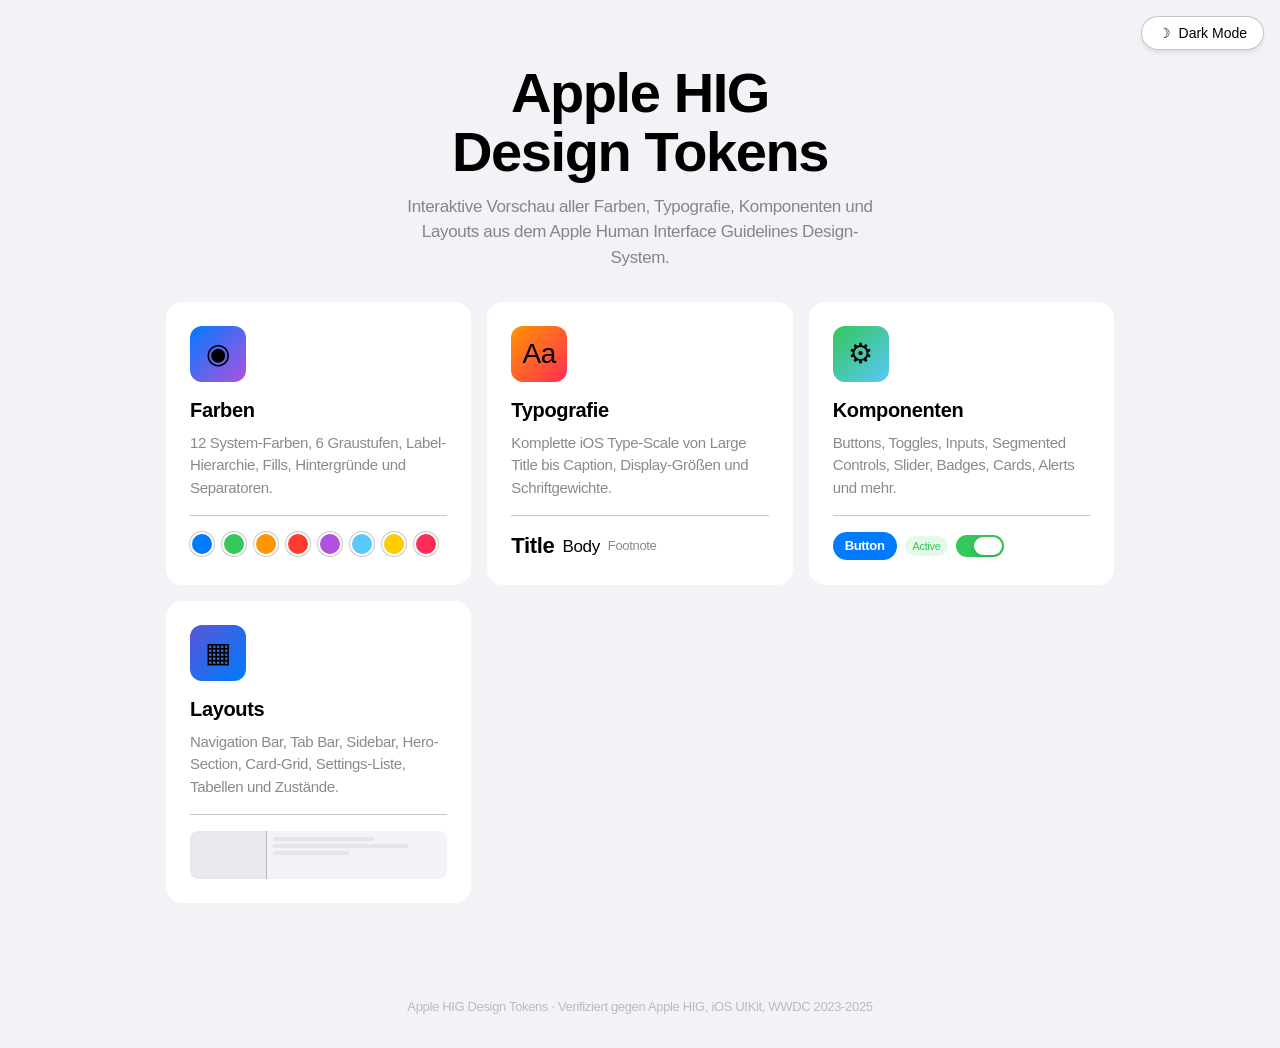
<file: examples/index.html>
<!DOCTYPE html>
<html lang="de">
<head>
  <meta charset="UTF-8">
  <meta name="viewport" content="width=device-width, initial-scale=1.0">
  <title>Apple HIG Design Tokens - Showcase</title>
  <link rel="stylesheet" href="../references/design-tokens.css">
  <style>
    body {
      background: var(--bg-grouped-primary);
      min-height: 100vh;
    }

    .page-header {
      text-align: center;
      padding: var(--space-16) var(--space-4) var(--space-8);
    }

    .page-header h1 {
      font-size: clamp(34px, 6vw, 56px);
      font-weight: 700;
      letter-spacing: -0.025em;
      line-height: 1.05;
      color: var(--label-primary);
      margin-bottom: var(--space-3);
    }

    .page-header p {
      font-size: 17px;
      color: var(--label-secondary);
      max-width: 480px;
      margin: 0 auto;
      line-height: 1.5;
    }

    .theme-toggle {
      position: fixed;
      top: var(--space-4);
      right: var(--space-4);
      z-index: 200;
      display: flex;
      align-items: center;
      gap: var(--space-2);
      padding: 8px 16px;
      background: var(--bg-grouped-secondary);
      border-radius: var(--radius-full);
      border: 1px solid var(--separator);
      box-shadow: var(--shadow-md);
      cursor: pointer;
      font-size: 14px;
      font-weight: 500;
      font-family: var(--font-system);
      color: var(--label-primary);
    }

    .theme-toggle:hover { box-shadow: var(--shadow-lg); }

    .card-grid {
      display: grid;
      grid-template-columns: repeat(auto-fit, minmax(280px, 1fr));
      gap: var(--space-4);
      max-width: 980px;
      margin: 0 auto;
      padding: 0 var(--space-4) var(--space-16);
    }

    .showcase-card {
      background: var(--bg-grouped-secondary);
      border-radius: var(--radius-xl);
      padding: var(--space-6);
      text-decoration: none;
      color: inherit;
      transition: transform var(--duration-normal) var(--ease-out),
                  box-shadow var(--duration-normal) var(--ease-out);
    }

    .showcase-card:hover {
      transform: translateY(-4px);
      box-shadow: 0 12px 40px rgba(0, 0, 0, 0.12);
    }

    .card-icon {
      width: 56px;
      height: 56px;
      display: flex;
      align-items: center;
      justify-content: center;
      font-size: 28px;
      border-radius: var(--radius-lg);
      margin-bottom: var(--space-4);
    }

    .card-title {
      font-size: 20px;
      font-weight: 600;
      color: var(--label-primary);
      margin-bottom: var(--space-2);
    }

    .card-desc {
      font-size: 15px;
      color: var(--label-secondary);
      line-height: 1.5;
    }

    .card-preview {
      margin-top: var(--space-4);
      padding-top: var(--space-4);
      border-top: 1px solid var(--separator);
      display: flex;
      gap: var(--space-2);
      flex-wrap: wrap;
      align-items: center;
    }

    /* Color preview dots */
    .color-dot {
      width: 24px;
      height: 24px;
      border-radius: 50%;
      border: 2px solid var(--bg-grouped-secondary);
      box-shadow: 0 0 0 1px var(--separator);
    }

    /* Type preview */
    .type-preview span {
      display: block;
      color: var(--label-primary);
    }

    /* Component preview */
    .mini-btn {
      display: inline-flex;
      align-items: center;
      justify-content: center;
      height: 28px;
      padding: 0 12px;
      font-size: 13px;
      font-weight: 600;
      font-family: var(--font-system);
      color: white;
      background: var(--system-blue);
      border: none;
      border-radius: var(--radius-full);
    }

    .mini-badge {
      display: inline-flex;
      align-items: center;
      padding: 3px 8px;
      font-size: 11px;
      font-weight: 500;
      border-radius: var(--radius-full);
      color: var(--system-green);
      background: rgba(52, 199, 89, 0.12);
    }

    .mini-toggle {
      width: 48px;
      height: 22px;
      background: var(--system-green);
      border-radius: 22px;
      position: relative;
    }

    .mini-toggle::after {
      content: '';
      position: absolute;
      width: 28px;
      height: 18px;
      background: white;
      border-radius: 18px;
      top: 2px;
      right: 2px;
      box-shadow: 0 2px 6px rgba(0,0,0,0.12);
    }

    /* Layout preview */
    .mini-layout {
      width: 100%;
      height: 48px;
      background: var(--bg-secondary);
      border-radius: var(--radius-md);
      display: flex;
      overflow: hidden;
    }

    .mini-sidebar {
      width: 30%;
      background: var(--fill-quaternary);
      border-right: 1px solid var(--separator);
    }

    .mini-content {
      flex: 1;
      display: flex;
      flex-direction: column;
      gap: 3px;
      padding: 6px;
    }

    .mini-bar {
      height: 4px;
      background: var(--fill-tertiary);
      border-radius: 2px;
    }

    .mini-bar:first-child { width: 60%; }
    .mini-bar:nth-child(2) { width: 80%; }
    .mini-bar:nth-child(3) { width: 45%; }

    .footer {
      text-align: center;
      padding: var(--space-8) var(--space-4);
      color: var(--label-tertiary);
      font-size: 13px;
    }

    .footer a {
      color: var(--system-blue);
      text-decoration: none;
    }

    /* Dark mode overrides for card hover */
    [data-theme="dark"] .showcase-card:hover {
      box-shadow: 0 12px 40px rgba(0, 0, 0, 0.4);
    }
  </style>
</head>
<body>
  <button class="theme-toggle" onclick="toggleTheme()" aria-label="Toggle dark mode">
    <span id="theme-icon">&#9789;</span>
    <span id="theme-label">Dark Mode</span>
  </button>

  <div class="page-header">
    <h1>Apple HIG<br>Design Tokens</h1>
    <p>Interaktive Vorschau aller Farben, Typografie, Komponenten und Layouts aus dem Apple Human Interface Guidelines Design-System.</p>
  </div>

  <div class="card-grid">
    <a href="colors.html" class="showcase-card">
      <div class="card-icon" style="background: linear-gradient(135deg, #007AFF, #AF52DE);">
        <span style="filter: brightness(10);">&#9673;</span>
      </div>
      <div class="card-title">Farben</div>
      <div class="card-desc">12 System-Farben, 6 Graustufen, Label-Hierarchie, Fills, Hintergründe und Separatoren.</div>
      <div class="card-preview">
        <span class="color-dot" style="background: var(--system-blue);"></span>
        <span class="color-dot" style="background: var(--system-green);"></span>
        <span class="color-dot" style="background: var(--system-orange);"></span>
        <span class="color-dot" style="background: var(--system-red);"></span>
        <span class="color-dot" style="background: var(--system-purple);"></span>
        <span class="color-dot" style="background: var(--system-teal);"></span>
        <span class="color-dot" style="background: var(--system-yellow);"></span>
        <span class="color-dot" style="background: var(--system-pink);"></span>
      </div>
    </a>

    <a href="typography.html" class="showcase-card">
      <div class="card-icon" style="background: linear-gradient(135deg, #FF9500, #FF2D55);">
        <span style="filter: brightness(10);">Aa</span>
      </div>
      <div class="card-title">Typografie</div>
      <div class="card-desc">Komplette iOS Type-Scale von Large Title bis Caption, Display-Größen und Schriftgewichte.</div>
      <div class="card-preview type-preview">
        <span style="font-size: 22px; font-weight: 700;">Title</span>
        <span style="font-size: 17px;">Body</span>
        <span style="font-size: 13px; color: var(--label-secondary);">Footnote</span>
      </div>
    </a>

    <a href="components.html" class="showcase-card">
      <div class="card-icon" style="background: linear-gradient(135deg, #34C759, #5AC8FA);">
        <span style="filter: brightness(10);">&#9881;</span>
      </div>
      <div class="card-title">Komponenten</div>
      <div class="card-desc">Buttons, Toggles, Inputs, Segmented Controls, Slider, Badges, Cards, Alerts und mehr.</div>
      <div class="card-preview">
        <span class="mini-btn">Button</span>
        <span class="mini-badge">Active</span>
        <span class="mini-toggle"></span>
      </div>
    </a>

    <a href="layouts.html" class="showcase-card">
      <div class="card-icon" style="background: linear-gradient(135deg, #5856D6, #007AFF);">
        <span style="filter: brightness(10);">&#9638;</span>
      </div>
      <div class="card-title">Layouts</div>
      <div class="card-desc">Navigation Bar, Tab Bar, Sidebar, Hero-Section, Card-Grid, Settings-Liste, Tabellen und Zustände.</div>
      <div class="card-preview">
        <div class="mini-layout">
          <div class="mini-sidebar"></div>
          <div class="mini-content">
            <div class="mini-bar"></div>
            <div class="mini-bar"></div>
            <div class="mini-bar"></div>
          </div>
        </div>
      </div>
    </a>
  </div>

  <div class="footer">
    Apple HIG Design Tokens &middot; Verifiziert gegen Apple HIG, iOS UIKit, WWDC 2023-2025
  </div>

  <script>
    function toggleTheme() {
      const html = document.documentElement;
      const isDark = html.getAttribute('data-theme') === 'dark';
      if (isDark) {
        html.removeAttribute('data-theme');
        html.style.colorScheme = 'light';
        document.getElementById('theme-icon').textContent = '\u263D';
        document.getElementById('theme-label').textContent = 'Dark Mode';
      } else {
        html.setAttribute('data-theme', 'dark');
        html.style.colorScheme = 'dark';
        document.getElementById('theme-icon').textContent = '\u2600';
        document.getElementById('theme-label').textContent = 'Light Mode';
      }
    }
  </script>
</body>
</html>
</file>
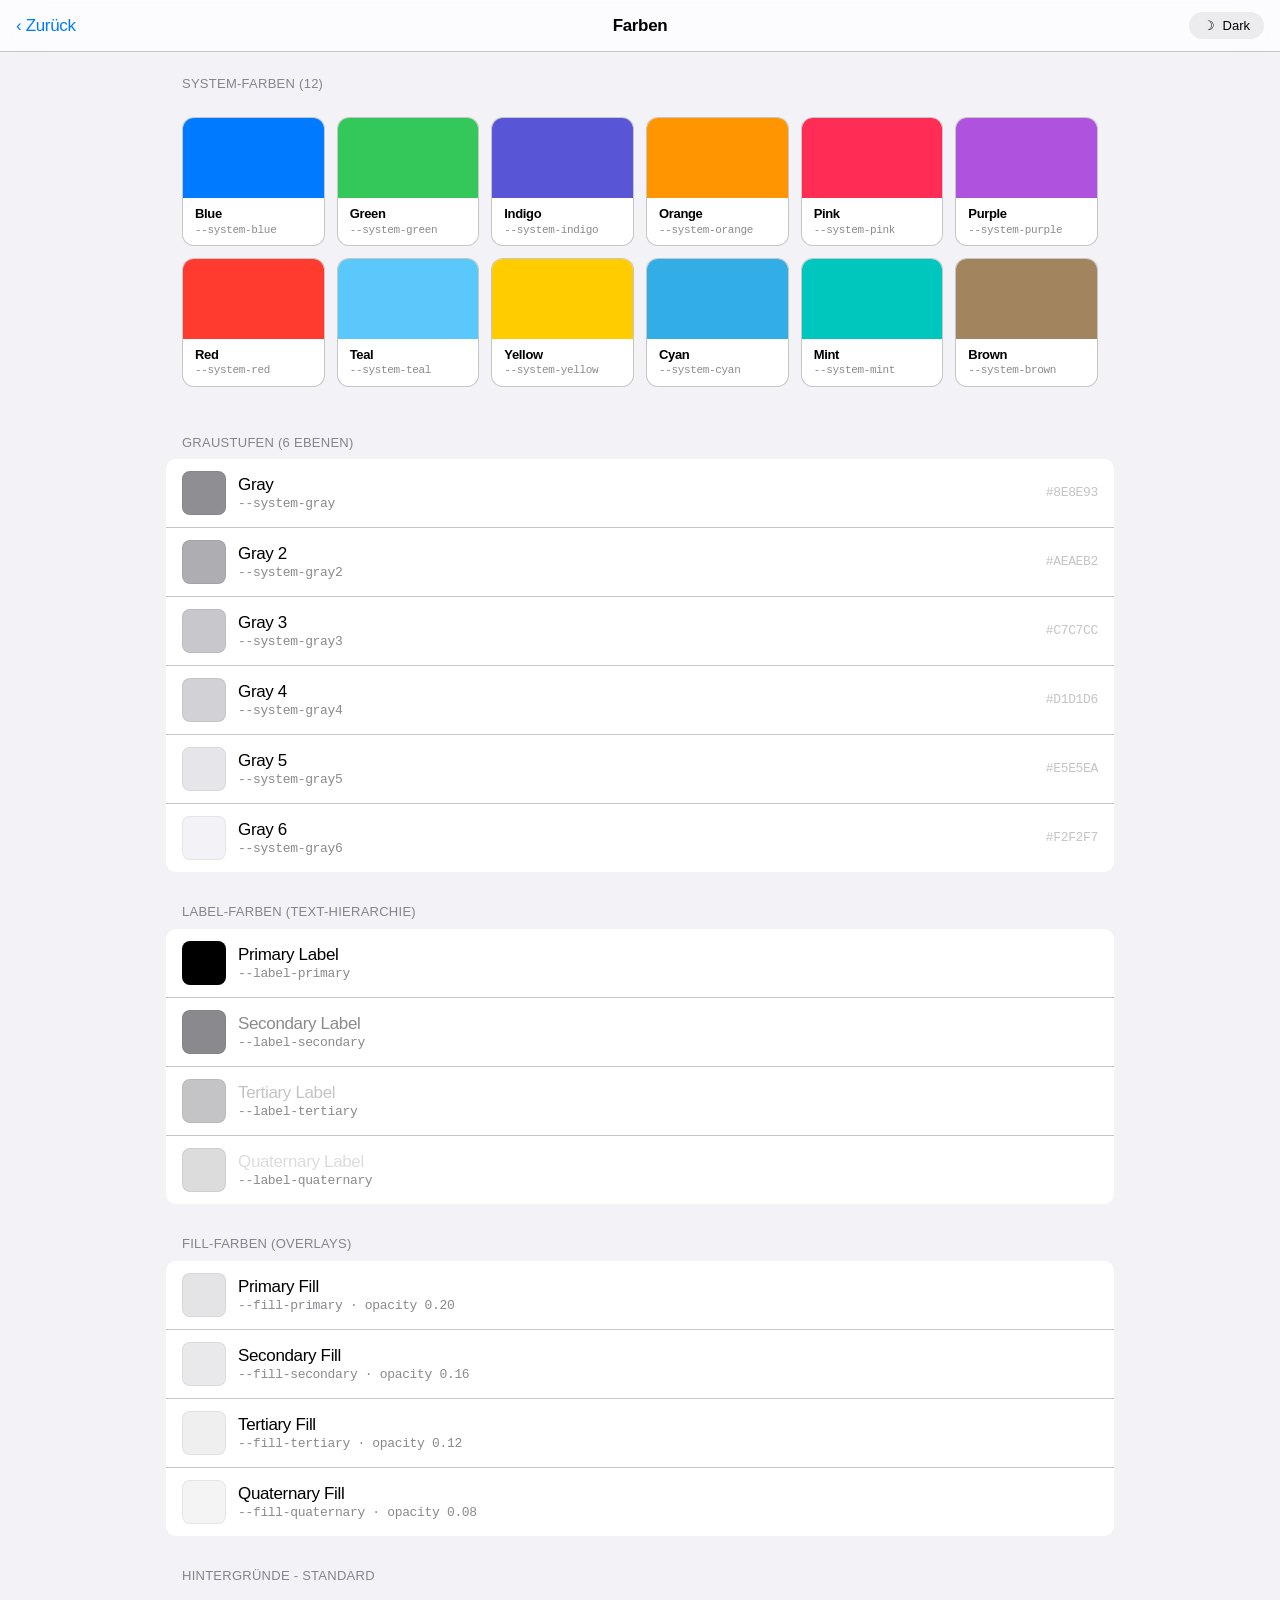
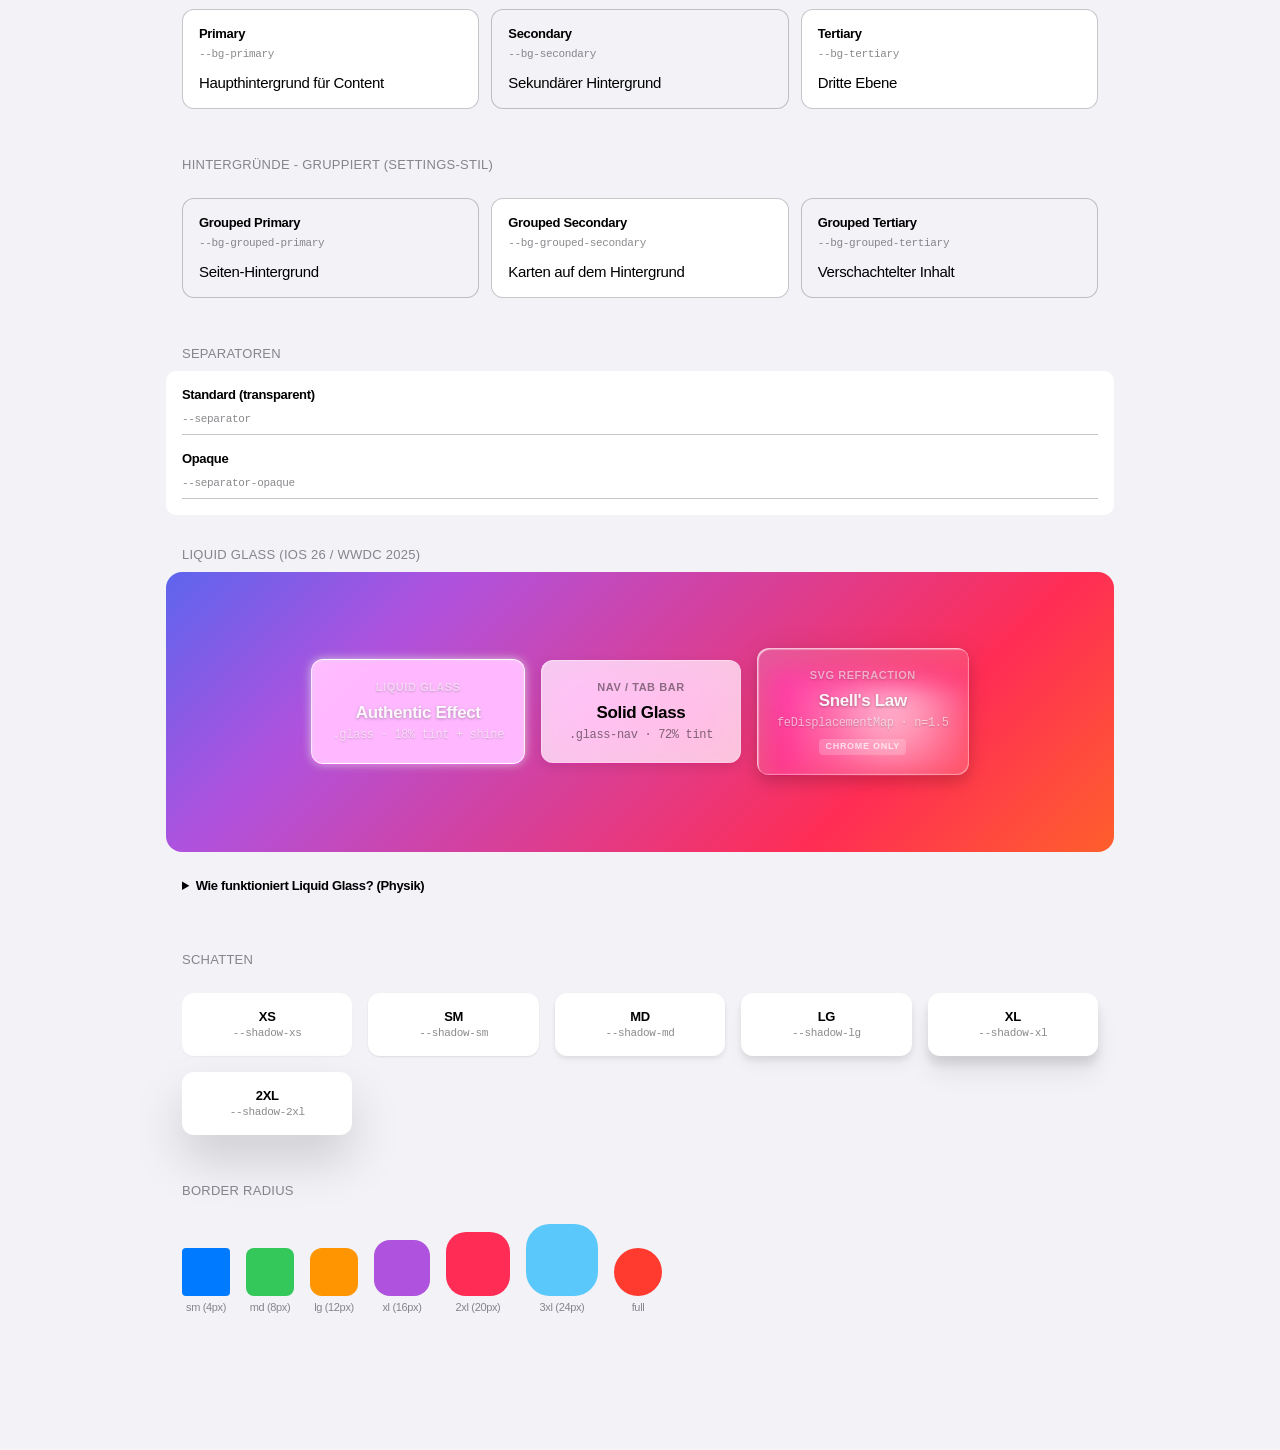
<file: examples/colors.html>
<!DOCTYPE html>
<html lang="de">
<head>
  <meta charset="UTF-8">
  <meta name="viewport" content="width=device-width, initial-scale=1.0">
  <title>Farben - Apple HIG Design Tokens</title>
  <link rel="stylesheet" href="../references/design-tokens.css">
  <style>
    body {
      background: var(--bg-grouped-primary);
      padding-bottom: var(--space-16);
    }

    .topbar {
      position: sticky;
      top: 0;
      z-index: 100;
      display: flex;
      align-items: center;
      justify-content: space-between;
      padding: 0 var(--space-4);
      height: 52px;
      background: rgba(255, 255, 255, 0.72);
      backdrop-filter: blur(20px) saturate(180%);
      -webkit-backdrop-filter: blur(20px) saturate(180%);
      border-bottom: 1px solid var(--separator);
    }

    [data-theme="dark"] .topbar {
      background: rgba(29, 29, 31, 0.72);
    }

    .topbar-back {
      font-size: 17px;
      color: var(--system-blue);
      text-decoration: none;
      display: flex;
      align-items: center;
      gap: var(--space-1);
    }

    .topbar-title {
      font-size: 17px;
      font-weight: 600;
      color: var(--label-primary);
      position: absolute;
      left: 50%;
      transform: translateX(-50%);
    }

    .theme-toggle {
      display: flex;
      align-items: center;
      gap: var(--space-2);
      padding: 6px 14px;
      background: var(--fill-tertiary);
      border-radius: var(--radius-full);
      border: none;
      cursor: pointer;
      font-size: 13px;
      font-weight: 500;
      font-family: var(--font-system);
      color: var(--label-primary);
    }

    .container {
      max-width: 980px;
      margin: 0 auto;
      padding: var(--space-6) var(--space-4);
    }

    .section {
      margin-bottom: var(--space-8);
    }

    .section-title {
      font-size: 13px;
      font-weight: 400;
      color: var(--label-secondary);
      text-transform: uppercase;
      letter-spacing: 0.02em;
      margin-left: var(--space-4);
      margin-bottom: var(--space-2);
    }

    .section-card {
      background: var(--bg-grouped-secondary);
      border-radius: 10px;
      overflow: hidden;
    }

    /* Color swatch row */
    .color-row {
      display: flex;
      align-items: center;
      padding: var(--space-3) var(--space-4);
      min-height: 56px;
      border-bottom: 0.5px solid var(--separator);
      gap: var(--space-3);
    }

    .color-row:last-child { border-bottom: none; }

    .color-swatch {
      width: 44px;
      height: 44px;
      border-radius: var(--radius-md);
      flex-shrink: 0;
      border: 1px solid rgba(0,0,0,0.06);
    }

    [data-theme="dark"] .color-swatch {
      border-color: rgba(255,255,255,0.08);
    }

    .color-info {
      flex: 1;
      min-width: 0;
    }

    .color-name {
      font-size: 17px;
      color: var(--label-primary);
      font-weight: 400;
    }

    .color-var {
      font-size: 13px;
      color: var(--label-secondary);
      font-family: var(--font-mono);
    }

    .color-hex {
      font-size: 13px;
      font-family: var(--font-mono);
      color: var(--label-tertiary);
      flex-shrink: 0;
    }

    /* Color palette grid */
    .palette-grid {
      display: grid;
      grid-template-columns: repeat(auto-fill, minmax(140px, 1fr));
      gap: var(--space-3);
      padding: var(--space-4);
    }

    .palette-item {
      border-radius: var(--radius-lg);
      overflow: hidden;
      background: var(--bg-grouped-secondary);
      border: 1px solid var(--separator);
    }

    .palette-color {
      height: 80px;
    }

    .palette-info {
      padding: var(--space-2) var(--space-3);
    }

    .palette-name {
      font-size: 13px;
      font-weight: 600;
      color: var(--label-primary);
    }

    .palette-value {
      font-size: 11px;
      font-family: var(--font-mono);
      color: var(--label-secondary);
    }

    /* Opacity demo */
    .opacity-strip {
      display: flex;
      height: 44px;
      border-radius: var(--radius-md);
      overflow: hidden;
      border: 1px solid var(--separator);
    }

    .opacity-block {
      flex: 1;
      display: flex;
      align-items: center;
      justify-content: center;
      font-size: 11px;
      font-weight: 500;
    }

    /* Background comparison */
    .bg-compare {
      display: grid;
      grid-template-columns: repeat(auto-fit, minmax(200px, 1fr));
      gap: var(--space-3);
      padding: var(--space-4);
    }

    .bg-sample {
      padding: var(--space-4);
      border-radius: var(--radius-lg);
      border: 1px solid var(--separator);
      min-height: 100px;
    }

    .bg-sample-label {
      font-size: 13px;
      font-weight: 600;
      color: var(--label-primary);
      margin-bottom: var(--space-1);
    }

    .bg-sample-var {
      font-size: 11px;
      font-family: var(--font-mono);
      color: var(--label-secondary);
    }

    .bg-sample-text {
      margin-top: var(--space-3);
      font-size: 15px;
      color: var(--label-primary);
    }

    /* Glass demo -- based on real Liquid Glass implementations */
    .glass-demo {
      position: relative;
      min-height: 280px;
      border-radius: var(--radius-xl);
      overflow: hidden;
      background:
        url('data:image/svg+xml,<svg xmlns="http://www.w3.org/2000/svg" width="400" height="400"><defs><linearGradient id="g" x1="0" y1="0" x2="1" y2="1"><stop offset="0%" stop-color="%23007AFF"/><stop offset="33%" stop-color="%23AF52DE"/><stop offset="66%" stop-color="%23FF2D55"/><stop offset="100%" stop-color="%23FF9500"/></linearGradient></defs><rect fill="url(%23g)" width="400" height="400"/></svg>') center / cover;
      display: flex;
      align-items: center;
      justify-content: center;
      gap: var(--space-4);
      padding: var(--space-6);
      flex-wrap: wrap;
    }

    .glass-panel {
      position: relative;
      isolation: isolate;
      padding: var(--space-5);
      border-radius: var(--radius-lg);
      min-width: 200px;
      text-align: center;
    }

    .glass-panel-label {
      font-size: 11px;
      font-weight: 600;
      text-transform: uppercase;
      letter-spacing: 0.05em;
      color: rgba(255, 255, 255, 0.55);
      text-shadow: 0 1px 2px rgba(0, 0, 0, 0.2);
      margin-bottom: var(--space-2);
    }

    .glass-panel-title {
      font-size: 17px;
      font-weight: 600;
      color: rgba(255, 255, 255, 0.92);
      text-shadow: 0 1px 3px rgba(0, 0, 0, 0.3);
    }

    .glass-panel-sub {
      font-size: 12px;
      font-family: var(--font-mono);
      color: rgba(255, 255, 255, 0.6);
      text-shadow: 0 1px 2px rgba(0, 0, 0, 0.2);
      margin-top: var(--space-1);
    }

    /* Individual glass variant overrides */
    .glass-variant-solid {
      background: rgba(255, 255, 255, 0.72);
      backdrop-filter: var(--backdrop-blur);
      -webkit-backdrop-filter: var(--backdrop-blur);
      box-shadow:
        inset 1px 1px 1px rgba(255, 255, 255, 0.4),
        inset -1px -1px 1px rgba(255, 255, 255, 0.2),
        0 4px 12px rgba(0, 0, 0, 0.1);
    }

    .glass-variant-solid .glass-panel-label { color: rgba(0, 0, 0, 0.45); text-shadow: none; }
    .glass-variant-solid .glass-panel-title { color: #000; text-shadow: none; }
    .glass-variant-solid .glass-panel-sub { color: rgba(0, 0, 0, 0.5); text-shadow: none; }

    /* SVG Refraction panel (Chrome-only enhancement) */
    .glass-variant-refract {
      background: rgba(255, 255, 255, 0.15);
      border: none;
      box-shadow:
        inset 1.5px 1.5px 1px rgba(255, 255, 255, 0.65),
        inset -1px -1px 1px rgba(255, 255, 255, 0.4),
        0 8px 16px rgba(0, 0, 0, 0.15),
        0 0 24px rgba(0, 0, 0, 0.08);
      overflow: hidden;
    }

    .glass-variant-refract .glass-panel-badge {
      display: inline-block;
      font-size: 9px;
      font-weight: 700;
      text-transform: uppercase;
      letter-spacing: 0.08em;
      background: rgba(255, 255, 255, 0.2);
      color: rgba(255, 255, 255, 0.7);
      padding: 2px 6px;
      border-radius: 4px;
      margin-top: var(--space-2);
      text-shadow: none;
    }
  </style>
</head>
<body>
  <nav class="topbar">
    <a href="index.html" class="topbar-back">&#8249; Zurück</a>
    <span class="topbar-title">Farben</span>
    <button class="theme-toggle" onclick="toggleTheme()">
      <span id="theme-icon">&#9789;</span>
      <span id="theme-label">Dark</span>
    </button>
  </nav>

  <div class="container">

    <!-- System Colors as Grid -->
    <div class="section">
      <h2 class="section-title">System-Farben (12)</h2>
      <div class="palette-grid">
        <div class="palette-item">
          <div class="palette-color" style="background: var(--system-blue);"></div>
          <div class="palette-info"><div class="palette-name">Blue</div><div class="palette-value">--system-blue</div></div>
        </div>
        <div class="palette-item">
          <div class="palette-color" style="background: var(--system-green);"></div>
          <div class="palette-info"><div class="palette-name">Green</div><div class="palette-value">--system-green</div></div>
        </div>
        <div class="palette-item">
          <div class="palette-color" style="background: var(--system-indigo);"></div>
          <div class="palette-info"><div class="palette-name">Indigo</div><div class="palette-value">--system-indigo</div></div>
        </div>
        <div class="palette-item">
          <div class="palette-color" style="background: var(--system-orange);"></div>
          <div class="palette-info"><div class="palette-name">Orange</div><div class="palette-value">--system-orange</div></div>
        </div>
        <div class="palette-item">
          <div class="palette-color" style="background: var(--system-pink);"></div>
          <div class="palette-info"><div class="palette-name">Pink</div><div class="palette-value">--system-pink</div></div>
        </div>
        <div class="palette-item">
          <div class="palette-color" style="background: var(--system-purple);"></div>
          <div class="palette-info"><div class="palette-name">Purple</div><div class="palette-value">--system-purple</div></div>
        </div>
        <div class="palette-item">
          <div class="palette-color" style="background: var(--system-red);"></div>
          <div class="palette-info"><div class="palette-name">Red</div><div class="palette-value">--system-red</div></div>
        </div>
        <div class="palette-item">
          <div class="palette-color" style="background: var(--system-teal);"></div>
          <div class="palette-info"><div class="palette-name">Teal</div><div class="palette-value">--system-teal</div></div>
        </div>
        <div class="palette-item">
          <div class="palette-color" style="background: var(--system-yellow);"></div>
          <div class="palette-info"><div class="palette-name">Yellow</div><div class="palette-value">--system-yellow</div></div>
        </div>
        <div class="palette-item">
          <div class="palette-color" style="background: var(--system-cyan);"></div>
          <div class="palette-info"><div class="palette-name">Cyan</div><div class="palette-value">--system-cyan</div></div>
        </div>
        <div class="palette-item">
          <div class="palette-color" style="background: var(--system-mint);"></div>
          <div class="palette-info"><div class="palette-name">Mint</div><div class="palette-value">--system-mint</div></div>
        </div>
        <div class="palette-item">
          <div class="palette-color" style="background: var(--system-brown);"></div>
          <div class="palette-info"><div class="palette-name">Brown</div><div class="palette-value">--system-brown</div></div>
        </div>
      </div>
    </div>

    <!-- Gray Scale -->
    <div class="section">
      <h2 class="section-title">Graustufen (6 Ebenen)</h2>
      <div class="section-card">
        <div class="color-row">
          <div class="color-swatch" style="background: var(--system-gray);"></div>
          <div class="color-info"><div class="color-name">Gray</div><div class="color-var">--system-gray</div></div>
          <div class="color-hex">#8E8E93</div>
        </div>
        <div class="color-row">
          <div class="color-swatch" style="background: var(--system-gray2);"></div>
          <div class="color-info"><div class="color-name">Gray 2</div><div class="color-var">--system-gray2</div></div>
          <div class="color-hex">#AEAEB2</div>
        </div>
        <div class="color-row">
          <div class="color-swatch" style="background: var(--system-gray3);"></div>
          <div class="color-info"><div class="color-name">Gray 3</div><div class="color-var">--system-gray3</div></div>
          <div class="color-hex">#C7C7CC</div>
        </div>
        <div class="color-row">
          <div class="color-swatch" style="background: var(--system-gray4);"></div>
          <div class="color-info"><div class="color-name">Gray 4</div><div class="color-var">--system-gray4</div></div>
          <div class="color-hex">#D1D1D6</div>
        </div>
        <div class="color-row">
          <div class="color-swatch" style="background: var(--system-gray5);"></div>
          <div class="color-info"><div class="color-name">Gray 5</div><div class="color-var">--system-gray5</div></div>
          <div class="color-hex">#E5E5EA</div>
        </div>
        <div class="color-row">
          <div class="color-swatch" style="background: var(--system-gray6);"></div>
          <div class="color-info"><div class="color-name">Gray 6</div><div class="color-var">--system-gray6</div></div>
          <div class="color-hex">#F2F2F7</div>
        </div>
      </div>
    </div>

    <!-- Label Colors -->
    <div class="section">
      <h2 class="section-title">Label-Farben (Text-Hierarchie)</h2>
      <div class="section-card">
        <div class="color-row">
          <div class="color-swatch" style="background: var(--label-primary);"></div>
          <div class="color-info">
            <div class="color-name" style="color: var(--label-primary);">Primary Label</div>
            <div class="color-var">--label-primary</div>
          </div>
        </div>
        <div class="color-row">
          <div class="color-swatch" style="background: var(--label-secondary);"></div>
          <div class="color-info">
            <div class="color-name" style="color: var(--label-secondary);">Secondary Label</div>
            <div class="color-var">--label-secondary</div>
          </div>
        </div>
        <div class="color-row">
          <div class="color-swatch" style="background: var(--label-tertiary);"></div>
          <div class="color-info">
            <div class="color-name" style="color: var(--label-tertiary);">Tertiary Label</div>
            <div class="color-var">--label-tertiary</div>
          </div>
        </div>
        <div class="color-row">
          <div class="color-swatch" style="background: var(--label-quaternary);"></div>
          <div class="color-info">
            <div class="color-name" style="color: var(--label-quaternary);">Quaternary Label</div>
            <div class="color-var">--label-quaternary</div>
          </div>
        </div>
      </div>
    </div>

    <!-- Fill Colors -->
    <div class="section">
      <h2 class="section-title">Fill-Farben (Overlays)</h2>
      <div class="section-card">
        <div class="color-row">
          <div class="color-swatch" style="background: var(--fill-primary);"></div>
          <div class="color-info"><div class="color-name">Primary Fill</div><div class="color-var">--fill-primary &middot; opacity 0.20</div></div>
        </div>
        <div class="color-row">
          <div class="color-swatch" style="background: var(--fill-secondary);"></div>
          <div class="color-info"><div class="color-name">Secondary Fill</div><div class="color-var">--fill-secondary &middot; opacity 0.16</div></div>
        </div>
        <div class="color-row">
          <div class="color-swatch" style="background: var(--fill-tertiary);"></div>
          <div class="color-info"><div class="color-name">Tertiary Fill</div><div class="color-var">--fill-tertiary &middot; opacity 0.12</div></div>
        </div>
        <div class="color-row">
          <div class="color-swatch" style="background: var(--fill-quaternary);"></div>
          <div class="color-info"><div class="color-name">Quaternary Fill</div><div class="color-var">--fill-quaternary &middot; opacity 0.08</div></div>
        </div>
      </div>
    </div>

    <!-- Background Colors -->
    <div class="section">
      <h2 class="section-title">Hintergründe - Standard</h2>
      <div class="bg-compare">
        <div class="bg-sample" style="background: var(--bg-primary);">
          <div class="bg-sample-label">Primary</div>
          <div class="bg-sample-var">--bg-primary</div>
          <div class="bg-sample-text">Haupthintergrund für Content</div>
        </div>
        <div class="bg-sample" style="background: var(--bg-secondary);">
          <div class="bg-sample-label">Secondary</div>
          <div class="bg-sample-var">--bg-secondary</div>
          <div class="bg-sample-text">Sekundärer Hintergrund</div>
        </div>
        <div class="bg-sample" style="background: var(--bg-tertiary);">
          <div class="bg-sample-label">Tertiary</div>
          <div class="bg-sample-var">--bg-tertiary</div>
          <div class="bg-sample-text">Dritte Ebene</div>
        </div>
      </div>
    </div>

    <div class="section">
      <h2 class="section-title">Hintergründe - Gruppiert (Settings-Stil)</h2>
      <div class="bg-compare">
        <div class="bg-sample" style="background: var(--bg-grouped-primary);">
          <div class="bg-sample-label">Grouped Primary</div>
          <div class="bg-sample-var">--bg-grouped-primary</div>
          <div class="bg-sample-text">Seiten-Hintergrund</div>
        </div>
        <div class="bg-sample" style="background: var(--bg-grouped-secondary);">
          <div class="bg-sample-label">Grouped Secondary</div>
          <div class="bg-sample-var">--bg-grouped-secondary</div>
          <div class="bg-sample-text">Karten auf dem Hintergrund</div>
        </div>
        <div class="bg-sample" style="background: var(--bg-grouped-tertiary);">
          <div class="bg-sample-label">Grouped Tertiary</div>
          <div class="bg-sample-var">--bg-grouped-tertiary</div>
          <div class="bg-sample-text">Verschachtelter Inhalt</div>
        </div>
      </div>
    </div>

    <!-- Separators -->
    <div class="section">
      <h2 class="section-title">Separatoren</h2>
      <div class="section-card" style="padding: var(--space-4);">
        <div style="margin-bottom: var(--space-4);">
          <div style="font-size: 13px; font-weight: 600; color: var(--label-primary); margin-bottom: var(--space-2);">Standard (transparent)</div>
          <div style="font-size: 11px; font-family: var(--font-mono); color: var(--label-secondary); margin-bottom: var(--space-2);">--separator</div>
          <div style="height: 1px; background: var(--separator);"></div>
        </div>
        <div>
          <div style="font-size: 13px; font-weight: 600; color: var(--label-primary); margin-bottom: var(--space-2);">Opaque</div>
          <div style="font-size: 11px; font-family: var(--font-mono); color: var(--label-secondary); margin-bottom: var(--space-2);">--separator-opaque</div>
          <div style="height: 1px; background: var(--separator-opaque);"></div>
        </div>
      </div>
    </div>

    <!-- Glass Effects -->
    <div class="section">
      <h2 class="section-title">Liquid Glass (iOS 26 / WWDC 2025)</h2>
      <div class="glass-demo">

        <!-- Authentic Liquid Glass: low tint + inset shine + white text -->
        <div class="glass-panel glass">
          <div class="glass-panel-label">Liquid Glass</div>
          <div class="glass-panel-title">Authentic Effect</div>
          <div class="glass-panel-sub">.glass &middot; 18% tint + shine</div>
        </div>

        <!-- Nav/Tab glass: higher opacity for daily readability -->
        <div class="glass-panel glass-variant-solid">
          <div class="glass-panel-label">Nav / Tab Bar</div>
          <div class="glass-panel-title">Solid Glass</div>
          <div class="glass-panel-sub">.glass-nav &middot; 72% tint</div>
        </div>

        <!-- SVG Refraction: physics-based distortion (Chrome only) -->
        <div class="glass-panel glass-variant-refract" id="refract-panel">
          <div class="glass-panel-label">SVG Refraction</div>
          <div class="glass-panel-title">Snell's Law</div>
          <div class="glass-panel-sub">feDisplacementMap &middot; n=1.5</div>
          <div class="glass-panel-badge">Chrome only</div>
        </div>

      </div>

      <!-- Physics explanation -->
      <div style="padding: var(--space-4); margin-top: var(--space-2);">
        <details style="font-size: 13px; color: var(--label-secondary); line-height: 1.6;">
          <summary style="font-weight: 600; color: var(--label-primary); cursor: pointer; margin-bottom: var(--space-2);">Wie funktioniert Liquid Glass? (Physik)</summary>
          <p style="margin-bottom: var(--space-2);">
            <strong>Snell's Law:</strong> n&sub1;&middot;sin(&theta;&sub1;) = n&sub2;&middot;sin(&theta;&sub2;) &mdash; Brechungsindex Luft=1, Glas=1.5
          </p>
          <p style="margin-bottom: var(--space-2);">
            <strong>Oberflächenprofil:</strong> Apple nutzt die Squircle-Kurve y = &nbsp;<sup>4</sup>&radic;(1 &minus; (1&minus;x)&sup4;) für weiche Kantenübergänge statt harter Kugel.
          </p>
          <p style="margin-bottom: var(--space-2);">
            <strong>3 Ebenen:</strong> 1) CSS-only (blur + inset shadows) &mdash; alle Browser. 2) SVG feDisplacementMap für echte Lichtbrechung &mdash; nur Chrome. 3) WebGL Shader für vollständige Physik &mdash; GPU-intensive.
          </p>
          <p style="font-family: var(--font-mono); font-size: 11px; background: var(--fill-tertiary); padding: var(--space-2); border-radius: var(--radius-md);">
            Displacement-Vektor &rarr; RGB: r = 128 + x&middot;127, g = 128 + y&middot;127 &mdash; 128 = neutral (keine Verschiebung)
          </p>
          <p style="margin-top: var(--space-2); font-size: 11px;">
            Quelle: <a href="https://kube.io/blog/liquid-glass-css-svg/" style="color: var(--system-blue);">kube.io/blog/liquid-glass-css-svg</a>
          </p>
        </details>
      </div>
    </div>

    <!-- Shadows -->
    <div class="section">
      <h2 class="section-title">Schatten</h2>
      <div style="display: grid; grid-template-columns: repeat(auto-fit, minmax(140px, 1fr)); gap: var(--space-4); padding: var(--space-4);">
        <div style="background: var(--bg-grouped-secondary); padding: var(--space-4); border-radius: var(--radius-lg); text-align: center; box-shadow: var(--shadow-xs);">
          <div style="font-size: 13px; font-weight: 600; color: var(--label-primary);">XS</div>
          <div style="font-size: 11px; font-family: var(--font-mono); color: var(--label-secondary);">--shadow-xs</div>
        </div>
        <div style="background: var(--bg-grouped-secondary); padding: var(--space-4); border-radius: var(--radius-lg); text-align: center; box-shadow: var(--shadow-sm);">
          <div style="font-size: 13px; font-weight: 600; color: var(--label-primary);">SM</div>
          <div style="font-size: 11px; font-family: var(--font-mono); color: var(--label-secondary);">--shadow-sm</div>
        </div>
        <div style="background: var(--bg-grouped-secondary); padding: var(--space-4); border-radius: var(--radius-lg); text-align: center; box-shadow: var(--shadow-md);">
          <div style="font-size: 13px; font-weight: 600; color: var(--label-primary);">MD</div>
          <div style="font-size: 11px; font-family: var(--font-mono); color: var(--label-secondary);">--shadow-md</div>
        </div>
        <div style="background: var(--bg-grouped-secondary); padding: var(--space-4); border-radius: var(--radius-lg); text-align: center; box-shadow: var(--shadow-lg);">
          <div style="font-size: 13px; font-weight: 600; color: var(--label-primary);">LG</div>
          <div style="font-size: 11px; font-family: var(--font-mono); color: var(--label-secondary);">--shadow-lg</div>
        </div>
        <div style="background: var(--bg-grouped-secondary); padding: var(--space-4); border-radius: var(--radius-lg); text-align: center; box-shadow: var(--shadow-xl);">
          <div style="font-size: 13px; font-weight: 600; color: var(--label-primary);">XL</div>
          <div style="font-size: 11px; font-family: var(--font-mono); color: var(--label-secondary);">--shadow-xl</div>
        </div>
        <div style="background: var(--bg-grouped-secondary); padding: var(--space-4); border-radius: var(--radius-lg); text-align: center; box-shadow: var(--shadow-2xl);">
          <div style="font-size: 13px; font-weight: 600; color: var(--label-primary);">2XL</div>
          <div style="font-size: 11px; font-family: var(--font-mono); color: var(--label-secondary);">--shadow-2xl</div>
        </div>
      </div>
    </div>

    <!-- Border Radius -->
    <div class="section">
      <h2 class="section-title">Border Radius</h2>
      <div style="display: flex; flex-wrap: wrap; gap: var(--space-4); padding: var(--space-4); align-items: end;">
        <div style="text-align: center;">
          <div style="width: 48px; height: 48px; background: var(--system-blue); border-radius: var(--radius-sm);"></div>
          <div style="font-size: 11px; color: var(--label-secondary); margin-top: var(--space-1);">sm (4px)</div>
        </div>
        <div style="text-align: center;">
          <div style="width: 48px; height: 48px; background: var(--system-green); border-radius: var(--radius-md);"></div>
          <div style="font-size: 11px; color: var(--label-secondary); margin-top: var(--space-1);">md (8px)</div>
        </div>
        <div style="text-align: center;">
          <div style="width: 48px; height: 48px; background: var(--system-orange); border-radius: var(--radius-lg);"></div>
          <div style="font-size: 11px; color: var(--label-secondary); margin-top: var(--space-1);">lg (12px)</div>
        </div>
        <div style="text-align: center;">
          <div style="width: 56px; height: 56px; background: var(--system-purple); border-radius: var(--radius-xl);"></div>
          <div style="font-size: 11px; color: var(--label-secondary); margin-top: var(--space-1);">xl (16px)</div>
        </div>
        <div style="text-align: center;">
          <div style="width: 64px; height: 64px; background: var(--system-pink); border-radius: var(--radius-2xl);"></div>
          <div style="font-size: 11px; color: var(--label-secondary); margin-top: var(--space-1);">2xl (20px)</div>
        </div>
        <div style="text-align: center;">
          <div style="width: 72px; height: 72px; background: var(--system-teal); border-radius: var(--radius-3xl);"></div>
          <div style="font-size: 11px; color: var(--label-secondary); margin-top: var(--space-1);">3xl (24px)</div>
        </div>
        <div style="text-align: center;">
          <div style="width: 48px; height: 48px; background: var(--system-red); border-radius: var(--radius-full);"></div>
          <div style="font-size: 11px; color: var(--label-secondary); margin-top: var(--space-1);">full</div>
        </div>
      </div>
    </div>

  </div>

  <!-- SVG filter for refraction displacement (hidden, referenced by CSS) -->
  <svg width="0" height="0" style="position: absolute;" aria-hidden="true">
    <defs>
      <filter id="liquid-glass-filter" color-interpolation-filters="sRGB">
        <feImage id="lg-displacement-image" x="0" y="0" width="200" height="200" result="displacement_map" />
        <feDisplacementMap in="SourceGraphic" in2="displacement_map" scale="12" xChannelSelector="R" yChannelSelector="G" result="refracted" />
        <feGaussianBlur in="SourceGraphic" stdDeviation="8" result="blurred" />
        <feBlend in="refracted" in2="blurred" mode="normal" result="glass_base" />
        <feSpecularLighting in="displacement_map" surfaceScale="3" specularConstant="0.6" specularExponent="25" result="specular">
          <fePointLight x="100" y="30" z="120" />
        </feSpecularLighting>
        <feComposite in="specular" in2="SourceGraphic" operator="in" result="specular_masked" />
        <feBlend in="glass_base" in2="specular_masked" mode="screen" />
      </filter>
    </defs>
  </svg>

  <script>
    /**
     * Liquid Glass Displacement Map Generator
     * Based on Snell's Law (n=1.5) with squircle surface profile.
     * Reference: kube.io/blog/liquid-glass-css-svg/
     */
    function generateDisplacementMap(size) {
      const canvas = document.createElement('canvas');
      canvas.width = size;
      canvas.height = size;
      const ctx = canvas.getContext('2d');
      const imageData = ctx.createImageData(size, size);
      const data = imageData.data;
      const center = size / 2;
      const radius = size / 2;
      const n = 1.5; // glass refractive index

      // Squircle surface: y = (1 - (1-x)^4)^(1/4) — Apple's preferred curve
      function squircle(t) {
        const clamped = Math.max(0, Math.min(1, t));
        return Math.pow(1 - Math.pow(1 - clamped, 4), 0.25);
      }

      for (let py = 0; py < size; py++) {
        for (let px = 0; px < size; px++) {
          const dx = (px - center) / radius;
          const dy = (py - center) / radius;
          const dist = Math.sqrt(dx * dx + dy * dy);
          const idx = (py * size + px) * 4;

          if (dist >= 1.0) {
            // Outside glass: no displacement
            data[idx]     = 128;
            data[idx + 1] = 128;
            data[idx + 2] = 128;
            data[idx + 3] = 255;
            continue;
          }

          // Distance from edge (0 at edge, 1 at center)
          const distFromEdge = 1 - dist;
          const height = squircle(distFromEdge);

          // Surface normal via finite difference
          const delta = 0.001;
          const h1 = squircle(distFromEdge - delta);
          const h2 = squircle(distFromEdge + delta);
          const derivative = (h2 - h1) / (2 * delta);

          // Angle of incidence from surface normal
          const normalMag = Math.sqrt(derivative * derivative + 1);
          const sinTheta1 = Math.abs(derivative) / normalMag;

          // Snell's Law: sin(theta2) = sin(theta1) / n
          const sinTheta2 = sinTheta1 / n;
          const displacement = (sinTheta1 - sinTheta2) * height * 0.8;

          // Direction: radial from center
          const angle = Math.atan2(dy, dx);
          const displaceX = Math.cos(angle) * displacement;
          const displaceY = Math.sin(angle) * displacement;

          // Encode as RGB (128 = neutral, range mapped to 0-255)
          data[idx]     = Math.round(128 + displaceX * 127);
          data[idx + 1] = Math.round(128 + displaceY * 127);
          data[idx + 2] = 128;
          data[idx + 3] = 255;
        }
      }

      ctx.putImageData(imageData, 0, 0);
      return canvas.toDataURL();
    }

    // Apply displacement map to SVG filter and enable refraction panel
    function initRefraction() {
      const panel = document.getElementById('refract-panel');
      if (!panel) return;

      const mapUrl = generateDisplacementMap(200);
      const feImage = document.getElementById('lg-displacement-image');
      if (feImage) {
        feImage.setAttribute('href', mapUrl);
      }

      // Apply SVG filter as backdrop-filter (Chrome only)
      panel.style.backdropFilter = 'url(#liquid-glass-filter) blur(12px) saturate(180%)';
      panel.style.webkitBackdropFilter = 'url(#liquid-glass-filter) blur(12px) saturate(180%)';

      // Fallback: if backdrop-filter with SVG doesn't work, use standard blur
      requestAnimationFrame(() => {
        const computed = getComputedStyle(panel).backdropFilter;
        if (!computed || computed === 'none') {
          panel.style.backdropFilter = 'blur(20px) saturate(180%)';
          panel.style.webkitBackdropFilter = 'blur(20px) saturate(180%)';
          // Update badge to indicate fallback
          const badge = panel.querySelector('.glass-panel-badge');
          if (badge) badge.textContent = 'Fallback (blur only)';
        }
      });
    }

    initRefraction();

    function toggleTheme() {
      const html = document.documentElement;
      const isDark = html.getAttribute('data-theme') === 'dark';
      if (isDark) {
        html.removeAttribute('data-theme');
        html.style.colorScheme = 'light';
        document.getElementById('theme-icon').textContent = '\u263D';
        document.getElementById('theme-label').textContent = 'Dark';
      } else {
        html.setAttribute('data-theme', 'dark');
        html.style.colorScheme = 'dark';
        document.getElementById('theme-icon').textContent = '\u2600';
        document.getElementById('theme-label').textContent = 'Light';
      }
    }
  </script>
</body>
</html>
</file>
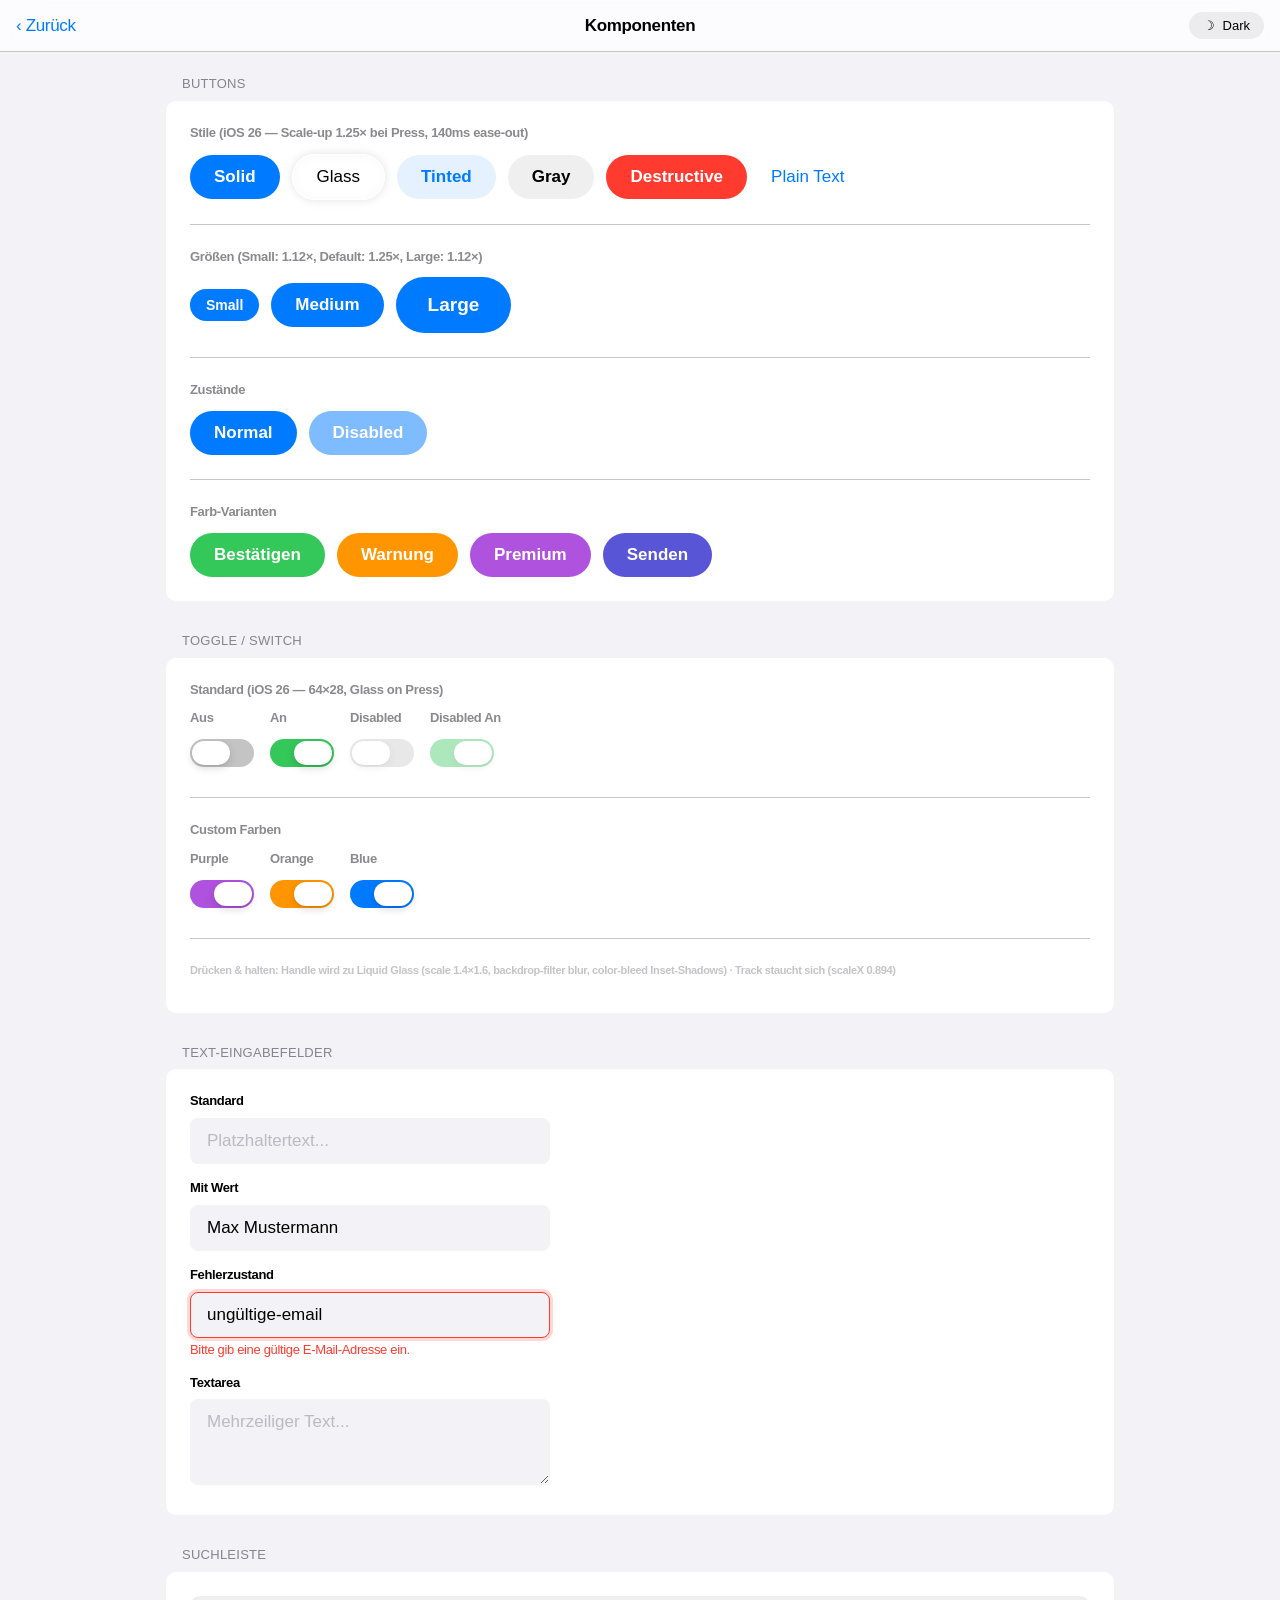
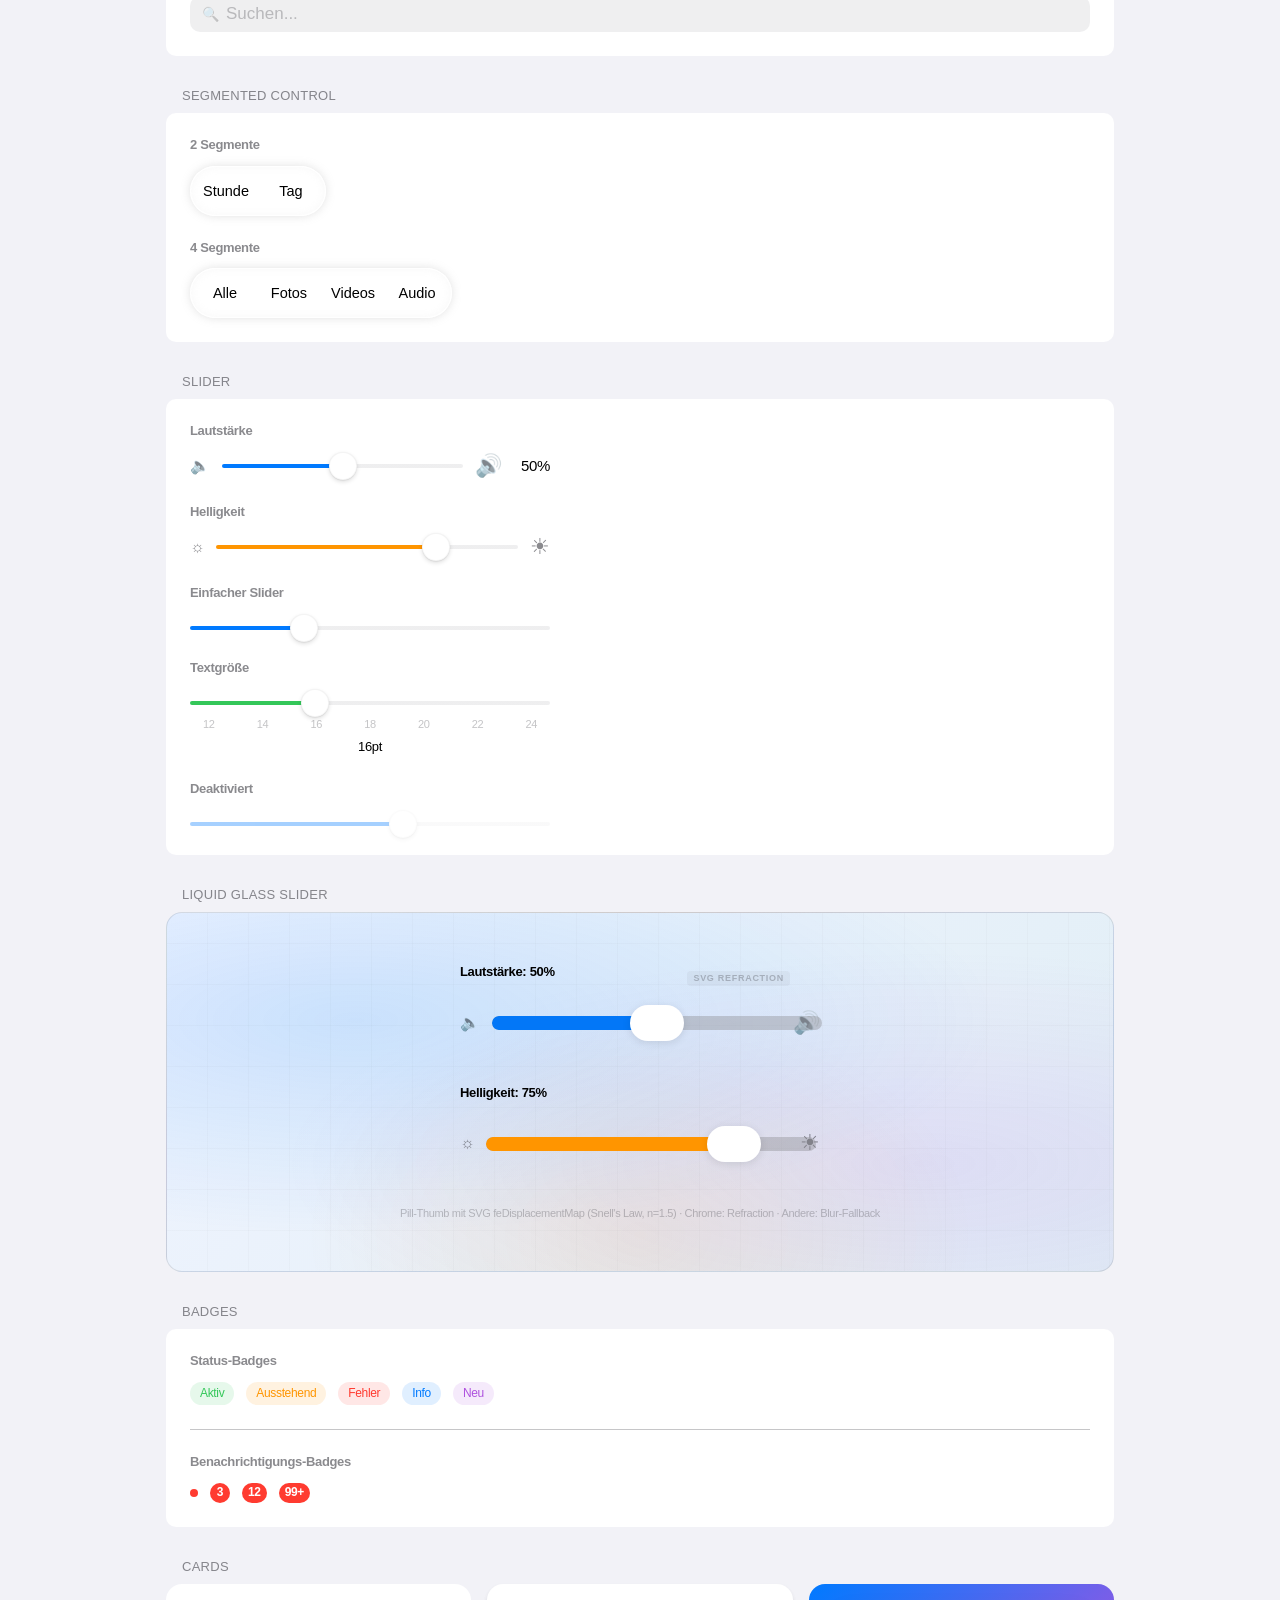
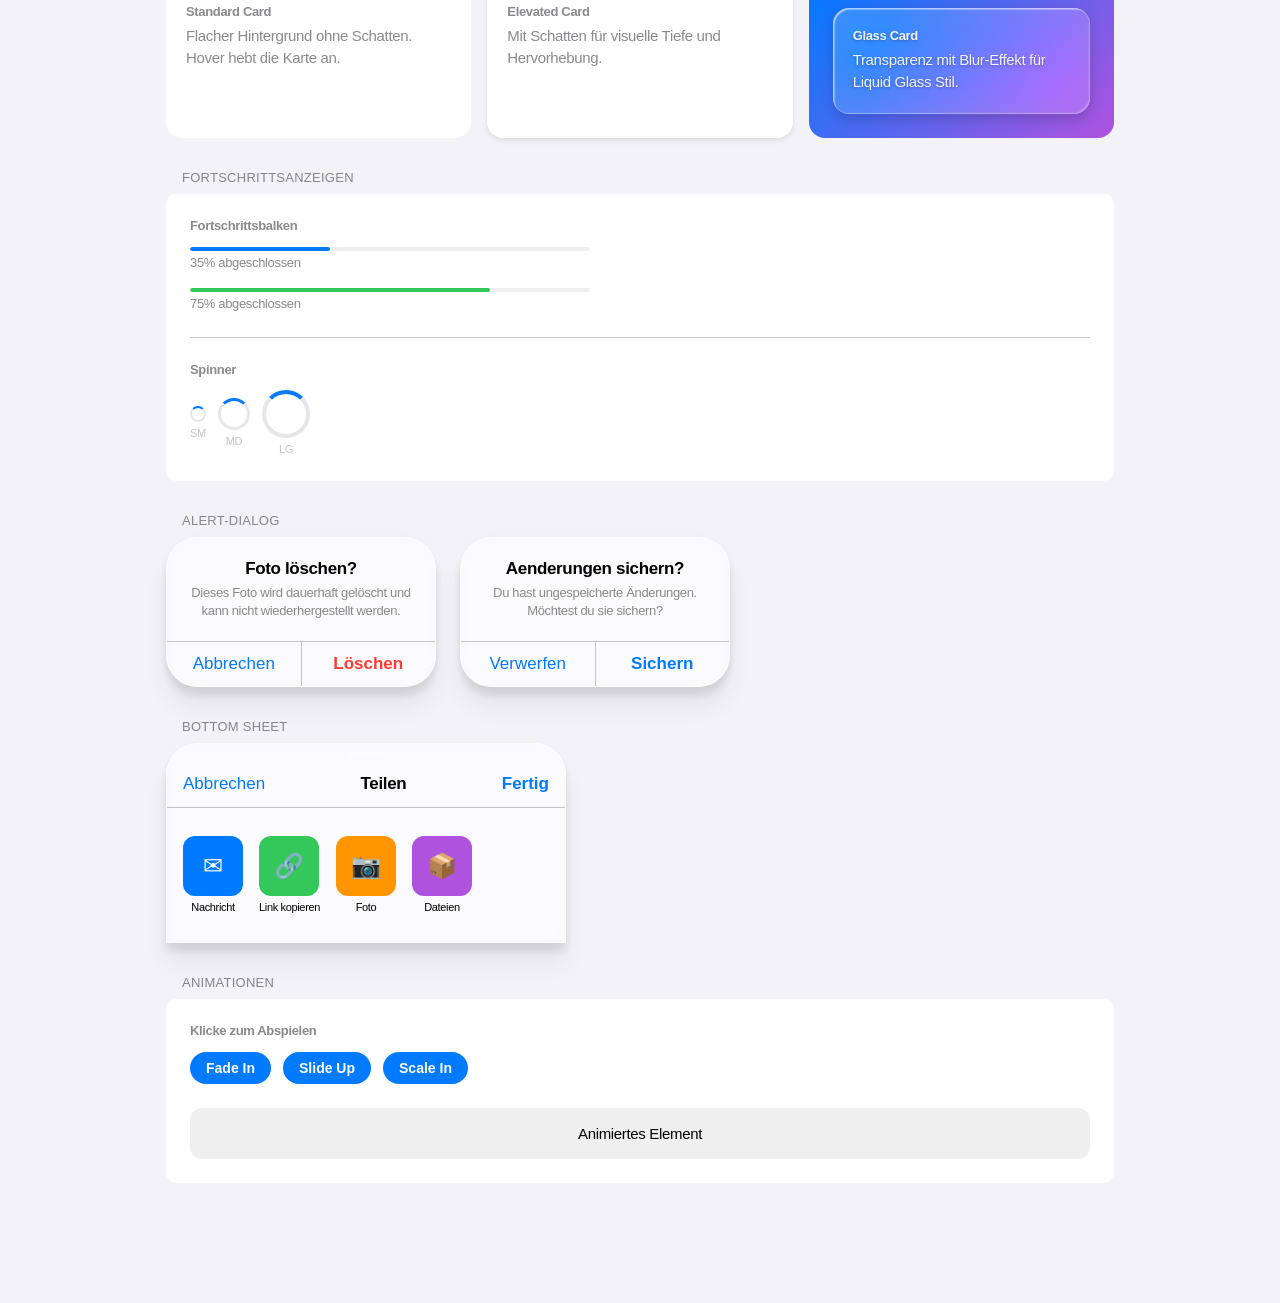
<file: examples/components.html>
<!DOCTYPE html>
<html lang="de">
<head>
  <meta charset="UTF-8">
  <meta name="viewport" content="width=device-width, initial-scale=1.0">
  <title>Komponenten - Apple HIG Design Tokens</title>
  <link rel="stylesheet" href="../references/design-tokens.css">
  <style>
    body {
      background: var(--bg-grouped-primary);
      padding-bottom: var(--space-16);
    }

    .topbar {
      position: sticky;
      top: 0;
      z-index: 100;
      display: flex;
      align-items: center;
      justify-content: space-between;
      padding: 0 var(--space-4);
      height: 52px;
      background: rgba(255, 255, 255, 0.72);
      backdrop-filter: blur(20px) saturate(180%);
      -webkit-backdrop-filter: blur(20px) saturate(180%);
      border-bottom: 1px solid var(--separator);
    }

    [data-theme="dark"] .topbar {
      background: rgba(29, 29, 31, 0.72);
    }

    .topbar-back {
      font-size: 17px;
      color: var(--system-blue);
      text-decoration: none;
    }

    .topbar-title {
      font-size: 17px;
      font-weight: 600;
      color: var(--label-primary);
      position: absolute;
      left: 50%;
      transform: translateX(-50%);
    }

    .theme-toggle {
      display: flex;
      align-items: center;
      gap: var(--space-2);
      padding: 6px 14px;
      background: var(--fill-tertiary);
      border-radius: var(--radius-full);
      border: none;
      cursor: pointer;
      font-size: 13px;
      font-weight: 500;
      font-family: var(--font-system);
      color: var(--label-primary);
    }

    .container {
      max-width: 980px;
      margin: 0 auto;
      padding: var(--space-6) var(--space-4);
    }

    .section { margin-bottom: var(--space-8); }

    .section-title {
      font-size: 13px;
      font-weight: 400;
      color: var(--label-secondary);
      text-transform: uppercase;
      letter-spacing: 0.02em;
      margin-left: var(--space-4);
      margin-bottom: var(--space-2);
    }

    .section-card {
      background: var(--bg-grouped-secondary);
      border-radius: 10px;
      padding: var(--space-6);
    }

    .component-label {
      font-size: 13px;
      font-weight: 600;
      color: var(--label-secondary);
      margin-bottom: var(--space-3);
    }

    .component-row {
      display: flex;
      flex-wrap: wrap;
      gap: var(--space-3);
      align-items: center;
      margin-bottom: var(--space-6);
    }

    .component-row:last-child { margin-bottom: 0; }

    .divider {
      height: 1px;
      background: var(--separator);
      margin: var(--space-6) 0;
    }

    /* ==================== BUTTONS — iOS 26 ==================== */
    /* Scale-up on press (from ionic-theme-ios26 ion-button.scss):
       Small: 1.12 (icon-only: 1.18), Default: 1.25 (icon-only: 1.32), Large: 1.12 (icon-only: 1.22)
       Hover: opacity 0.72. Activated: text fades to 10%. transition: 140ms ease-out */

    /* Solid fill — submit-style button */
    .btn-primary {
      display: inline-flex;
      align-items: center;
      justify-content: center;
      gap: var(--space-2);
      min-height: 44px;
      padding: 12px 24px;
      font-family: var(--font-system);
      font-size: 17px;
      font-weight: 600;
      color: white;
      background: var(--system-blue);
      border: none;
      border-radius: 24px;
      cursor: pointer;
      transition: transform var(--duration-activated, 140ms) ease-out,
                  opacity var(--duration-activated, 140ms) ease-out;
    }
    .btn-primary:hover { opacity: 0.72; }
    .btn-primary:active {
      transform: scale(1.25) translateZ(0);
      box-shadow:
        inset 0 0 8px 0 rgba(var(--glass-shadow-rgb), 0.2),
        0 0 8px -4px rgba(var(--glass-shadow-rgb), 0.92);
    }
    .btn-primary:disabled { opacity: 0.5; cursor: not-allowed; transform: none; }
    .btn-primary:focus-visible { box-shadow: var(--shadow-focus); }

    /* Default fill — glass background (iOS 26 default button style) */
    .btn-glass {
      display: inline-flex;
      align-items: center;
      justify-content: center;
      gap: var(--space-2);
      min-height: 44px;
      padding: 12px 24px;
      font-family: var(--font-system);
      font-size: 17px;
      font-weight: 500;
      color: var(--label-primary);
      background: rgba(var(--glass-bg-rgb), var(--glass-opacity, 0.72));
      backdrop-filter: blur(var(--glass-blur, 2px)) saturate(var(--glass-saturate, 360%));
      -webkit-backdrop-filter: blur(var(--glass-blur, 2px)) saturate(var(--glass-saturate, 360%));
      box-shadow:
        inset 0 0 8px 0 rgba(var(--glass-shadow-rgb), 0.2),
        0 0 10px 0 rgba(var(--glass-shadow-rgb), 0.82);
      border-top: 0.5px solid rgba(var(--glass-border-rgb), 1);
      border-right: 0.5px solid rgba(var(--glass-border-rgb), 0.8);
      border-bottom: 0.5px solid rgba(var(--glass-border-rgb), 1);
      border-left: 0.5px solid rgba(var(--glass-border-rgb), 0.6);
      border-radius: 24px;
      cursor: pointer;
      transition: transform var(--duration-activated, 140ms) ease-out,
                  color 50ms ease;
      transform: translateZ(0);
    }
    .btn-glass:hover { opacity: 0.72; }
    .btn-glass:active {
      transform: scale(1.25) translateZ(0);
      color: rgba(var(--glass-bg-rgb), 0.1);
      box-shadow:
        inset 0 0 8px 0 rgba(var(--glass-shadow-rgb), 0.2),
        0 0 8px -4px rgba(var(--glass-shadow-rgb), 0.92);
    }

    /* Dark mode: glass button activation uses inverted colors */
    [data-theme="dark"] .btn-glass:active {
      background: rgba(var(--glass-selected-rgb), 0.56);
      backdrop-filter: blur(7px) saturate(180%);
      color: rgba(var(--glass-selected-rgb), 1);
      box-shadow: inset 0 0 16px 0 rgba(var(--glass-shadow-rgb), 0.55);
      border-top: 0.8px solid rgba(var(--glass-selected-rgb), 0.8);
      border-right: 0.8px solid rgba(var(--glass-selected-rgb), 0.4);
      border-bottom: 0.8px solid rgba(var(--glass-selected-rgb), 0.8);
      border-left: 0.8px solid rgba(var(--glass-selected-rgb), 0.6);
    }

    /* Tinted — iOS secondary style */
    .btn-secondary {
      display: inline-flex;
      align-items: center;
      justify-content: center;
      min-height: 44px;
      padding: 12px 24px;
      font-family: var(--font-system);
      font-size: 17px;
      font-weight: 600;
      color: var(--system-blue);
      background: rgba(0, 122, 255, 0.1);
      border: none;
      border-radius: 24px;
      cursor: pointer;
      transition: transform var(--duration-activated, 140ms) ease-out;
    }
    .btn-secondary:hover { opacity: 0.72; }
    .btn-secondary:active { transform: scale(1.25) translateZ(0); }

    /* Gray — fill-tertiary background */
    .btn-gray {
      display: inline-flex;
      align-items: center;
      justify-content: center;
      min-height: 44px;
      padding: 12px 24px;
      font-family: var(--font-system);
      font-size: 17px;
      font-weight: 600;
      color: var(--label-primary);
      background: var(--fill-tertiary);
      border: none;
      border-radius: 24px;
      cursor: pointer;
      transition: transform var(--duration-activated, 140ms) ease-out;
    }
    .btn-gray:hover { opacity: 0.72; }
    .btn-gray:active { transform: scale(1.25) translateZ(0); }

    /* Destructive — red solid */
    .btn-destructive {
      display: inline-flex;
      align-items: center;
      justify-content: center;
      min-height: 44px;
      padding: 12px 24px;
      font-family: var(--font-system);
      font-size: 17px;
      font-weight: 600;
      color: white;
      background: var(--system-red);
      border: none;
      border-radius: 24px;
      cursor: pointer;
      transition: transform var(--duration-activated, 140ms) ease-out;
    }
    .btn-destructive:hover { opacity: 0.72; }
    .btn-destructive:active { transform: scale(1.25) translateZ(0); }

    /* Text / Clear — no background, text only */
    .btn-text {
      display: inline-flex;
      align-items: center;
      font-size: 17px;
      font-weight: 500;
      font-family: var(--font-system);
      color: var(--system-blue);
      background: transparent;
      border: none;
      cursor: pointer;
      padding: var(--space-2) var(--space-3);
      transition: transform var(--duration-activated, 140ms) ease-out,
                  color 50ms ease;
    }
    .btn-text:active {
      color: rgba(0, 122, 255, 0.1);
    }

    .btn-sm { min-height: 32px; padding: 8px 16px; font-size: 14px; }
    .btn-sm:active { transform: scale(1.12) translateZ(0); }
    .btn-lg { min-height: 56px; padding: 16px 32px; font-size: 19px; border-radius: 30px; }
    .btn-lg:active { transform: scale(1.12) translateZ(0); }

    /* ==================== TOGGLE / SWITCH — iOS 26 ==================== */
    /* Source: rdlabo-team/ionic-theme-ios26
       Track: 64×28px, Handle: 38×24px, Glass activation on press */
    .toggle {
      position: relative;
      width: var(--toggle-width, 64px);
      height: var(--toggle-height, 28px);
      cursor: pointer;
      display: inline-block;
    }
    .toggle input { opacity: 0; width: 0; height: 0; position: absolute; }

    /* Track */
    .toggle-track {
      position: absolute;
      inset: 0;
      background: var(--toggle-track-off, rgba(0, 0, 0, 0.23));
      border-radius: 28px;
      transition: background 280ms ease, transform 280ms ease;
      overflow: visible;
    }

    /* Handle (knob) */
    .toggle-track::before {
      content: '';
      position: absolute;
      width: var(--toggle-handle-width, 38px);
      height: var(--toggle-handle-height, 24px);
      left: 2px;
      top: 2px;
      background: white;
      border-radius: 24px;
      box-shadow: var(--shadow-toggle-knob);
      transition:
        transform 280ms ease,
        width 120ms ease-in-out 80ms,
        box-shadow 200ms ease,
        background-color 250ms ease,
        backdrop-filter 250ms ease;
      transform-origin: center;
    }

    /* Checked: green track + handle slides right */
    .toggle input:checked + .toggle-track { background: var(--system-green); }
    .toggle input:checked + .toggle-track::before {
      transform: translateX(calc(var(--toggle-width, 64px) - var(--toggle-handle-width, 38px) - 4px));
    }

    /* ---- ACTIVATED (pressed): Liquid Glass handle ---- */
    .toggle input:active + .toggle-track::before,
    .toggle.activated .toggle-track::before {
      transform: scale(1.4, 1.6) translateZ(0);
      background: rgba(var(--glass-bg-rgb, 255, 255, 255), 0.1);
      backdrop-filter: blur(0.5px) saturate(120%);
      -webkit-backdrop-filter: blur(0.5px) saturate(120%);
      box-shadow: inset 0 0 8px 0 var(--toggle-track-off, rgba(0, 0, 0, 0.23));
    }

    /* Checked + Activated: color-bleed inset shadows */
    .toggle input:checked:active + .toggle-track::before,
    .toggle.activated input:checked + .toggle-track::before {
      transform: scale(1.4, 1.6) translateZ(0);
      box-shadow:
        inset 0 8px 8px -8px var(--system-green),
        inset 8px 0 8px -8px var(--toggle-track-off, rgba(0, 0, 0, 0.23)),
        inset -8px 0 8px -8px var(--system-green);
    }

    /* Unchecked + Activated: slight shift left to show expansion */
    .toggle input:not(:checked):active + .toggle-track::before,
    .toggle.activated input:not(:checked) + .toggle-track::before {
      transform: translateX(-4px) scale(1.4, 1.6) translateZ(0);
    }

    /* Activated: track squish (inside list items) */
    .toggle input:checked:active + .toggle-track,
    .toggle.activated input:checked + .toggle-track {
      transform-origin: left;
      transform: scaleX(0.894) translateZ(0);
    }

    /* Custom colors: inherit track color on handle's inset shadow */
    .toggle[data-color] input:checked:active + .toggle-track::before {
      box-shadow:
        inset 0 8px 8px -8px var(--toggle-color, var(--system-green)),
        inset 8px 0 8px -8px var(--toggle-track-off, rgba(0, 0, 0, 0.23)),
        inset -8px 0 8px -8px var(--toggle-color, var(--system-green));
    }

    /* Disabled */
    .toggle.toggle-disabled {
      opacity: 0.4;
      cursor: not-allowed;
      pointer-events: none;
    }

    /* ---- Dark Mode ---- */
    [data-theme="dark"] .toggle-track::before {
      /* Handle stays white in dark mode — NOT gray */
      background: white;
    }
    [data-theme="dark"] .toggle input:active + .toggle-track::before,
    [data-theme="dark"] .toggle.activated .toggle-track::before {
      background: rgba(var(--glass-bg-rgb, 62, 62, 62), 0.1);
    }

    /* ==================== INPUT ==================== */
    .input-field {
      width: 100%;
      min-height: 44px;
      padding: 12px 16px;
      font-family: var(--font-system);
      font-size: 17px;
      color: var(--label-primary);
      background: var(--bg-secondary);
      border: 1px solid transparent;
      border-radius: var(--radius-md);
      outline: none;
      transition: border-color var(--duration-fast) var(--ease-out),
                  box-shadow var(--duration-fast) var(--ease-out);
    }
    .input-field:focus {
      border-color: var(--system-blue);
      box-shadow: 0 0 0 3px rgba(0, 122, 255, 0.2);
    }
    .input-field::placeholder { color: var(--label-tertiary); }
    .input-field.error {
      border-color: var(--system-red);
      box-shadow: 0 0 0 3px rgba(255, 59, 48, 0.2);
    }

    .form-label {
      display: block;
      font-size: 13px;
      font-weight: 600;
      color: var(--label-primary);
      margin-bottom: var(--space-2);
    }

    .form-error {
      font-size: 13px;
      color: var(--system-red);
      margin-top: var(--space-1);
    }

    /* ==================== SEARCH BAR ==================== */
    .search-container {
      position: relative;
      max-width: 400px;
    }
    .search-icon {
      position: absolute;
      left: 12px;
      top: 50%;
      transform: translateY(-50%);
      font-size: 14px;
      color: var(--label-tertiary);
      pointer-events: none;
    }
    .search-input {
      width: 100%;
      height: 36px;
      padding: 0 12px 0 36px;
      font-family: var(--font-system);
      font-size: 17px;
      color: var(--label-primary);
      background: var(--fill-tertiary);
      border: none;
      border-radius: 10px;
      outline: none;
    }
    .search-input::placeholder { color: var(--label-tertiary); }
    .search-input:focus {
      box-shadow: 0 0 0 3px rgba(0, 122, 255, 0.2);
    }

    /* ==================== SEGMENTED CONTROL ==================== */
    /* ==================== SEGMENTED CONTROL — iOS 26 ==================== */
    /* Full glass background, scale(1.1) on activation, 25px radius */
    .segmented-control {
      display: inline-flex;
      min-height: 48px;
      align-items: center;
      background: rgba(var(--glass-bg-rgb), var(--glass-opacity, 0.72));
      backdrop-filter: blur(var(--glass-blur, 2px)) saturate(var(--glass-saturate, 360%));
      -webkit-backdrop-filter: blur(var(--glass-blur, 2px)) saturate(var(--glass-saturate, 360%));
      box-shadow:
        inset 0 0 8px 0 rgba(var(--glass-shadow-rgb), 0.2),
        0 0 10px 0 rgba(var(--glass-shadow-rgb), 0.82);
      border-top: 0.5px solid rgba(var(--glass-border-rgb), 1);
      border-right: 0.5px solid rgba(var(--glass-border-rgb), 0.8);
      border-bottom: 0.5px solid rgba(var(--glass-border-rgb), 1);
      border-left: 0.5px solid rgba(var(--glass-border-rgb), 0.6);
      border-radius: 25px;
      padding: 3px 2px;
      transition: transform var(--duration-activated, 140ms) ease-out;
    }
    .segmented-control:active,
    .segmented-control:has(.segment:active) {
      transform: scale(1.1) translateZ(0);
    }
    .segment {
      min-width: 60px;
      padding: 0 8px;
      min-height: 42px;
      font-family: var(--font-system);
      font-size: 14.5px;
      font-weight: 500;
      color: var(--label-primary);
      background: transparent;
      border: none;
      border-radius: 25px;
      cursor: pointer;
      margin: 0 2px;
      transition: background 200ms ease, transform 100ms ease-out;
    }
    .segment.active {
      background: rgba(var(--glass-bg-rgb), 0.06);
    }
    .segment.active:active {
      transform: scale(1.08) translateZ(0);
    }

    /* ==================== SLIDER ==================== */
    /* ==================== SLIDER ==================== */
    .slider-container {
      max-width: 360px;
      width: 100%;
    }

    .slider-row {
      display: flex;
      align-items: center;
      gap: var(--space-3);
    }

    .slider-icon {
      font-size: 16px;
      color: var(--label-secondary);
      flex-shrink: 0;
    }

    .slider-icon-lg { font-size: 22px; }

    .slider-value {
      min-width: 36px;
      text-align: right;
      font-size: 15px;
      font-weight: 500;
      font-variant-numeric: tabular-nums;
      color: var(--label-primary);
      flex-shrink: 0;
    }

    .slider {
      -webkit-appearance: none;
      appearance: none;
      width: 100%;
      height: 4px;
      border-radius: 2px;
      outline: none;
      background: var(--fill-tertiary);
      cursor: pointer;
    }

    /* Filled track via linear-gradient (set via JS or inline style) */
    .slider-filled {
      background: linear-gradient(
        to right,
        var(--system-blue) 0%,
        var(--system-blue) var(--slider-progress, 50%),
        var(--fill-tertiary) var(--slider-progress, 50%),
        var(--fill-tertiary) 100%
      );
    }

    /* Webkit Thumb — iOS 26 glass knob */
    .slider::-webkit-slider-thumb {
      -webkit-appearance: none;
      appearance: none;
      width: 28px;
      height: 28px;
      background: white;
      border-radius: 24px;
      border: 0.5px solid rgba(0, 0, 0, 0.04);
      box-shadow:
        0 0.5px 1px rgba(0, 0, 0, 0.1),
        0 2px 4px rgba(0, 0, 0, 0.12);
      cursor: pointer;
      transition: transform var(--toggle-activated-duration, 280ms) cubic-bezier(0.32, 0.72, 0, 1);
    }

    .slider:active::-webkit-slider-thumb {
      transform: scale(1.4, 1.6);
      background: rgba(var(--glass-bg-rgb, 255, 255, 255), 0.1);
      backdrop-filter: blur(0.5px) saturate(120%);
      -webkit-backdrop-filter: blur(0.5px) saturate(120%);
      border: 0.5px solid rgba(var(--glass-border-rgb, 255, 255, 255), 0.8);
      box-shadow:
        inset 0 2px 4px rgba(var(--glass-shadow-rgb, 220, 220, 220), 0.3),
        inset 0 -2px 4px rgba(var(--glass-shadow-rgb, 220, 220, 220), 0.15),
        inset 2px 0 4px rgba(var(--glass-shadow-rgb, 220, 220, 220), 0.1),
        inset -2px 0 4px rgba(var(--glass-shadow-rgb, 220, 220, 220), 0.1),
        0 0 10px rgba(var(--glass-shadow-rgb, 220, 220, 220), 0.2);
    }

    /* Firefox Track + Thumb */
    .slider::-moz-range-track {
      height: 4px;
      border-radius: 2px;
      background: var(--fill-tertiary);
      border: none;
    }

    .slider.slider-filled::-moz-range-progress {
      height: 4px;
      border-radius: 2px;
      background: var(--system-blue);
    }

    .slider::-moz-range-thumb {
      width: 28px;
      height: 28px;
      background: white;
      border-radius: 24px;
      border: 0.5px solid rgba(0, 0, 0, 0.04);
      box-shadow:
        0 0.5px 1px rgba(0, 0, 0, 0.1),
        0 2px 4px rgba(0, 0, 0, 0.12);
      cursor: pointer;
      transition: transform var(--toggle-activated-duration, 280ms) cubic-bezier(0.32, 0.72, 0, 1);
    }

    .slider:active::-moz-range-thumb {
      transform: scale(1.4, 1.6);
      background: rgba(var(--glass-bg-rgb, 255, 255, 255), 0.1);
      border: 0.5px solid rgba(var(--glass-border-rgb, 255, 255, 255), 0.8);
      box-shadow:
        inset 0 2px 4px rgba(var(--glass-shadow-rgb, 220, 220, 220), 0.3),
        inset 0 -2px 4px rgba(var(--glass-shadow-rgb, 220, 220, 220), 0.15),
        inset 2px 0 4px rgba(var(--glass-shadow-rgb, 220, 220, 220), 0.1),
        inset -2px 0 4px rgba(var(--glass-shadow-rgb, 220, 220, 220), 0.1),
        0 0 10px rgba(var(--glass-shadow-rgb, 220, 220, 220), 0.2);
    }

    /* Dark mode thumb — stays white, NOT gray (iOS 26 principle) */
    [data-theme="dark"] .slider::-webkit-slider-thumb {
      background: white;
      border-color: rgba(255, 255, 255, 0.08);
    }
    [data-theme="dark"] .slider::-moz-range-thumb {
      background: white;
      border-color: rgba(255, 255, 255, 0.08);
    }
    /* Dark mode glass activation — inverted colors */
    [data-theme="dark"] .slider:active::-webkit-slider-thumb {
      background: rgba(var(--glass-bg-rgb), 0.1);
      border-color: rgba(var(--glass-border-rgb), 0.8);
      box-shadow:
        inset 0 2px 4px rgba(var(--glass-shadow-rgb), 0.3),
        inset 0 -2px 4px rgba(var(--glass-shadow-rgb), 0.15),
        inset 2px 0 4px rgba(var(--glass-shadow-rgb), 0.1),
        inset -2px 0 4px rgba(var(--glass-shadow-rgb), 0.1),
        0 0 10px rgba(var(--glass-shadow-rgb), 0.2);
    }
    [data-theme="dark"] .slider:active::-moz-range-thumb {
      background: rgba(var(--glass-bg-rgb), 0.1);
      border-color: rgba(var(--glass-border-rgb), 0.8);
      box-shadow:
        inset 0 2px 4px rgba(var(--glass-shadow-rgb), 0.3),
        inset 0 -2px 4px rgba(var(--glass-shadow-rgb), 0.15),
        inset 2px 0 4px rgba(var(--glass-shadow-rgb), 0.1),
        inset -2px 0 4px rgba(var(--glass-shadow-rgb), 0.1),
        0 0 10px rgba(var(--glass-shadow-rgb), 0.2);
    }

    /* Color variant */
    .slider-green { --slider-color: var(--system-green); }
    .slider-orange { --slider-color: var(--system-orange); }
    .slider-green.slider-filled {
      background: linear-gradient(to right,
        var(--system-green) 0%, var(--system-green) var(--slider-progress, 50%),
        var(--fill-tertiary) var(--slider-progress, 50%), var(--fill-tertiary) 100%);
    }
    .slider-orange.slider-filled {
      background: linear-gradient(to right,
        var(--system-orange) 0%, var(--system-orange) var(--slider-progress, 50%),
        var(--fill-tertiary) var(--slider-progress, 50%), var(--fill-tertiary) 100%);
    }
    .slider-green::-moz-range-progress { background: var(--system-green); }
    .slider-orange::-moz-range-progress { background: var(--system-orange); }

    /* Stepped slider tick marks */
    .slider-ticks {
      display: flex;
      justify-content: space-between;
      padding: 0 13px; /* half thumb width minus 1px */
      margin-top: 6px;
    }
    .slider-tick {
      font-size: 11px;
      color: var(--label-tertiary);
      font-variant-numeric: tabular-nums;
    }

    /* Disabled state */
    .slider:disabled {
      opacity: 0.35;
      cursor: not-allowed;
    }

    /* ==================== LIQUID GLASS SLIDER (kube.io) ==================== */
    /* Matches kube.io structure exactly:
       Container (relative, 330×60) → Track (absolute, 330×14) → Clip → Fill
                                     → Thumb (absolute, 90×60, scale 0.6) */
    .lg-slider {
      position: relative;
      width: 330px;
      height: 60px;
      -webkit-user-select: none;
      user-select: none;
      touch-action: pan-y;
    }

    .lg-slider-track {
      display: inline-block;
      width: 330px;
      height: 14px;
      left: 0;
      top: 23px;
      background-color: #89898F66;
      border-radius: 7px;
      position: absolute;
      cursor: pointer;
    }

    .lg-slider-clip {
      width: 100%;
      height: 100%;
      overflow: hidden;
      border-radius: 9999px;
    }

    .lg-slider-fill {
      height: 14px;
      border-radius: 6px;
      background-color: #0377F7;
      pointer-events: none;
    }

    .lg-slider-thumb {
      position: absolute;
      top: 0;
      height: 60px;
      width: 90px;
      border-radius: 30px;
      cursor: pointer;
      /* kube.io: rgba(255,255,255,1) default — solid white */
      background-color: rgba(255, 255, 255, 1);
      box-shadow: 0 3px 14px rgba(0, 0, 0, 0.1);
      transform: scale(0.6);
      transform-origin: center;
      transition:
        transform 200ms var(--ease-out),
        box-shadow 200ms var(--ease-out),
        background-color 250ms var(--ease-out);
      -webkit-touch-callout: none;
      -webkit-user-select: none;
      user-select: none;
    }

    /* Active: glass — bg drops to near-zero so backdrop-filter refraction shows */
    .lg-slider-thumb.active {
      transform: scale(0.65);
      background-color: rgba(255, 255, 255, 0.10);
      box-shadow:
        inset 1.5px 1.5px 1px rgba(255, 255, 255, 0.6),
        inset -1px -1px 0.5px rgba(255, 255, 255, 0.35),
        0 4px 18px rgba(0, 0, 0, 0.18);
    }

    /* Fallback active (non-Chrome): blur instead of SVG refraction */
    .lg-slider-thumb.fallback.active {
      background-color: rgba(255, 255, 255, 0.25);
      backdrop-filter: blur(20px) saturate(180%);
      -webkit-backdrop-filter: blur(20px) saturate(180%);
    }

    [data-theme="dark"] .lg-slider-track {
      background-color: #89898F40;
    }
    /* iOS 26: thumb stays WHITE in dark mode — never gray */
    [data-theme="dark"] .lg-slider-thumb {
      background-color: rgba(255, 255, 255, 1);
      box-shadow: 0 3px 14px rgba(0, 0, 0, 0.3);
    }
    [data-theme="dark"] .lg-slider-thumb.active {
      background-color: rgba(var(--glass-bg-rgb, 62, 62, 62), 0.1);
      box-shadow:
        inset 1.5px 1.5px 1px rgba(var(--glass-border-rgb, 68, 68, 68), 0.6),
        inset -1px -1px 0.5px rgba(var(--glass-border-rgb, 68, 68, 68), 0.35),
        0 4px 18px rgba(0, 0, 0, 0.35);
    }
    [data-theme="dark"] .lg-slider-thumb.fallback.active {
      background-color: rgba(var(--glass-bg-rgb, 62, 62, 62), 0.25);
      backdrop-filter: blur(20px) saturate(180%);
      -webkit-backdrop-filter: blur(20px) saturate(180%);
    }

    /* Demo container — colorful background so refraction is visible */
    .lg-demo-container {
      position: relative;
      display: flex;
      flex-direction: column;
      justify-content: center;
      align-items: center;
      gap: var(--space-8);
      min-height: 360px;
      padding: var(--space-8) var(--space-6);
      border-radius: var(--radius-xl);
      border: 1px solid rgba(0, 0, 0, 0.1);
      overflow: hidden;
      contain: layout style paint;
      --bg1: #f0f4ff;
      --bg2: #e0eef5;
      background:
        radial-gradient(ellipse at 20% 30%, rgba(0, 122, 255, 0.15), transparent 60%),
        radial-gradient(ellipse at 80% 70%, rgba(175, 82, 222, 0.12), transparent 60%),
        radial-gradient(ellipse at 50% 90%, rgba(255, 149, 0, 0.1), transparent 50%),
        linear-gradient(135deg, var(--bg1), var(--bg2));
    }

    [data-theme="dark"] .lg-demo-container {
      --bg1: #1b1b22;
      --bg2: #0f0f14;
      border-color: rgba(255, 255, 255, 0.1);
      background:
        radial-gradient(ellipse at 20% 30%, rgba(0, 122, 255, 0.12), transparent 60%),
        radial-gradient(ellipse at 80% 70%, rgba(175, 82, 222, 0.1), transparent 60%),
        radial-gradient(ellipse at 50% 90%, rgba(255, 149, 0, 0.08), transparent 50%),
        linear-gradient(135deg, var(--bg1), var(--bg2));
    }

    /* Background pattern for extra visual texture */
    .lg-demo-container::before {
      content: '';
      position: absolute;
      inset: 0;
      background:
        repeating-linear-gradient(
          0deg,
          transparent,
          transparent 40px,
          rgba(0, 0, 0, 0.02) 40px,
          rgba(0, 0, 0, 0.02) 41px
        ),
        repeating-linear-gradient(
          90deg,
          transparent,
          transparent 40px,
          rgba(0, 0, 0, 0.02) 40px,
          rgba(0, 0, 0, 0.02) 41px
        );
      pointer-events: none;
    }

    [data-theme="dark"] .lg-demo-container::before {
      background:
        repeating-linear-gradient(
          0deg,
          transparent,
          transparent 40px,
          rgba(255, 255, 255, 0.02) 40px,
          rgba(255, 255, 255, 0.02) 41px
        ),
        repeating-linear-gradient(
          90deg,
          transparent,
          transparent 40px,
          rgba(255, 255, 255, 0.02) 40px,
          rgba(255, 255, 255, 0.02) 41px
        );
    }

    .lg-slider-label {
      display: flex;
      justify-content: space-between;
      align-items: center;
      width: 100%;
      max-width: 330px;
    }

    .lg-slider-label .component-label {
      color: var(--label-primary);
    }

    .lg-slider-badge {
      display: inline-block;
      font-size: 9px;
      font-weight: 700;
      text-transform: uppercase;
      letter-spacing: 0.08em;
      color: var(--label-tertiary);
      background: var(--fill-quaternary);
      padding: 2px 6px;
      border-radius: 4px;
    }

    /* ==================== BADGES ==================== */
    .badge {
      display: inline-flex;
      align-items: center;
      padding: 4px 10px;
      font-size: 12px;
      font-weight: 500;
      border-radius: var(--radius-full);
    }
    .badge-success { color: var(--system-green); background: rgba(52, 199, 89, 0.12); }
    .badge-warning { color: var(--system-orange); background: rgba(255, 149, 0, 0.12); }
    .badge-error { color: var(--system-red); background: rgba(255, 59, 48, 0.12); }
    .badge-info { color: var(--system-blue); background: rgba(0, 122, 255, 0.12); }
    .badge-purple { color: var(--system-purple); background: rgba(175, 82, 222, 0.12); }

    .notification-dot {
      width: 8px;
      height: 8px;
      background: var(--system-red);
      border-radius: 50%;
      display: inline-block;
    }

    .count-badge {
      display: inline-flex;
      align-items: center;
      justify-content: center;
      min-width: 20px;
      height: 20px;
      padding: 0 6px;
      font-size: 12px;
      font-weight: 700;
      color: white;
      background: var(--system-red);
      border-radius: 10px;
    }

    /* ==================== CARDS ==================== */
    .card {
      background: var(--bg-tertiary);
      border-radius: var(--radius-xl);
      padding: var(--space-5);
      transition: transform var(--duration-normal) var(--ease-out),
                  box-shadow var(--duration-normal) var(--ease-out);
    }
    .card:hover {
      transform: translateY(-2px);
      box-shadow: var(--shadow-lg);
    }
    .card-elevated {
      box-shadow: var(--shadow-md);
    }
    .card-glass {
      background: rgba(255, 255, 255, 0.18);
      backdrop-filter: var(--backdrop-blur);
      -webkit-backdrop-filter: var(--backdrop-blur);
      border: none;
      box-shadow:
        inset 1.5px 1.5px 1px rgba(255, 255, 255, 0.6),
        inset -1px -1px 1px rgba(255, 255, 255, 0.35),
        0 6px 12px rgba(0, 0, 0, 0.12),
        0 0 20px rgba(0, 0, 0, 0.06);
    }
    .card-glass .component-label,
    .card-glass p {
      color: rgba(255, 255, 255, 0.92) !important;
      text-shadow: 0 1px 3px rgba(0, 0, 0, 0.3);
    }
    [data-theme="dark"] .card-glass {
      background: rgba(255, 255, 255, 0.08);
      box-shadow:
        inset 1.5px 1.5px 1px rgba(255, 255, 255, 0.18),
        inset -1px -1px 1px rgba(255, 255, 255, 0.1),
        0 6px 12px rgba(0, 0, 0, 0.3),
        0 0 20px rgba(0, 0, 0, 0.15);
    }

    /* ==================== PROGRESS ==================== */
    .progress-bar {
      width: 100%;
      height: 4px;
      background: var(--fill-tertiary);
      border-radius: 2px;
      overflow: hidden;
    }
    .progress-fill {
      height: 100%;
      background: var(--system-blue);
      border-radius: 2px;
      transition: width var(--duration-slow) var(--ease-out);
    }

    .spinner {
      width: 32px;
      height: 32px;
      border: 3px solid var(--system-gray5);
      border-top-color: var(--system-blue);
      border-radius: 50%;
      animation: spin 0.8s linear infinite;
    }
    .spinner-sm { width: 16px; height: 16px; border-width: 2px; }
    .spinner-lg { width: 48px; height: 48px; border-width: 4px; }

    /* ==================== ALERT (iOS 26 Glass Overlay) ==================== */
    .alert-demo {
      width: 270px;
      background: rgba(var(--glass-bg-rgb, 255, 255, 255), 0.6667);
      backdrop-filter: blur(8px) saturate(var(--glass-saturate, 360%));
      -webkit-backdrop-filter: blur(8px) saturate(var(--glass-saturate, 360%));
      border-radius: 32px;
      overflow: hidden;
      border-top: 0.5px solid rgba(var(--glass-border-rgb, 255, 255, 255), 1);
      border-bottom: 0.5px solid rgba(var(--glass-border-rgb, 255, 255, 255), 1);
      border-right: 0.5px solid rgba(var(--glass-border-rgb, 255, 255, 255), 0.8);
      border-left: 0.5px solid rgba(var(--glass-border-rgb, 255, 255, 255), 0.6);
      box-shadow:
        inset 0 0 8px rgba(var(--glass-shadow-rgb, 220, 220, 220), 0.08),
        0 0 10px rgba(var(--glass-shadow-rgb, 220, 220, 220), 0.1),
        var(--shadow-xl);
      transition: transform var(--duration-activated, 140ms) ease-out;
      transform: translateZ(0);
      backface-visibility: hidden;
    }
    /* Subtle scale-up when a button inside is pressed */
    .alert-demo:has(.alert-btn:active) {
      transform: scale(1.016) translateZ(0);
    }
    .alert-content {
      padding: var(--space-5) var(--space-4);
      text-align: center;
    }
    .alert-title {
      font-size: 17px;
      font-weight: 600;
      color: var(--label-primary);
      margin-bottom: var(--space-1);
    }
    .alert-message {
      font-size: 13px;
      color: var(--label-secondary);
      line-height: 1.4;
    }
    .alert-actions {
      border-top: 0.5px solid var(--separator);
      display: flex;
    }
    .alert-btn {
      flex: 1;
      height: 44px;
      font-family: var(--font-system);
      font-size: 17px;
      background: transparent;
      border: none;
      cursor: pointer;
      color: var(--system-blue);
      transition: background var(--duration-activated, 140ms) ease-out;
    }
    .alert-btn:active {
      background: rgba(var(--glass-bg-rgb, 255, 255, 255), 0.065);
    }
    .alert-btn + .alert-btn {
      border-left: 0.5px solid var(--separator);
    }
    .alert-btn-bold { font-weight: 600; }
    .alert-btn-destructive { color: var(--system-red); }
    /* Alert solid fallback */
    @supports not (backdrop-filter: blur(1px)) {
      .alert-demo {
        background: var(--bg-tertiary);
        border: none;
      }
    }

    /* ==================== SHEET (iOS 26 Glass) ==================== */
    .sheet-demo {
      width: 100%;
      max-width: 400px;
      background: rgba(var(--glass-bg-rgb, 255, 255, 255), 0.6667);
      backdrop-filter: blur(8px) saturate(var(--glass-saturate, 360%));
      -webkit-backdrop-filter: blur(8px) saturate(var(--glass-saturate, 360%));
      border-radius: 32px 32px 0 0;
      border-top: 0.5px solid rgba(var(--glass-border-rgb, 255, 255, 255), 1);
      border-right: 0.5px solid rgba(var(--glass-border-rgb, 255, 255, 255), 0.8);
      border-left: 0.5px solid rgba(var(--glass-border-rgb, 255, 255, 255), 0.6);
      box-shadow:
        inset 0 0 8px rgba(var(--glass-shadow-rgb, 220, 220, 220), 0.08),
        0 0 10px rgba(var(--glass-shadow-rgb, 220, 220, 220), 0.1),
        var(--shadow-xl);
      transform: translateZ(0);
      backface-visibility: hidden;
    }
    @supports not (backdrop-filter: blur(1px)) {
      .sheet-demo {
        background: var(--bg-secondary);
        border: none;
      }
    }
    .sheet-handle {
      width: 36px;
      height: 5px;
      background: rgba(var(--glass-bg-rgb, 255, 255, 255), 0.4);
      border-radius: 2.5px;
      margin: var(--space-2) auto var(--space-4);
    }
    .sheet-header {
      display: flex;
      justify-content: space-between;
      align-items: center;
      padding: 0 var(--space-4) var(--space-3);
      border-bottom: 0.5px solid var(--separator);
    }
    .sheet-cancel { font-size: 17px; color: var(--system-blue); background: none; border: none; cursor: pointer; }
    .sheet-done { font-size: 17px; font-weight: 600; color: var(--system-blue); background: none; border: none; cursor: pointer; }
    .sheet-body { padding: var(--space-4); }

    /* ==================== HELPERS ==================== */
    .cards-grid {
      display: grid;
      grid-template-columns: repeat(auto-fit, minmax(220px, 1fr));
      gap: var(--space-4);
    }

    .demo-row {
      display: flex;
      align-items: center;
      gap: var(--space-4);
      flex-wrap: wrap;
    }

    .form-group {
      max-width: 360px;
      margin-bottom: var(--space-4);
    }

    .glass-bg {
      background: linear-gradient(135deg, var(--system-blue), var(--system-purple));
      border-radius: var(--radius-xl);
      padding: var(--space-6);
    }
  </style>
</head>
<body>
  <nav class="topbar">
    <a href="index.html" class="topbar-back">&#8249; Zurück</a>
    <span class="topbar-title">Komponenten</span>
    <button class="theme-toggle" onclick="toggleTheme()">
      <span id="theme-icon">&#9789;</span>
      <span id="theme-label">Dark</span>
    </button>
  </nav>

  <div class="container">

    <!-- Buttons -->
    <div class="section">
      <h2 class="section-title">Buttons</h2>
      <div class="section-card">
        <div class="component-label">Stile (iOS 26 — Scale-up 1.25× bei Press, 140ms ease-out)</div>
        <div class="component-row">
          <button class="btn-primary">Solid</button>
          <button class="btn-glass">Glass</button>
          <button class="btn-secondary">Tinted</button>
          <button class="btn-gray">Gray</button>
          <button class="btn-destructive">Destructive</button>
          <button class="btn-text">Plain Text</button>
        </div>

        <div class="divider"></div>

        <div class="component-label">Größen (Small: 1.12×, Default: 1.25×, Large: 1.12×)</div>
        <div class="component-row">
          <button class="btn-primary btn-sm">Small</button>
          <button class="btn-primary">Medium</button>
          <button class="btn-primary btn-lg">Large</button>
        </div>

        <div class="divider"></div>

        <div class="component-label">Zustände</div>
        <div class="component-row">
          <button class="btn-primary">Normal</button>
          <button class="btn-primary" disabled>Disabled</button>
        </div>

        <div class="divider"></div>

        <div class="component-label">Farb-Varianten</div>
        <div class="component-row">
          <button class="btn-primary" style="background: var(--system-green);">Bestätigen</button>
          <button class="btn-primary" style="background: var(--system-orange);">Warnung</button>
          <button class="btn-primary" style="background: var(--system-purple);">Premium</button>
          <button class="btn-primary" style="background: var(--system-indigo);">Senden</button>
        </div>
      </div>
    </div>

    <!-- Toggle / Switch -->
    <div class="section">
      <h2 class="section-title">Toggle / Switch</h2>
      <div class="section-card">
        <div class="component-label">Standard (iOS 26 — 64×28, Glass on Press)</div>
        <div class="demo-row">
          <div>
            <div class="component-label">Aus</div>
            <label class="toggle">
              <input type="checkbox">
              <span class="toggle-track"></span>
            </label>
          </div>
          <div>
            <div class="component-label">An</div>
            <label class="toggle">
              <input type="checkbox" checked>
              <span class="toggle-track"></span>
            </label>
          </div>
          <div>
            <div class="component-label">Disabled</div>
            <label class="toggle toggle-disabled">
              <input type="checkbox" disabled>
              <span class="toggle-track"></span>
            </label>
          </div>
          <div>
            <div class="component-label">Disabled An</div>
            <label class="toggle toggle-disabled">
              <input type="checkbox" checked disabled>
              <span class="toggle-track"></span>
            </label>
          </div>
        </div>

        <div class="divider"></div>

        <div class="component-label">Custom Farben</div>
        <div class="demo-row">
          <div>
            <div class="component-label">Purple</div>
            <label class="toggle" data-color>
              <input type="checkbox" checked onchange="this.nextElementSibling.style.background = this.checked ? 'var(--system-purple)' : ''">
              <span class="toggle-track" style="--toggle-color: var(--system-purple); background: var(--system-purple);"></span>
            </label>
          </div>
          <div>
            <div class="component-label">Orange</div>
            <label class="toggle" data-color>
              <input type="checkbox" checked onchange="this.nextElementSibling.style.background = this.checked ? 'var(--system-orange)' : ''">
              <span class="toggle-track" style="--toggle-color: var(--system-orange); background: var(--system-orange);"></span>
            </label>
          </div>
          <div>
            <div class="component-label">Blue</div>
            <label class="toggle" data-color>
              <input type="checkbox" checked onchange="this.nextElementSibling.style.background = this.checked ? 'var(--system-blue)' : ''">
              <span class="toggle-track" style="--toggle-color: var(--system-blue); background: var(--system-blue);"></span>
            </label>
          </div>
        </div>

        <div class="divider"></div>

        <div class="component-label" style="font-size: 11px; color: var(--label-tertiary);">
          Drücken &amp; halten: Handle wird zu Liquid Glass (scale 1.4×1.6, backdrop-filter blur, color-bleed Inset-Shadows) · Track staucht sich (scaleX 0.894)
        </div>
      </div>
    </div>

    <!-- Text Fields -->
    <div class="section">
      <h2 class="section-title">Text-Eingabefelder</h2>
      <div class="section-card">
        <div class="form-group">
          <label class="form-label">Standard</label>
          <input class="input-field" type="text" placeholder="Platzhaltertext...">
        </div>
        <div class="form-group">
          <label class="form-label">Mit Wert</label>
          <input class="input-field" type="text" value="Max Mustermann">
        </div>
        <div class="form-group">
          <label class="form-label">Fehlerzustand</label>
          <input class="input-field error" type="email" value="ungültige-email">
          <div class="form-error">Bitte gib eine gültige E-Mail-Adresse ein.</div>
        </div>
        <div class="form-group" style="margin-bottom: 0;">
          <label class="form-label">Textarea</label>
          <textarea class="input-field" rows="3" placeholder="Mehrzeiliger Text..."></textarea>
        </div>
      </div>
    </div>

    <!-- Search Bar -->
    <div class="section">
      <h2 class="section-title">Suchleiste</h2>
      <div class="section-card">
        <div class="search-container" style="width: 100%; max-width: 100%;">
          <span class="search-icon">&#128269;</span>
          <input class="search-input" type="search" placeholder="Suchen...">
        </div>
      </div>
    </div>

    <!-- Segmented Control -->
    <div class="section">
      <h2 class="section-title">Segmented Control</h2>
      <div class="section-card">
        <div class="component-label">2 Segmente</div>
        <div class="component-row">
          <div class="segmented-control" id="seg2">
            <button class="segment active" onclick="activateSegment(this)">Stunde</button>
            <button class="segment" onclick="activateSegment(this)">Tag</button>
          </div>
        </div>

        <div class="component-label" style="margin-top: var(--space-4);">4 Segmente</div>
        <div class="component-row">
          <div class="segmented-control" id="seg4">
            <button class="segment active" onclick="activateSegment(this)">Alle</button>
            <button class="segment" onclick="activateSegment(this)">Fotos</button>
            <button class="segment" onclick="activateSegment(this)">Videos</button>
            <button class="segment" onclick="activateSegment(this)">Audio</button>
          </div>
        </div>
      </div>
    </div>

    <!-- Slider -->
    <div class="section">
      <h2 class="section-title">Slider</h2>
      <div class="section-card" style="display: flex; flex-direction: column; gap: var(--space-6);">

        <!-- Standard mit gefüllter Spur -->
        <div class="slider-container">
          <div class="component-label">Lautstärke</div>
          <div class="slider-row">
            <span class="slider-icon">&#128264;</span>
            <input class="slider slider-filled" type="range" min="0" max="100" value="50"
              style="--slider-progress: 50%;"
              oninput="this.style.setProperty('--slider-progress', this.value + '%'); this.closest('.slider-container').querySelector('.slider-value').textContent = this.value + '%'">
            <span class="slider-icon slider-icon-lg">&#128266;</span>
            <span class="slider-value">50%</span>
          </div>
        </div>

        <!-- Helligkeit mit Icons -->
        <div class="slider-container">
          <div class="component-label">Helligkeit</div>
          <div class="slider-row">
            <span class="slider-icon">&#9788;</span>
            <input class="slider slider-filled slider-orange" type="range" min="0" max="100" value="75"
              style="--slider-progress: 75%;"
              oninput="this.style.setProperty('--slider-progress', this.value + '%')">
            <span class="slider-icon slider-icon-lg">&#9728;</span>
          </div>
        </div>

        <!-- Einfach ohne Icons -->
        <div class="slider-container">
          <div class="component-label">Einfacher Slider</div>
          <input class="slider slider-filled" type="range" min="0" max="100" value="30"
            style="--slider-progress: 30%;"
            oninput="this.style.setProperty('--slider-progress', this.value + '%')">
        </div>

        <!-- Schritte mit Tick-Marks -->
        <div class="slider-container">
          <div class="component-label">Textgröße</div>
          <input class="slider slider-filled slider-green" type="range" min="12" max="24" step="2" value="16"
            style="--slider-progress: 33.3%;"
            oninput="this.style.setProperty('--slider-progress', ((this.value - this.min) / (this.max - this.min) * 100) + '%'); this.closest('.slider-container').querySelector('.slider-value').textContent = this.value + 'pt'">
          <div class="slider-ticks">
            <span class="slider-tick">12</span>
            <span class="slider-tick">14</span>
            <span class="slider-tick">16</span>
            <span class="slider-tick">18</span>
            <span class="slider-tick">20</span>
            <span class="slider-tick">22</span>
            <span class="slider-tick">24</span>
          </div>
          <div style="text-align: center; margin-top: var(--space-1);">
            <span class="slider-value" style="font-size: 13px;">16pt</span>
          </div>
        </div>

        <!-- Deaktiviert -->
        <div class="slider-container">
          <div class="component-label">Deaktiviert</div>
          <input class="slider slider-filled" type="range" min="0" max="100" value="60" disabled
            style="--slider-progress: 60%;">
        </div>

      </div>
    </div>

    <!-- Liquid Glass Slider -->
    <div class="section">
      <h2 class="section-title">Liquid Glass Slider</h2>
      <div class="lg-demo-container">

        <div class="slider-container" style="position: relative; z-index: 1;">
          <div class="lg-slider-label">
            <div class="component-label">Lautstärke: <span id="lg-slider-val-1">50</span>%</div>
            <span class="lg-slider-badge">SVG Refraction</span>
          </div>
          <div class="slider-row">
            <span class="slider-icon">&#128264;</span>
            <div class="lg-slider" data-value="50" data-min="0" data-max="100" id="lg-slider-1">
              <div class="lg-slider-track">
                <div class="lg-slider-clip">
                  <div class="lg-slider-fill" style="width: 50%;"></div>
                </div>
              </div>
              <div class="lg-slider-thumb"></div>
            </div>
            <span class="slider-icon slider-icon-lg">&#128266;</span>
          </div>
        </div>

        <div class="slider-container" style="position: relative; z-index: 1;">
          <div class="lg-slider-label">
            <div class="component-label">Helligkeit: <span id="lg-slider-val-2">75</span>%</div>
          </div>
          <div class="slider-row">
            <span class="slider-icon">&#9788;</span>
            <div class="lg-slider" data-value="75" data-min="0" data-max="100" data-color="orange" id="lg-slider-2">
              <div class="lg-slider-track">
                <div class="lg-slider-clip">
                  <div class="lg-slider-fill" style="width: 75%;"></div>
                </div>
              </div>
              <div class="lg-slider-thumb"></div>
            </div>
            <span class="slider-icon slider-icon-lg">&#9728;</span>
          </div>
        </div>

        <div style="position: relative; z-index: 1; font-size: 11px; color: var(--label-tertiary); text-align: center;">
          Pill-Thumb mit SVG feDisplacementMap (Snell's Law, n=1.5) · Chrome: Refraction · Andere: Blur-Fallback
        </div>

      </div>
    </div>

    <!-- SVG filter for Liquid Glass Slider thumb -->
    <svg color-interpolation-filters="sRGB" style="display: none;" aria-hidden="true">
      <defs>
        <filter id="lg-thumb-filter">
          <feGaussianBlur in="SourceGraphic" stdDeviation="0" result="blurred_source" />
          <feImage id="lg-thumb-displacement" x="0" y="0" width="90" height="60" result="displacement_map" />
          <feDisplacementMap in="blurred_source" in2="displacement_map" scale="34" xChannelSelector="R" yChannelSelector="G" result="displaced" />
          <feColorMatrix in="displaced" type="saturate" result="displaced_saturated" values="7" />
          <feImage id="lg-thumb-specular" x="0" y="0" width="90" height="60" result="specular_layer" />
          <feComposite in="displaced_saturated" in2="specular_layer" operator="in" result="specular_saturated" />
          <feComponentTransfer in="specular_layer" result="specular_faded">
            <feFuncA type="linear" slope="0.4" />
          </feComponentTransfer>
          <feBlend in="specular_saturated" in2="displaced" mode="normal" result="withSaturation" />
          <feBlend in="specular_faded" in2="withSaturation" mode="normal" />
        </filter>
      </defs>
    </svg>

    <!-- Badges -->
    <div class="section">
      <h2 class="section-title">Badges</h2>
      <div class="section-card">
        <div class="component-label">Status-Badges</div>
        <div class="component-row">
          <span class="badge badge-success">Aktiv</span>
          <span class="badge badge-warning">Ausstehend</span>
          <span class="badge badge-error">Fehler</span>
          <span class="badge badge-info">Info</span>
          <span class="badge badge-purple">Neu</span>
        </div>

        <div class="divider"></div>

        <div class="component-label">Benachrichtigungs-Badges</div>
        <div class="component-row">
          <span class="notification-dot"></span>
          <span class="count-badge">3</span>
          <span class="count-badge">12</span>
          <span class="count-badge">99+</span>
        </div>
      </div>
    </div>

    <!-- Cards -->
    <div class="section">
      <h2 class="section-title">Cards</h2>
      <div class="cards-grid">
        <div class="card">
          <div class="component-label" style="margin-bottom: var(--space-1);">Standard Card</div>
          <p style="font-size: 15px; color: var(--label-secondary); line-height: 1.5;">Flacher Hintergrund ohne Schatten. Hover hebt die Karte an.</p>
        </div>
        <div class="card card-elevated">
          <div class="component-label" style="margin-bottom: var(--space-1);">Elevated Card</div>
          <p style="font-size: 15px; color: var(--label-secondary); line-height: 1.5;">Mit Schatten für visuelle Tiefe und Hervorhebung.</p>
        </div>
        <div class="glass-bg">
          <div class="card card-glass">
            <div class="component-label" style="margin-bottom: var(--space-1);">Glass Card</div>
            <p style="font-size: 15px; color: var(--label-secondary); line-height: 1.5;">Transparenz mit Blur-Effekt für Liquid Glass Stil.</p>
          </div>
        </div>
      </div>
    </div>

    <!-- Progress Indicators -->
    <div class="section">
      <h2 class="section-title">Fortschrittsanzeigen</h2>
      <div class="section-card">
        <div class="component-label">Fortschrittsbalken</div>
        <div style="max-width: 400px; margin-bottom: var(--space-4);">
          <div class="progress-bar">
            <div class="progress-fill" style="width: 35%;"></div>
          </div>
          <div style="font-size: 13px; color: var(--label-secondary); margin-top: var(--space-1);">35% abgeschlossen</div>
        </div>
        <div style="max-width: 400px; margin-bottom: var(--space-6);">
          <div class="progress-bar">
            <div class="progress-fill" style="width: 75%; background: var(--system-green);"></div>
          </div>
          <div style="font-size: 13px; color: var(--label-secondary); margin-top: var(--space-1);">75% abgeschlossen</div>
        </div>

        <div class="divider"></div>

        <div class="component-label">Spinner</div>
        <div class="component-row">
          <div>
            <div class="spinner spinner-sm"></div>
            <div style="font-size: 11px; color: var(--label-tertiary); margin-top: var(--space-1); text-align: center;">SM</div>
          </div>
          <div>
            <div class="spinner"></div>
            <div style="font-size: 11px; color: var(--label-tertiary); margin-top: var(--space-1); text-align: center;">MD</div>
          </div>
          <div>
            <div class="spinner spinner-lg"></div>
            <div style="font-size: 11px; color: var(--label-tertiary); margin-top: var(--space-1); text-align: center;">LG</div>
          </div>
        </div>
      </div>
    </div>

    <!-- Alert -->
    <div class="section">
      <h2 class="section-title">Alert-Dialog</h2>
      <div style="display: flex; flex-wrap: wrap; gap: var(--space-6);">
        <div class="alert-demo">
          <div class="alert-content">
            <div class="alert-title">Foto löschen?</div>
            <div class="alert-message">Dieses Foto wird dauerhaft gelöscht und kann nicht wiederhergestellt werden.</div>
          </div>
          <div class="alert-actions">
            <button class="alert-btn">Abbrechen</button>
            <button class="alert-btn alert-btn-destructive alert-btn-bold">Löschen</button>
          </div>
        </div>

        <div class="alert-demo">
          <div class="alert-content">
            <div class="alert-title">Aenderungen sichern?</div>
            <div class="alert-message">Du hast ungespeicherte Änderungen. Möchtest du sie sichern?</div>
          </div>
          <div class="alert-actions">
            <button class="alert-btn">Verwerfen</button>
            <button class="alert-btn alert-btn-bold">Sichern</button>
          </div>
        </div>
      </div>
    </div>

    <!-- Bottom Sheet -->
    <div class="section">
      <h2 class="section-title">Bottom Sheet</h2>
      <div class="sheet-demo">
        <div class="sheet-handle"></div>
        <div class="sheet-header">
          <button class="sheet-cancel">Abbrechen</button>
          <span style="font-size: 17px; font-weight: 600; color: var(--label-primary);">Teilen</span>
          <button class="sheet-done">Fertig</button>
        </div>
        <div class="sheet-body">
          <div style="display: flex; gap: var(--space-4); overflow-x: auto; padding: var(--space-3) 0;">
            <div style="text-align: center; flex-shrink: 0;">
              <div style="width: 60px; height: 60px; background: var(--system-blue); border-radius: var(--radius-lg); display: flex; align-items: center; justify-content: center; color: white; font-size: 24px;">&#9993;</div>
              <div style="font-size: 11px; color: var(--label-primary); margin-top: var(--space-1);">Nachricht</div>
            </div>
            <div style="text-align: center; flex-shrink: 0;">
              <div style="width: 60px; height: 60px; background: var(--system-green); border-radius: var(--radius-lg); display: flex; align-items: center; justify-content: center; color: white; font-size: 24px;">&#128279;</div>
              <div style="font-size: 11px; color: var(--label-primary); margin-top: var(--space-1);">Link kopieren</div>
            </div>
            <div style="text-align: center; flex-shrink: 0;">
              <div style="width: 60px; height: 60px; background: var(--system-orange); border-radius: var(--radius-lg); display: flex; align-items: center; justify-content: center; color: white; font-size: 24px;">&#128247;</div>
              <div style="font-size: 11px; color: var(--label-primary); margin-top: var(--space-1);">Foto</div>
            </div>
            <div style="text-align: center; flex-shrink: 0;">
              <div style="width: 60px; height: 60px; background: var(--system-purple); border-radius: var(--radius-lg); display: flex; align-items: center; justify-content: center; color: white; font-size: 24px;">&#128230;</div>
              <div style="font-size: 11px; color: var(--label-primary); margin-top: var(--space-1);">Dateien</div>
            </div>
          </div>
        </div>
      </div>
    </div>

    <!-- Animations -->
    <div class="section">
      <h2 class="section-title">Animationen</h2>
      <div class="section-card">
        <div class="component-label">Klicke zum Abspielen</div>
        <div class="component-row">
          <button class="btn-primary btn-sm" onclick="playAnim(this, 'animate-fade-in')">Fade In</button>
          <button class="btn-primary btn-sm" onclick="playAnim(this, 'animate-slide-up')">Slide Up</button>
          <button class="btn-primary btn-sm" onclick="playAnim(this, 'animate-scale-in')">Scale In</button>
        </div>
        <div id="anim-target" style="margin-top: var(--space-4); padding: var(--space-4); background: var(--fill-tertiary); border-radius: var(--radius-lg); text-align: center; color: var(--label-primary); font-size: 15px;">
          Animiertes Element
        </div>
      </div>
    </div>

  </div>

  <script>
    function toggleTheme() {
      const html = document.documentElement;
      const isDark = html.getAttribute('data-theme') === 'dark';
      if (isDark) {
        html.removeAttribute('data-theme');
        html.style.colorScheme = 'light';
        document.getElementById('theme-icon').textContent = '\u263D';
        document.getElementById('theme-label').textContent = 'Dark';
      } else {
        html.setAttribute('data-theme', 'dark');
        html.style.colorScheme = 'dark';
        document.getElementById('theme-icon').textContent = '\u2600';
        document.getElementById('theme-label').textContent = 'Light';
      }
    }

    function activateSegment(el) {
      const parent = el.parentElement;
      parent.querySelectorAll('.segment').forEach(s => s.classList.remove('active'));
      el.classList.add('active');
    }

    function playAnim(btn, className) {
      const target = document.getElementById('anim-target');
      target.classList.remove('animate-fade-in', 'animate-slide-up', 'animate-scale-in');
      // Force reflow
      void target.offsetWidth;
      target.classList.add(className);
    }

    /* ================================================================
       Liquid Glass Slider — SVG displacement/specular map generation
       Based on kube.io/blog/liquid-glass-css-svg (Snell's Law, n=1.5)
       ================================================================ */
    (function initLiquidGlassSliders() {
      const W = 90, H = 60, R = 30; // thumb dimensions & radius
      const N = 1.5; // glass refractive index

      // Squircle surface profile: y = (1 - (1-x)^4)^0.25
      function squircle(t) {
        const c = Math.max(0, Math.min(1, t));
        return Math.pow(1 - Math.pow(1 - c, 4), 0.25);
      }

      // Stadium/pill signed distance (0 at edge, 1 at deepest interior)
      function pillSDF(px, py) {
        const cx = W / 2, cy = H / 2;
        // Clamp X to the flat center section
        const clampedX = Math.max(R, Math.min(W - R, px));
        const dx = px - clampedX;
        const dy = py - cy;
        const dist = Math.sqrt(dx * dx + dy * dy);
        return Math.max(0, 1 - dist / R);
      }

      function generateDisplacementMap() {
        const canvas = document.createElement('canvas');
        canvas.width = W; canvas.height = H;
        const ctx = canvas.getContext('2d');
        const img = ctx.createImageData(W, H);
        const d = img.data;

        for (let y = 0; y < H; y++) {
          for (let x = 0; x < W; x++) {
            const idx = (y * W + x) * 4;
            const interior = pillSDF(x, y);

            if (interior <= 0) {
              d[idx] = 128; d[idx+1] = 128; d[idx+2] = 128; d[idx+3] = 255;
              continue;
            }

            const height = squircle(interior);
            const delta = 0.001;
            const h1 = squircle(interior - delta);
            const h2 = squircle(interior + delta);
            const deriv = (h2 - h1) / (2 * delta);
            const normalMag = Math.sqrt(deriv * deriv + 1);
            const sinT1 = Math.abs(deriv) / normalMag;
            const sinT2 = sinT1 / N;
            const displacement = (sinT1 - sinT2) * height * 0.8;

            // Direction: radial from nearest edge center
            const cx = W / 2, cy = H / 2;
            const clampedX = Math.max(R, Math.min(W - R, x));
            const ex = x - clampedX;
            const ey = y - cy;
            const elen = Math.sqrt(ex * ex + ey * ey) || 1;
            const dx = (ex / elen) * displacement;
            const dy = (ey / elen) * displacement;

            d[idx]   = Math.round(128 + dx * 127);
            d[idx+1] = Math.round(128 + dy * 127);
            d[idx+2] = 128;
            d[idx+3] = 255;
          }
        }
        ctx.putImageData(img, 0, 0);
        return canvas.toDataURL();
      }

      function generateSpecularMap() {
        const canvas = document.createElement('canvas');
        canvas.width = W; canvas.height = H;
        const ctx = canvas.getContext('2d');
        const img = ctx.createImageData(W, H);
        const d = img.data;

        // Light from top-left
        const lightX = -0.4, lightY = -0.6, lightZ = 0.7;
        const lLen = Math.sqrt(lightX*lightX + lightY*lightY + lightZ*lightZ);
        const lx = lightX/lLen, ly = lightY/lLen, lz = lightZ/lLen;

        for (let y = 0; y < H; y++) {
          for (let x = 0; x < W; x++) {
            const idx = (y * W + x) * 4;
            const interior = pillSDF(x, y);

            if (interior <= 0) {
              d[idx] = 0; d[idx+1] = 0; d[idx+2] = 0; d[idx+3] = 0;
              continue;
            }

            // Surface normal from squircle
            const height = squircle(interior);
            const delta = 0.002;
            const h1 = squircle(Math.max(0, interior - delta));
            const h2 = squircle(Math.min(1, interior + delta));
            const slope = (h2 - h1) / (2 * delta);

            // Normal direction: radial from edge + z
            const cx = W / 2, cy = H / 2;
            const clampedX = Math.max(R, Math.min(W - R, x));
            const ex = x - clampedX;
            const ey = y - cy;
            const elen = Math.sqrt(ex * ex + ey * ey) || 1;
            const nx = -(ex / elen) * slope;
            const ny = -(ey / elen) * slope;
            const nz = 1;
            const nLen = Math.sqrt(nx*nx + ny*ny + nz*nz);

            // Specular: reflect light around normal, take z component
            const dot = (nx/nLen)*lx + (ny/nLen)*ly + (nz/nLen)*lz;
            const spec = Math.pow(Math.max(0, dot), 25) * 0.9;

            // Rim/edge glow
            const rim = Math.pow(1 - interior, 2) * 0.4;
            const intensity = Math.min(1, spec + rim);

            const val = Math.round(intensity * 255);
            d[idx] = val; d[idx+1] = val; d[idx+2] = val;
            d[idx+3] = Math.round(intensity * 200);
          }
        }
        ctx.putImageData(img, 0, 0);
        return canvas.toDataURL();
      }

      // Generate maps and set SVG filter images
      const displacementUrl = generateDisplacementMap();
      const specularUrl = generateSpecularMap();

      const feDisp = document.getElementById('lg-thumb-displacement');
      const feSpec = document.getElementById('lg-thumb-specular');
      if (feDisp) feDisp.setAttribute('href', displacementUrl);
      if (feSpec) feSpec.setAttribute('href', specularUrl);

      // Check if SVG backdrop-filter works (Chrome only)
      function supportsBackdropSVG() {
        const test = document.createElement('div');
        test.style.backdropFilter = 'url(#test-does-not-exist)';
        return test.style.backdropFilter !== '';
      }

      const hasSVGBackdrop = supportsBackdropSVG();

      // Init each liquid glass slider
      document.querySelectorAll('.lg-slider').forEach(slider => {
        const track = slider.querySelector('.lg-slider-track');
        const fill = slider.querySelector('.lg-slider-fill');
        const thumb = slider.querySelector('.lg-slider-thumb');
        const min = parseFloat(slider.dataset.min || 0);
        const max = parseFloat(slider.dataset.max || 100);
        let value = parseFloat(slider.dataset.value || 50);
        const color = slider.dataset.color;

        if (color === 'orange') {
          fill.style.background = 'var(--system-orange)';
        }

        // Mark fallback for non-Chrome browsers
        if (!hasSVGBackdrop) {
          thumb.classList.add('fallback');
        }

        function activateGlass() {
          thumb.classList.add('active');
          if (hasSVGBackdrop) {
            thumb.style.backdropFilter = 'url(#lg-thumb-filter)';
            thumb.style.webkitBackdropFilter = 'url(#lg-thumb-filter)';
          }
        }

        function deactivateGlass() {
          thumb.classList.remove('active');
          if (hasSVGBackdrop) {
            thumb.style.backdropFilter = 'none';
            thumb.style.webkitBackdropFilter = 'none';
          }
        }

        const THUMB_DOM_W = 90; // element width before scale

        function update(val) {
          value = Math.max(min, Math.min(max, val));
          slider.dataset.value = value;
          const pct = (value - min) / (max - min);
          fill.style.width = (pct * 100) + '%';
          const trackW = track.offsetWidth;
          // Center the thumb on the fill percentage point
          // thumb center (at half of 90px DOM width) aligns with pct * trackW
          const thumbLeft = pct * trackW - THUMB_DOM_W / 2;
          thumb.style.left = thumbLeft + 'px';

          // Update linked value display
          const labelSpan = slider.closest('.slider-container')
            ?.querySelector('[id^="lg-slider-val"]');
          if (labelSpan) labelSpan.textContent = Math.round(value);
        }

        function valueFromX(clientX) {
          const rect = track.getBoundingClientRect();
          const x = clientX - rect.left;
          const pct = Math.max(0, Math.min(1, x / rect.width));
          return min + pct * (max - min);
        }

        // Mouse drag
        thumb.addEventListener('mousedown', e => {
          e.preventDefault();
          activateGlass();
          const onMove = ev => update(valueFromX(ev.clientX));
          const onUp = () => {
            deactivateGlass();
            document.removeEventListener('mousemove', onMove);
            document.removeEventListener('mouseup', onUp);
          };
          document.addEventListener('mousemove', onMove);
          document.addEventListener('mouseup', onUp);
        });

        // Touch drag
        thumb.addEventListener('touchstart', e => {
          activateGlass();
          const onMove = ev => {
            ev.preventDefault();
            update(valueFromX(ev.touches[0].clientX));
          };
          const onEnd = () => {
            deactivateGlass();
            document.removeEventListener('touchmove', onMove);
            document.removeEventListener('touchend', onEnd);
          };
          document.addEventListener('touchmove', onMove, { passive: false });
          document.addEventListener('touchend', onEnd);
        }, { passive: true });

        // Click on track
        track.addEventListener('click', e => update(valueFromX(e.clientX)));

        // Initial position
        update(value);

        // Re-position on resize
        const ro = new ResizeObserver(() => update(value));
        ro.observe(track);
      });
    })();
  </script>
</body>
</html>
</file>
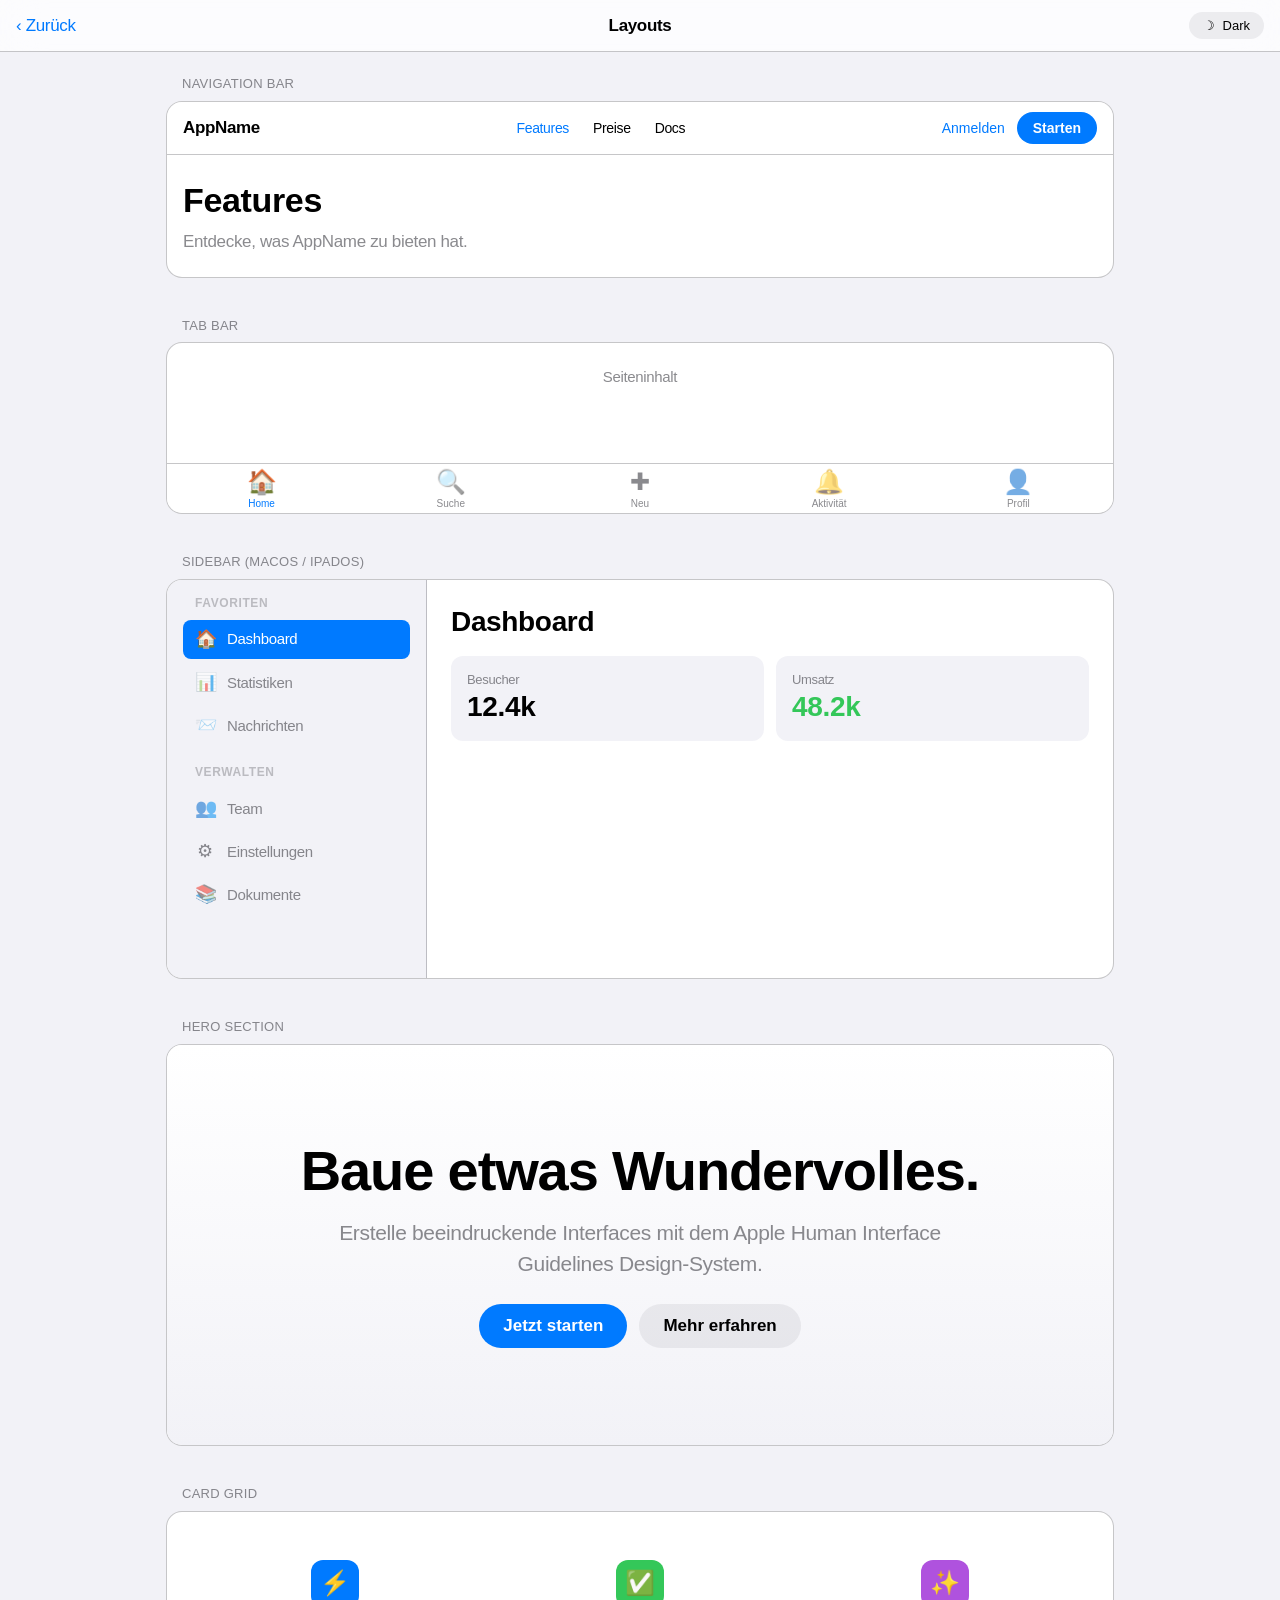
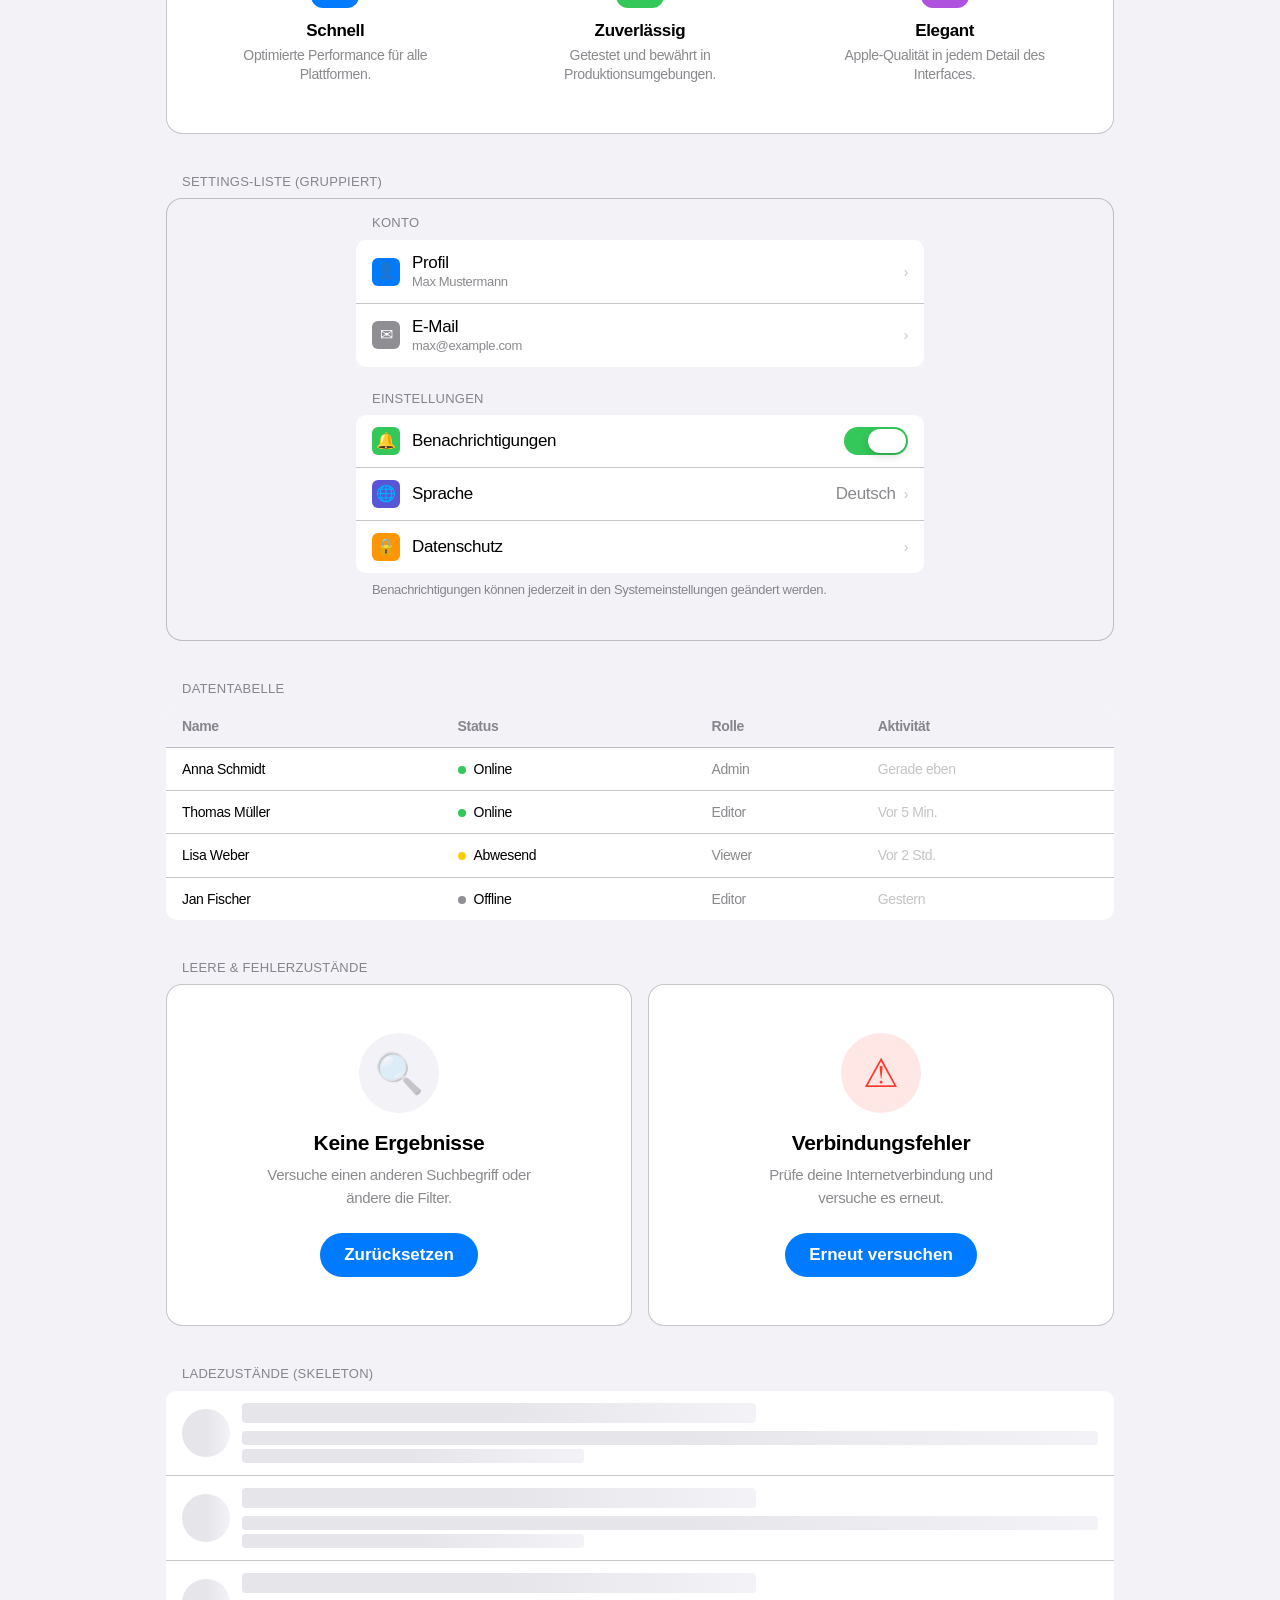
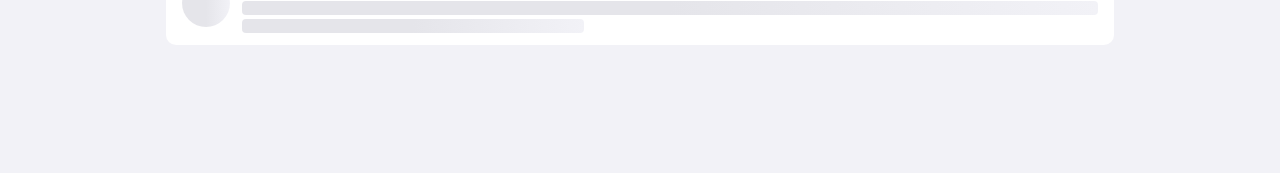
<file: examples/layouts.html>
<!DOCTYPE html>
<html lang="de">
<head>
  <meta charset="UTF-8">
  <meta name="viewport" content="width=device-width, initial-scale=1.0">
  <title>Layouts - Apple HIG Design Tokens</title>
  <link rel="stylesheet" href="../references/design-tokens.css">
  <style>
    body {
      background: var(--bg-grouped-primary);
      padding-bottom: var(--space-16);
    }

    .topbar {
      position: sticky;
      top: 0;
      z-index: 100;
      display: flex;
      align-items: center;
      justify-content: space-between;
      padding: 0 var(--space-4);
      height: 52px;
      background: rgba(255, 255, 255, 0.72);
      backdrop-filter: blur(20px) saturate(180%);
      -webkit-backdrop-filter: blur(20px) saturate(180%);
      border-bottom: 1px solid var(--separator);
    }

    [data-theme="dark"] .topbar {
      background: rgba(29, 29, 31, 0.72);
    }

    .topbar-back {
      font-size: 17px;
      color: var(--system-blue);
      text-decoration: none;
    }

    .topbar-title {
      font-size: 17px;
      font-weight: 600;
      color: var(--label-primary);
      position: absolute;
      left: 50%;
      transform: translateX(-50%);
    }

    .theme-toggle {
      display: flex;
      align-items: center;
      gap: var(--space-2);
      padding: 6px 14px;
      background: var(--fill-tertiary);
      border-radius: var(--radius-full);
      border: none;
      cursor: pointer;
      font-size: 13px;
      font-weight: 500;
      font-family: var(--font-system);
      color: var(--label-primary);
    }

    .container {
      max-width: 980px;
      margin: 0 auto;
      padding: var(--space-6) var(--space-4);
    }

    .section { margin-bottom: var(--space-10); }

    .section-title {
      font-size: 13px;
      font-weight: 400;
      color: var(--label-secondary);
      text-transform: uppercase;
      letter-spacing: 0.02em;
      margin-left: var(--space-4);
      margin-bottom: var(--space-2);
    }

    .section-card {
      background: var(--bg-grouped-secondary);
      border-radius: 10px;
      overflow: hidden;
    }

    .demo-frame {
      border: 1px solid var(--separator);
      border-radius: var(--radius-xl);
      overflow: hidden;
      background: var(--bg-primary);
    }

    .component-label {
      font-size: 13px;
      font-weight: 600;
      color: var(--label-secondary);
      margin-bottom: var(--space-3);
    }

    /* ==================== NAVIGATION BAR ==================== */
    .navbar-demo {
      position: relative;
      background: rgba(255, 255, 255, 0.72);
      backdrop-filter: blur(20px) saturate(180%);
      -webkit-backdrop-filter: blur(20px) saturate(180%);
      border-bottom: 1px solid var(--separator);
    }

    [data-theme="dark"] .navbar-demo {
      background: rgba(29, 29, 31, 0.72);
    }

    .navbar-container {
      display: flex;
      align-items: center;
      justify-content: space-between;
      max-width: 1200px;
      margin: 0 auto;
      padding: 0 var(--space-4);
      height: 52px;
    }

    .navbar-brand {
      font-weight: 600;
      font-size: 17px;
      color: var(--label-primary);
      text-decoration: none;
    }

    .navbar-menu {
      display: flex;
      list-style: none;
      gap: var(--space-6);
    }

    .nav-link {
      font-size: 14px;
      color: var(--label-primary);
      text-decoration: none;
      padding: var(--space-2) 0;
      transition: color var(--duration-fast) var(--ease-out);
    }

    .nav-link:hover { color: var(--system-blue); }

    .navbar-actions {
      display: flex;
      align-items: center;
      gap: var(--space-3);
    }

    .btn-nav-text {
      font-size: 14px;
      font-family: var(--font-system);
      color: var(--system-blue);
      background: transparent;
      border: none;
      cursor: pointer;
    }

    .btn-nav-primary {
      display: inline-flex;
      align-items: center;
      height: 32px;
      padding: 0 16px;
      font-family: var(--font-system);
      font-size: 14px;
      font-weight: 600;
      color: white;
      background: var(--system-blue);
      border: none;
      border-radius: var(--radius-full);
      cursor: pointer;
    }

    /* ==================== TAB BAR ==================== */
    .tabbar-demo {
      position: relative;
      display: flex;
      justify-content: space-around;
      background: rgba(255, 255, 255, 0.85);
      backdrop-filter: blur(20px) saturate(180%);
      -webkit-backdrop-filter: blur(20px) saturate(180%);
      border-top: 1px solid var(--separator);
    }

    [data-theme="dark"] .tabbar-demo {
      background: rgba(29, 29, 31, 0.85);
    }

    .tab-item {
      display: flex;
      flex-direction: column;
      align-items: center;
      justify-content: center;
      min-width: 64px;
      min-height: 49px;
      padding: var(--space-1) var(--space-3);
      text-decoration: none;
      color: var(--label-secondary);
      cursor: pointer;
      background: none;
      border: none;
      font-family: var(--font-system);
      transition: color var(--duration-fast) var(--ease-out);
    }

    .tab-item.active { color: var(--system-blue); }
    .tab-icon { font-size: 24px; margin-bottom: 2px; }
    .tab-label { font-size: 10px; font-weight: 500; }

    /* ==================== SIDEBAR ==================== */
    .sidebar-demo {
      display: flex;
      height: 400px;
    }

    .sidebar {
      width: 260px;
      background: var(--bg-secondary);
      border-right: 1px solid var(--separator);
      display: flex;
      flex-direction: column;
      padding: var(--space-4);
      flex-shrink: 0;
    }

    .nav-section-title {
      font-size: 12px;
      font-weight: 600;
      color: var(--label-tertiary);
      text-transform: uppercase;
      letter-spacing: 0.05em;
      padding: 0 var(--space-3);
      margin-bottom: var(--space-2);
      margin-top: var(--space-4);
    }

    .nav-section-title:first-child { margin-top: 0; }

    .nav-item {
      display: flex;
      align-items: center;
      gap: var(--space-3);
      padding: 8px 12px;
      font-size: 15px;
      color: var(--label-secondary);
      text-decoration: none;
      border-radius: 8px;
      transition: all var(--duration-fast) var(--ease-out);
      margin-bottom: var(--space-1);
      cursor: pointer;
    }

    .nav-item:hover { background: var(--fill-tertiary); color: var(--label-primary); }
    .nav-item.active { background: var(--system-blue); color: white; }
    .nav-item-icon { font-size: 18px; width: 20px; text-align: center; }

    .sidebar-content {
      flex: 1;
      padding: var(--space-6);
      overflow-y: auto;
    }

    /* ==================== HERO ==================== */
    .hero-demo {
      display: flex;
      align-items: center;
      justify-content: center;
      min-height: 400px;
      padding: var(--space-8) var(--space-4);
      text-align: center;
      background: linear-gradient(180deg, var(--bg-primary) 0%, var(--bg-secondary) 100%);
    }

    .hero-content { max-width: 680px; }

    .hero-title {
      font-size: clamp(34px, 6vw, 56px);
      font-weight: 700;
      letter-spacing: -0.02em;
      line-height: 1.05;
      color: var(--label-primary);
      margin-bottom: var(--space-4);
    }

    .hero-subtitle {
      font-size: clamp(17px, 2.5vw, 21px);
      color: var(--label-secondary);
      line-height: 1.5;
      margin-bottom: var(--space-6);
    }

    .hero-actions {
      display: flex;
      gap: var(--space-3);
      justify-content: center;
      flex-wrap: wrap;
    }

    .btn-hero {
      display: inline-flex;
      align-items: center;
      justify-content: center;
      min-height: 44px;
      padding: 12px 24px;
      font-family: var(--font-system);
      font-size: 17px;
      font-weight: 600;
      border: none;
      border-radius: var(--radius-full);
      cursor: pointer;
    }

    /* ==================== CARD GRID ==================== */
    .card-grid-demo {
      display: grid;
      grid-template-columns: repeat(auto-fit, minmax(220px, 1fr));
      gap: var(--space-4);
      padding: var(--space-6);
    }

    .feature-card {
      background: var(--bg-tertiary);
      border-radius: var(--radius-xl);
      padding: var(--space-6);
      text-align: center;
      transition: transform var(--duration-normal) var(--ease-out),
                  box-shadow var(--duration-normal) var(--ease-out);
    }

    .feature-card:hover {
      transform: translateY(-4px);
      box-shadow: 0 12px 40px rgba(0, 0, 0, 0.12);
    }

    [data-theme="dark"] .feature-card:hover {
      box-shadow: 0 12px 40px rgba(0, 0, 0, 0.4);
    }

    .feature-icon {
      width: 48px;
      height: 48px;
      display: flex;
      align-items: center;
      justify-content: center;
      font-size: 24px;
      border-radius: var(--radius-lg);
      margin: 0 auto var(--space-3);
      color: white;
    }

    .feature-title {
      font-size: 17px;
      font-weight: 600;
      color: var(--label-primary);
      margin-bottom: var(--space-1);
    }

    .feature-desc {
      font-size: 14px;
      color: var(--label-secondary);
      line-height: 1.4;
    }

    /* ==================== SETTINGS LIST ==================== */
    .settings-container { max-width: 600px; margin: 0 auto; padding: var(--space-4); }
    .settings-group { margin-bottom: var(--space-6); }
    .settings-group-title {
      font-size: 13px;
      font-weight: 400;
      color: var(--label-secondary);
      text-transform: uppercase;
      letter-spacing: 0.02em;
      margin-left: var(--space-4);
      margin-bottom: var(--space-2);
    }
    .settings-card {
      background: var(--bg-tertiary);
      border-radius: 10px;
      overflow: hidden;
    }
    .settings-item {
      display: flex;
      align-items: center;
      justify-content: space-between;
      padding: var(--space-3) var(--space-4);
      min-height: 44px;
      border-bottom: 0.5px solid var(--separator);
      cursor: pointer;
      transition: background var(--duration-fast) var(--ease-out);
    }
    .settings-item:last-child { border-bottom: none; }
    .settings-item:hover { background: var(--bg-secondary); }
    .settings-item-content { display: flex; align-items: center; gap: var(--space-3); }
    .settings-icon {
      width: 28px;
      height: 28px;
      display: flex;
      align-items: center;
      justify-content: center;
      font-size: 16px;
      color: white;
      border-radius: 6px;
    }
    .settings-text { display: flex; flex-direction: column; }
    .settings-label { font-size: 17px; color: var(--label-primary); }
    .settings-value { font-size: 13px; color: var(--label-secondary); }
    .settings-chevron { font-size: 14px; color: var(--label-tertiary); }
    .settings-footer {
      font-size: 13px;
      color: var(--label-secondary);
      margin-top: var(--space-2);
      margin-left: var(--space-4);
      line-height: 1.4;
    }

    /* Toggle inline */
    /* Toggle — iOS 26 (64×28, glass activation on press) */
    .mini-toggle {
      position: relative;
      width: var(--toggle-width, 64px);
      height: var(--toggle-height, 28px);
      display: inline-block;
    }
    .mini-toggle input { opacity: 0; width: 0; height: 0; position: absolute; }
    .mini-toggle .toggle-track {
      position: absolute;
      inset: 0;
      background: var(--toggle-track-off, rgba(0, 0, 0, 0.23));
      border-radius: 28px;
      transition: background 280ms ease, transform 280ms ease;
      overflow: visible;
    }
    .mini-toggle .toggle-track::before {
      content: '';
      position: absolute;
      width: var(--toggle-handle-width, 38px);
      height: var(--toggle-handle-height, 24px);
      left: 2px;
      top: 2px;
      background: white;
      border-radius: 24px;
      box-shadow: var(--shadow-toggle-knob);
      transition: transform 280ms ease, box-shadow 200ms ease, background-color 250ms ease;
    }
    .mini-toggle input:checked + .toggle-track { background: var(--system-green); }
    .mini-toggle input:checked + .toggle-track::before {
      transform: translateX(calc(var(--toggle-width, 64px) - var(--toggle-handle-width, 38px) - 4px));
    }
    .mini-toggle input:active + .toggle-track::before {
      transform: scale(1.4, 1.6) translateZ(0);
      background: rgba(var(--glass-bg-rgb, 255, 255, 255), 0.1);
      backdrop-filter: blur(0.5px) saturate(120%);
      box-shadow: inset 0 0 8px 0 var(--toggle-track-off, rgba(0, 0, 0, 0.23));
    }
    .mini-toggle input:checked:active + .toggle-track::before {
      box-shadow:
        inset 0 8px 8px -8px var(--system-green),
        inset 8px 0 8px -8px var(--toggle-track-off, rgba(0, 0, 0, 0.23)),
        inset -8px 0 8px -8px var(--system-green);
    }

    /* ==================== DATA TABLE ==================== */
    .table-container {
      overflow-x: auto;
      border-radius: var(--radius-lg);
      background: var(--bg-tertiary);
    }
    .data-table { width: 100%; border-collapse: collapse; font-size: 14px; }
    .data-table th {
      padding: var(--space-3) var(--space-4);
      text-align: left;
      font-weight: 600;
      color: var(--label-secondary);
      background: var(--bg-secondary);
      border-bottom: 1px solid var(--separator);
    }
    .data-table td {
      padding: var(--space-3) var(--space-4);
      color: var(--label-primary);
      border-bottom: 0.5px solid var(--separator);
    }
    .data-table tr:last-child td { border-bottom: none; }
    .data-table tr:hover td { background: var(--bg-secondary); }

    .status-dot {
      display: inline-block;
      width: 8px;
      height: 8px;
      border-radius: 50%;
      margin-right: var(--space-2);
    }

    /* ==================== EMPTY & ERROR STATES ==================== */
    .state-demo {
      display: flex;
      flex-direction: column;
      align-items: center;
      justify-content: center;
      padding: var(--space-12) var(--space-4);
      text-align: center;
    }

    .state-icon {
      width: 80px;
      height: 80px;
      display: flex;
      align-items: center;
      justify-content: center;
      font-size: 40px;
      border-radius: 50%;
      margin-bottom: var(--space-4);
    }

    .state-title {
      font-size: 21px;
      font-weight: 600;
      color: var(--label-primary);
      margin-bottom: var(--space-2);
    }

    .state-desc {
      font-size: 15px;
      color: var(--label-secondary);
      max-width: 280px;
      line-height: 1.5;
      margin-bottom: var(--space-6);
    }

    /* ==================== LOADING / SKELETON ==================== */
    .skeleton {
      background: linear-gradient(90deg,
        var(--system-gray5) 25%,
        var(--system-gray6) 50%,
        var(--system-gray5) 75%
      );
      background-size: 200% 100%;
      animation: shimmer 1.5s infinite;
      border-radius: var(--radius-sm);
    }

    .skeleton-avatar { width: 48px; height: 48px; border-radius: 50%; flex-shrink: 0; }
    .skeleton-title { height: 20px; width: 60%; margin-bottom: var(--space-2); }
    .skeleton-text { height: 14px; width: 100%; margin-bottom: var(--space-1); }
    .skeleton-text-short { height: 14px; width: 40%; }

    .skeleton-row {
      display: flex;
      align-items: center;
      gap: var(--space-3);
      padding: var(--space-3) var(--space-4);
      border-bottom: 0.5px solid var(--separator);
    }

    .skeleton-row:last-child { border-bottom: none; }

    .skeleton-content { flex: 1; }

    .states-grid {
      display: grid;
      grid-template-columns: repeat(auto-fit, minmax(300px, 1fr));
      gap: var(--space-4);
    }
  </style>
</head>
<body>
  <nav class="topbar">
    <a href="index.html" class="topbar-back">&#8249; Zurück</a>
    <span class="topbar-title">Layouts</span>
    <button class="theme-toggle" onclick="toggleTheme()">
      <span id="theme-icon">&#9789;</span>
      <span id="theme-label">Dark</span>
    </button>
  </nav>

  <div class="container">

    <!-- Navigation Bar -->
    <div class="section">
      <h2 class="section-title">Navigation Bar</h2>
      <div class="demo-frame">
        <nav class="navbar-demo">
          <div class="navbar-container">
            <a class="navbar-brand">AppName</a>
            <ul class="navbar-menu">
              <li><a class="nav-link" style="color: var(--system-blue);">Features</a></li>
              <li><a class="nav-link">Preise</a></li>
              <li><a class="nav-link">Docs</a></li>
            </ul>
            <div class="navbar-actions">
              <button class="btn-nav-text">Anmelden</button>
              <button class="btn-nav-primary">Starten</button>
            </div>
          </div>
        </nav>
        <div style="padding: var(--space-6) var(--space-4);">
          <div style="font-size: 34px; font-weight: 700; color: var(--label-primary); margin-bottom: var(--space-2);">Features</div>
          <div style="font-size: 17px; color: var(--label-secondary);">Entdecke, was AppName zu bieten hat.</div>
        </div>
      </div>
    </div>

    <!-- Tab Bar -->
    <div class="section">
      <h2 class="section-title">Tab Bar</h2>
      <div class="demo-frame">
        <div style="padding: var(--space-6) var(--space-4); min-height: 120px;">
          <div style="font-size: 15px; color: var(--label-secondary); text-align: center;">Seiteninhalt</div>
        </div>
        <nav class="tabbar-demo" id="tabbar">
          <button class="tab-item active" onclick="activateTab(this)">
            <span class="tab-icon">&#127968;</span>
            <span class="tab-label">Home</span>
          </button>
          <button class="tab-item" onclick="activateTab(this)">
            <span class="tab-icon">&#128269;</span>
            <span class="tab-label">Suche</span>
          </button>
          <button class="tab-item" onclick="activateTab(this)">
            <span class="tab-icon">&#10010;</span>
            <span class="tab-label">Neu</span>
          </button>
          <button class="tab-item" onclick="activateTab(this)">
            <span class="tab-icon">&#128276;</span>
            <span class="tab-label">Aktivität</span>
          </button>
          <button class="tab-item" onclick="activateTab(this)">
            <span class="tab-icon">&#128100;</span>
            <span class="tab-label">Profil</span>
          </button>
        </nav>
      </div>
    </div>

    <!-- Sidebar -->
    <div class="section">
      <h2 class="section-title">Sidebar (macOS / iPadOS)</h2>
      <div class="demo-frame sidebar-demo">
        <div class="sidebar">
          <div class="nav-section-title">Favoriten</div>
          <a class="nav-item active">
            <span class="nav-item-icon">&#127968;</span> Dashboard
          </a>
          <a class="nav-item">
            <span class="nav-item-icon">&#128202;</span> Statistiken
          </a>
          <a class="nav-item">
            <span class="nav-item-icon">&#128232;</span> Nachrichten
          </a>
          <div class="nav-section-title">Verwalten</div>
          <a class="nav-item">
            <span class="nav-item-icon">&#128101;</span> Team
          </a>
          <a class="nav-item">
            <span class="nav-item-icon">&#9881;</span> Einstellungen
          </a>
          <a class="nav-item">
            <span class="nav-item-icon">&#128218;</span> Dokumente
          </a>
        </div>
        <div class="sidebar-content">
          <div style="font-size: 28px; font-weight: 700; color: var(--label-primary); margin-bottom: var(--space-4);">Dashboard</div>
          <div style="display: grid; grid-template-columns: 1fr 1fr; gap: var(--space-3);">
            <div style="background: var(--bg-secondary); border-radius: var(--radius-lg); padding: var(--space-4);">
              <div style="font-size: 13px; color: var(--label-secondary);">Besucher</div>
              <div style="font-size: 28px; font-weight: 700; color: var(--label-primary);">12.4k</div>
            </div>
            <div style="background: var(--bg-secondary); border-radius: var(--radius-lg); padding: var(--space-4);">
              <div style="font-size: 13px; color: var(--label-secondary);">Umsatz</div>
              <div style="font-size: 28px; font-weight: 700; color: var(--system-green);">48.2k</div>
            </div>
          </div>
        </div>
      </div>
    </div>

    <!-- Hero Section -->
    <div class="section">
      <h2 class="section-title">Hero Section</h2>
      <div class="demo-frame">
        <div class="hero-demo">
          <div class="hero-content">
            <div class="hero-title">Baue etwas Wundervolles.</div>
            <div class="hero-subtitle">Erstelle beeindruckende Interfaces mit dem Apple Human Interface Guidelines Design-System.</div>
            <div class="hero-actions">
              <button class="btn-hero" style="background: var(--system-blue); color: white;">Jetzt starten</button>
              <button class="btn-hero" style="background: var(--fill-tertiary); color: var(--label-primary);">Mehr erfahren</button>
            </div>
          </div>
        </div>
      </div>
    </div>

    <!-- Card Grid -->
    <div class="section">
      <h2 class="section-title">Card Grid</h2>
      <div class="demo-frame">
        <div class="card-grid-demo">
          <div class="feature-card">
            <div class="feature-icon" style="background: var(--system-blue);">&#9889;</div>
            <div class="feature-title">Schnell</div>
            <div class="feature-desc">Optimierte Performance für alle Plattformen.</div>
          </div>
          <div class="feature-card">
            <div class="feature-icon" style="background: var(--system-green);">&#9989;</div>
            <div class="feature-title">Zuverlässig</div>
            <div class="feature-desc">Getestet und bewährt in Produktionsumgebungen.</div>
          </div>
          <div class="feature-card">
            <div class="feature-icon" style="background: var(--system-purple);">&#10024;</div>
            <div class="feature-title">Elegant</div>
            <div class="feature-desc">Apple-Qualität in jedem Detail des Interfaces.</div>
          </div>
        </div>
      </div>
    </div>

    <!-- Settings List -->
    <div class="section">
      <h2 class="section-title">Settings-Liste (Gruppiert)</h2>
      <div class="demo-frame" style="background: var(--bg-grouped-primary);">
        <div class="settings-container">
          <div class="settings-group">
            <div class="settings-group-title">Konto</div>
            <div class="settings-card">
              <div class="settings-item">
                <div class="settings-item-content">
                  <span class="settings-icon" style="background: var(--system-blue);">&#128100;</span>
                  <div class="settings-text">
                    <span class="settings-label">Profil</span>
                    <span class="settings-value">Max Mustermann</span>
                  </div>
                </div>
                <span class="settings-chevron">&#8250;</span>
              </div>
              <div class="settings-item">
                <div class="settings-item-content">
                  <span class="settings-icon" style="background: var(--system-gray);">&#9993;</span>
                  <div class="settings-text">
                    <span class="settings-label">E-Mail</span>
                    <span class="settings-value">max@example.com</span>
                  </div>
                </div>
                <span class="settings-chevron">&#8250;</span>
              </div>
            </div>
          </div>

          <div class="settings-group">
            <div class="settings-group-title">Einstellungen</div>
            <div class="settings-card">
              <div class="settings-item">
                <div class="settings-item-content">
                  <span class="settings-icon" style="background: var(--system-green);">&#128276;</span>
                  <span class="settings-label">Benachrichtigungen</span>
                </div>
                <label class="mini-toggle">
                  <input type="checkbox" checked>
                  <span class="toggle-track"></span>
                </label>
              </div>
              <div class="settings-item">
                <div class="settings-item-content">
                  <span class="settings-icon" style="background: var(--system-indigo);">&#127760;</span>
                  <span class="settings-label">Sprache</span>
                </div>
                <div style="display: flex; align-items: center; gap: var(--space-2);">
                  <span style="font-size: 17px; color: var(--label-secondary);">Deutsch</span>
                  <span class="settings-chevron">&#8250;</span>
                </div>
              </div>
              <div class="settings-item">
                <div class="settings-item-content">
                  <span class="settings-icon" style="background: var(--system-orange);">&#128274;</span>
                  <span class="settings-label">Datenschutz</span>
                </div>
                <span class="settings-chevron">&#8250;</span>
              </div>
            </div>
            <div class="settings-footer">Benachrichtigungen können jederzeit in den Systemeinstellungen geändert werden.</div>
          </div>
        </div>
      </div>
    </div>

    <!-- Data Table -->
    <div class="section">
      <h2 class="section-title">Datentabelle</h2>
      <div class="table-container">
        <table class="data-table">
          <thead>
            <tr>
              <th>Name</th>
              <th>Status</th>
              <th>Rolle</th>
              <th>Aktivität</th>
            </tr>
          </thead>
          <tbody>
            <tr>
              <td style="font-weight: 500;">Anna Schmidt</td>
              <td><span class="status-dot" style="background: var(--system-green);"></span>Online</td>
              <td style="color: var(--label-secondary);">Admin</td>
              <td style="color: var(--label-tertiary);">Gerade eben</td>
            </tr>
            <tr>
              <td style="font-weight: 500;">Thomas Müller</td>
              <td><span class="status-dot" style="background: var(--system-green);"></span>Online</td>
              <td style="color: var(--label-secondary);">Editor</td>
              <td style="color: var(--label-tertiary);">Vor 5 Min.</td>
            </tr>
            <tr>
              <td style="font-weight: 500;">Lisa Weber</td>
              <td><span class="status-dot" style="background: var(--system-yellow);"></span>Abwesend</td>
              <td style="color: var(--label-secondary);">Viewer</td>
              <td style="color: var(--label-tertiary);">Vor 2 Std.</td>
            </tr>
            <tr>
              <td style="font-weight: 500;">Jan Fischer</td>
              <td><span class="status-dot" style="background: var(--system-gray);"></span>Offline</td>
              <td style="color: var(--label-secondary);">Editor</td>
              <td style="color: var(--label-tertiary);">Gestern</td>
            </tr>
          </tbody>
        </table>
      </div>
    </div>

    <!-- Empty & Error States -->
    <div class="section">
      <h2 class="section-title">Leere & Fehlerzustände</h2>
      <div class="states-grid">
        <div class="demo-frame">
          <div class="state-demo">
            <div class="state-icon" style="background: var(--bg-secondary); color: var(--label-tertiary);">&#128269;</div>
            <div class="state-title">Keine Ergebnisse</div>
            <div class="state-desc">Versuche einen anderen Suchbegriff oder ändere die Filter.</div>
            <button style="display: inline-flex; align-items: center; min-height: 44px; padding: 12px 24px; font-family: var(--font-system); font-size: 17px; font-weight: 600; color: white; background: var(--system-blue); border: none; border-radius: var(--radius-full); cursor: pointer;">Zurücksetzen</button>
          </div>
        </div>
        <div class="demo-frame">
          <div class="state-demo">
            <div class="state-icon" style="background: rgba(255, 59, 48, 0.12); color: var(--system-red);">&#9888;</div>
            <div class="state-title">Verbindungsfehler</div>
            <div class="state-desc">Prüfe deine Internetverbindung und versuche es erneut.</div>
            <button style="display: inline-flex; align-items: center; min-height: 44px; padding: 12px 24px; font-family: var(--font-system); font-size: 17px; font-weight: 600; color: white; background: var(--system-blue); border: none; border-radius: var(--radius-full); cursor: pointer;">Erneut versuchen</button>
          </div>
        </div>
      </div>
    </div>

    <!-- Loading / Skeleton -->
    <div class="section">
      <h2 class="section-title">Ladezustände (Skeleton)</h2>
      <div class="section-card">
        <div class="skeleton-row">
          <div class="skeleton skeleton-avatar"></div>
          <div class="skeleton-content">
            <div class="skeleton skeleton-title"></div>
            <div class="skeleton skeleton-text"></div>
            <div class="skeleton skeleton-text-short"></div>
          </div>
        </div>
        <div class="skeleton-row">
          <div class="skeleton skeleton-avatar"></div>
          <div class="skeleton-content">
            <div class="skeleton skeleton-title"></div>
            <div class="skeleton skeleton-text"></div>
            <div class="skeleton skeleton-text-short"></div>
          </div>
        </div>
        <div class="skeleton-row">
          <div class="skeleton skeleton-avatar"></div>
          <div class="skeleton-content">
            <div class="skeleton skeleton-title"></div>
            <div class="skeleton skeleton-text"></div>
            <div class="skeleton skeleton-text-short"></div>
          </div>
        </div>
      </div>
    </div>

  </div>

  <script>
    function toggleTheme() {
      const html = document.documentElement;
      const isDark = html.getAttribute('data-theme') === 'dark';
      if (isDark) {
        html.removeAttribute('data-theme');
        html.style.colorScheme = 'light';
        document.getElementById('theme-icon').textContent = '\u263D';
        document.getElementById('theme-label').textContent = 'Dark';
      } else {
        html.setAttribute('data-theme', 'dark');
        html.style.colorScheme = 'dark';
        document.getElementById('theme-icon').textContent = '\u2600';
        document.getElementById('theme-label').textContent = 'Light';
      }
    }

    function activateTab(el) {
      document.querySelectorAll('#tabbar .tab-item').forEach(t => t.classList.remove('active'));
      el.classList.add('active');
    }
  </script>
</body>
</html>
</file>
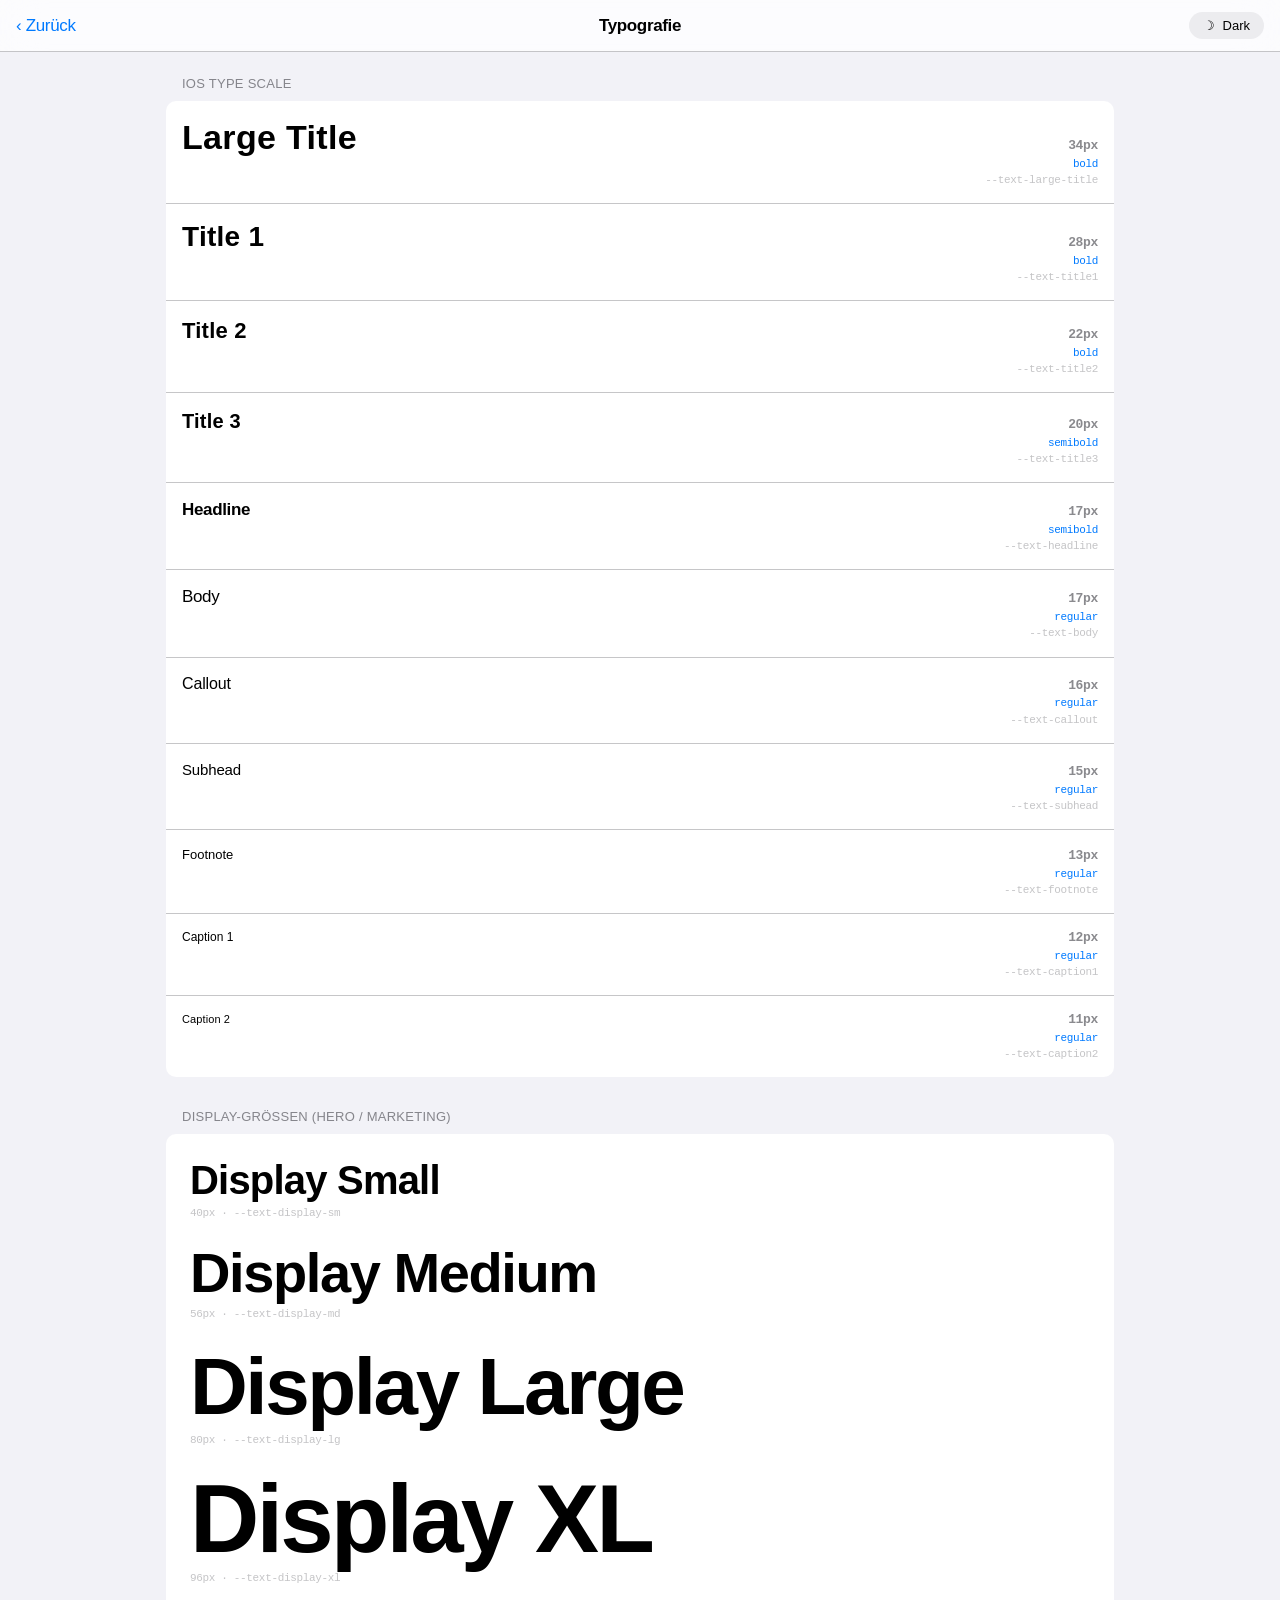
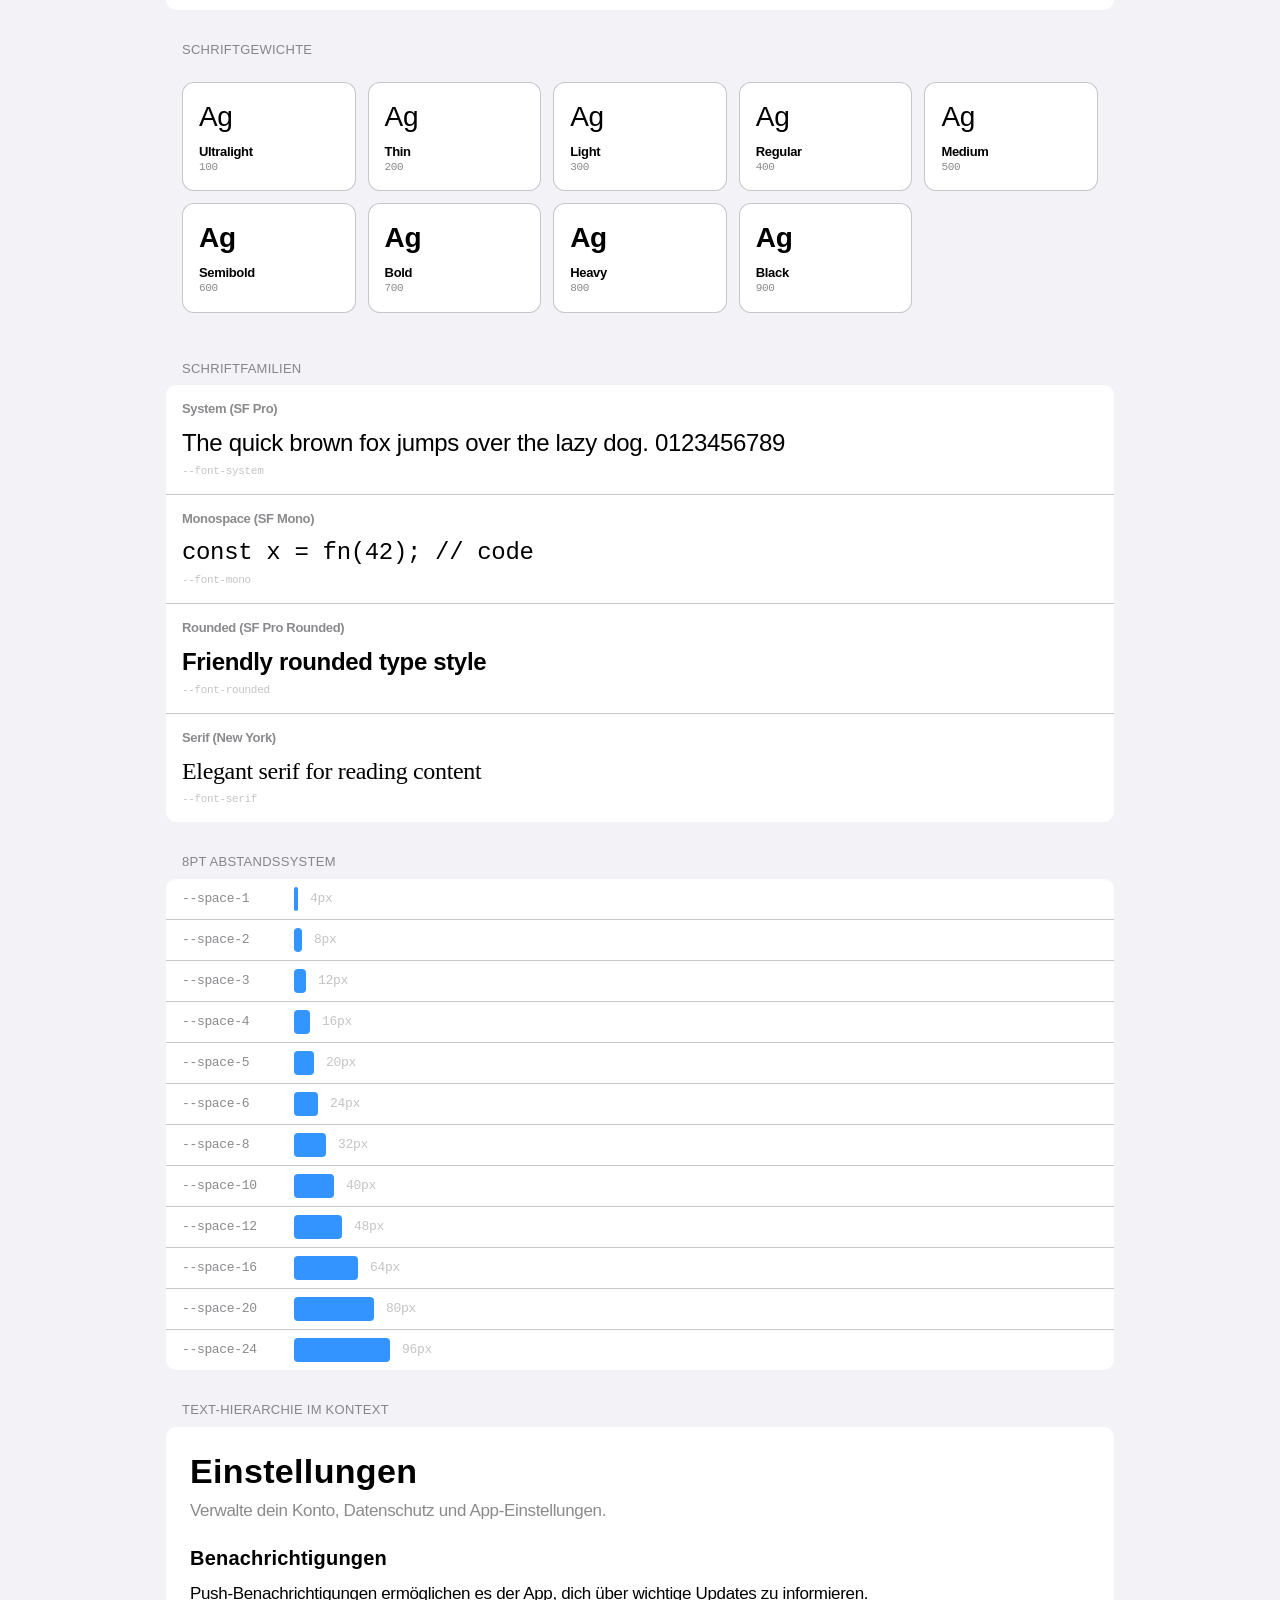
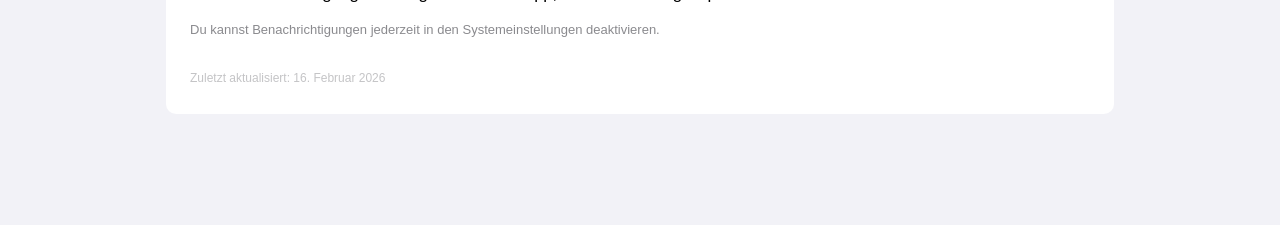
<file: examples/typography.html>
<!DOCTYPE html>
<html lang="de">
<head>
  <meta charset="UTF-8">
  <meta name="viewport" content="width=device-width, initial-scale=1.0">
  <title>Typografie - Apple HIG Design Tokens</title>
  <link rel="stylesheet" href="../references/design-tokens.css">
  <style>
    body {
      background: var(--bg-grouped-primary);
      padding-bottom: var(--space-16);
    }

    .topbar {
      position: sticky;
      top: 0;
      z-index: 100;
      display: flex;
      align-items: center;
      justify-content: space-between;
      padding: 0 var(--space-4);
      height: 52px;
      background: rgba(255, 255, 255, 0.72);
      backdrop-filter: blur(20px) saturate(180%);
      -webkit-backdrop-filter: blur(20px) saturate(180%);
      border-bottom: 1px solid var(--separator);
    }

    [data-theme="dark"] .topbar {
      background: rgba(29, 29, 31, 0.72);
    }

    .topbar-back {
      font-size: 17px;
      color: var(--system-blue);
      text-decoration: none;
      display: flex;
      align-items: center;
      gap: var(--space-1);
    }

    .topbar-title {
      font-size: 17px;
      font-weight: 600;
      color: var(--label-primary);
      position: absolute;
      left: 50%;
      transform: translateX(-50%);
    }

    .theme-toggle {
      display: flex;
      align-items: center;
      gap: var(--space-2);
      padding: 6px 14px;
      background: var(--fill-tertiary);
      border-radius: var(--radius-full);
      border: none;
      cursor: pointer;
      font-size: 13px;
      font-weight: 500;
      font-family: var(--font-system);
      color: var(--label-primary);
    }

    .container {
      max-width: 980px;
      margin: 0 auto;
      padding: var(--space-6) var(--space-4);
    }

    .section {
      margin-bottom: var(--space-8);
    }

    .section-title {
      font-size: 13px;
      font-weight: 400;
      color: var(--label-secondary);
      text-transform: uppercase;
      letter-spacing: 0.02em;
      margin-left: var(--space-4);
      margin-bottom: var(--space-2);
    }

    .section-card {
      background: var(--bg-grouped-secondary);
      border-radius: 10px;
      overflow: hidden;
    }

    .type-row {
      display: flex;
      align-items: baseline;
      justify-content: space-between;
      padding: var(--space-4);
      border-bottom: 0.5px solid var(--separator);
      gap: var(--space-4);
      flex-wrap: wrap;
    }

    .type-row:last-child { border-bottom: none; }

    .type-sample {
      flex: 1;
      min-width: 0;
      color: var(--label-primary);
    }

    .type-meta {
      display: flex;
      flex-direction: column;
      align-items: flex-end;
      flex-shrink: 0;
      gap: 2px;
    }

    .type-size {
      font-size: 13px;
      font-weight: 600;
      color: var(--label-secondary);
      font-family: var(--font-mono);
    }

    .type-var {
      font-size: 11px;
      color: var(--label-tertiary);
      font-family: var(--font-mono);
    }

    .type-weight-label {
      font-size: 11px;
      color: var(--system-blue);
      font-family: var(--font-mono);
    }

    /* Weight demo */
    .weight-grid {
      display: grid;
      grid-template-columns: repeat(auto-fill, minmax(160px, 1fr));
      gap: var(--space-3);
      padding: var(--space-4);
    }

    .weight-item {
      background: var(--bg-grouped-secondary);
      border-radius: var(--radius-lg);
      padding: var(--space-4);
      border: 1px solid var(--separator);
    }

    .weight-sample {
      font-size: 28px;
      color: var(--label-primary);
      margin-bottom: var(--space-2);
    }

    .weight-name {
      font-size: 13px;
      font-weight: 600;
      color: var(--label-primary);
    }

    .weight-value {
      font-size: 11px;
      font-family: var(--font-mono);
      color: var(--label-secondary);
    }

    /* Font family demo */
    .font-demo {
      padding: var(--space-4);
      border-bottom: 0.5px solid var(--separator);
    }

    .font-demo:last-child { border-bottom: none; }

    .font-demo-name {
      font-size: 13px;
      font-weight: 600;
      color: var(--label-secondary);
      margin-bottom: var(--space-2);
    }

    .font-demo-sample {
      font-size: 24px;
      color: var(--label-primary);
      line-height: 1.4;
    }

    .font-demo-var {
      font-size: 11px;
      font-family: var(--font-mono);
      color: var(--label-tertiary);
      margin-top: var(--space-1);
    }

    /* Spacing demo */
    .spacing-row {
      display: flex;
      align-items: center;
      padding: var(--space-2) var(--space-4);
      border-bottom: 0.5px solid var(--separator);
      gap: var(--space-3);
    }

    .spacing-row:last-child { border-bottom: none; }

    .spacing-bar {
      height: 24px;
      background: var(--system-blue);
      border-radius: 4px;
      opacity: 0.8;
    }

    .spacing-label {
      font-size: 13px;
      font-family: var(--font-mono);
      color: var(--label-secondary);
      min-width: 100px;
      flex-shrink: 0;
    }

    .spacing-value {
      font-size: 13px;
      font-family: var(--font-mono);
      color: var(--label-tertiary);
      flex-shrink: 0;
    }

    /* Letter & paragraph example */
    .text-example {
      padding: var(--space-6);
      line-height: 1.6;
    }

    .text-example p {
      color: var(--label-primary);
      margin-bottom: var(--space-4);
    }

    .text-example p:last-child {
      margin-bottom: 0;
    }
  </style>
</head>
<body>
  <nav class="topbar">
    <a href="index.html" class="topbar-back">&#8249; Zurück</a>
    <span class="topbar-title">Typografie</span>
    <button class="theme-toggle" onclick="toggleTheme()">
      <span id="theme-icon">&#9789;</span>
      <span id="theme-label">Dark</span>
    </button>
  </nav>

  <div class="container">

    <!-- iOS Type Scale -->
    <div class="section">
      <h2 class="section-title">iOS Type Scale</h2>
      <div class="section-card">
        <div class="type-row">
          <div class="type-sample text-large-title">Large Title</div>
          <div class="type-meta">
            <span class="type-size">34px</span>
            <span class="type-weight-label">bold</span>
            <span class="type-var">--text-large-title</span>
          </div>
        </div>
        <div class="type-row">
          <div class="type-sample text-title1">Title 1</div>
          <div class="type-meta">
            <span class="type-size">28px</span>
            <span class="type-weight-label">bold</span>
            <span class="type-var">--text-title1</span>
          </div>
        </div>
        <div class="type-row">
          <div class="type-sample text-title2">Title 2</div>
          <div class="type-meta">
            <span class="type-size">22px</span>
            <span class="type-weight-label">bold</span>
            <span class="type-var">--text-title2</span>
          </div>
        </div>
        <div class="type-row">
          <div class="type-sample text-title3">Title 3</div>
          <div class="type-meta">
            <span class="type-size">20px</span>
            <span class="type-weight-label">semibold</span>
            <span class="type-var">--text-title3</span>
          </div>
        </div>
        <div class="type-row">
          <div class="type-sample text-headline">Headline</div>
          <div class="type-meta">
            <span class="type-size">17px</span>
            <span class="type-weight-label">semibold</span>
            <span class="type-var">--text-headline</span>
          </div>
        </div>
        <div class="type-row">
          <div class="type-sample text-body">Body</div>
          <div class="type-meta">
            <span class="type-size">17px</span>
            <span class="type-weight-label">regular</span>
            <span class="type-var">--text-body</span>
          </div>
        </div>
        <div class="type-row">
          <div class="type-sample text-callout">Callout</div>
          <div class="type-meta">
            <span class="type-size">16px</span>
            <span class="type-weight-label">regular</span>
            <span class="type-var">--text-callout</span>
          </div>
        </div>
        <div class="type-row">
          <div class="type-sample text-subhead">Subhead</div>
          <div class="type-meta">
            <span class="type-size">15px</span>
            <span class="type-weight-label">regular</span>
            <span class="type-var">--text-subhead</span>
          </div>
        </div>
        <div class="type-row">
          <div class="type-sample text-footnote">Footnote</div>
          <div class="type-meta">
            <span class="type-size">13px</span>
            <span class="type-weight-label">regular</span>
            <span class="type-var">--text-footnote</span>
          </div>
        </div>
        <div class="type-row">
          <div class="type-sample text-caption1">Caption 1</div>
          <div class="type-meta">
            <span class="type-size">12px</span>
            <span class="type-weight-label">regular</span>
            <span class="type-var">--text-caption1</span>
          </div>
        </div>
        <div class="type-row">
          <div class="type-sample text-caption2">Caption 2</div>
          <div class="type-meta">
            <span class="type-size">11px</span>
            <span class="type-weight-label">regular</span>
            <span class="type-var">--text-caption2</span>
          </div>
        </div>
      </div>
    </div>

    <!-- Display Sizes -->
    <div class="section">
      <h2 class="section-title">Display-Größen (Hero / Marketing)</h2>
      <div class="section-card" style="padding: var(--space-6);">
        <div style="margin-bottom: var(--space-6);">
          <div class="text-display-sm" style="color: var(--label-primary);">Display Small</div>
          <div style="font-size: 11px; font-family: var(--font-mono); color: var(--label-tertiary); margin-top: var(--space-1);">40px &middot; --text-display-sm</div>
        </div>
        <div style="margin-bottom: var(--space-6);">
          <div class="text-display-md" style="color: var(--label-primary);">Display Medium</div>
          <div style="font-size: 11px; font-family: var(--font-mono); color: var(--label-tertiary); margin-top: var(--space-1);">56px &middot; --text-display-md</div>
        </div>
        <div style="margin-bottom: var(--space-6);">
          <div class="text-display-lg" style="color: var(--label-primary);">Display Large</div>
          <div style="font-size: 11px; font-family: var(--font-mono); color: var(--label-tertiary); margin-top: var(--space-1);">80px &middot; --text-display-lg</div>
        </div>
        <div>
          <div class="text-display-xl" style="color: var(--label-primary);">Display XL</div>
          <div style="font-size: 11px; font-family: var(--font-mono); color: var(--label-tertiary); margin-top: var(--space-1);">96px &middot; --text-display-xl</div>
        </div>
      </div>
    </div>

    <!-- Font Weights -->
    <div class="section">
      <h2 class="section-title">Schriftgewichte</h2>
      <div class="weight-grid">
        <div class="weight-item">
          <div class="weight-sample" style="font-weight: 100;">Ag</div>
          <div class="weight-name">Ultralight</div>
          <div class="weight-value">100</div>
        </div>
        <div class="weight-item">
          <div class="weight-sample" style="font-weight: 200;">Ag</div>
          <div class="weight-name">Thin</div>
          <div class="weight-value">200</div>
        </div>
        <div class="weight-item">
          <div class="weight-sample" style="font-weight: 300;">Ag</div>
          <div class="weight-name">Light</div>
          <div class="weight-value">300</div>
        </div>
        <div class="weight-item">
          <div class="weight-sample" style="font-weight: 400;">Ag</div>
          <div class="weight-name">Regular</div>
          <div class="weight-value">400</div>
        </div>
        <div class="weight-item">
          <div class="weight-sample" style="font-weight: 500;">Ag</div>
          <div class="weight-name">Medium</div>
          <div class="weight-value">500</div>
        </div>
        <div class="weight-item">
          <div class="weight-sample" style="font-weight: 600;">Ag</div>
          <div class="weight-name">Semibold</div>
          <div class="weight-value">600</div>
        </div>
        <div class="weight-item">
          <div class="weight-sample" style="font-weight: 700;">Ag</div>
          <div class="weight-name">Bold</div>
          <div class="weight-value">700</div>
        </div>
        <div class="weight-item">
          <div class="weight-sample" style="font-weight: 800;">Ag</div>
          <div class="weight-name">Heavy</div>
          <div class="weight-value">800</div>
        </div>
        <div class="weight-item">
          <div class="weight-sample" style="font-weight: 900;">Ag</div>
          <div class="weight-name">Black</div>
          <div class="weight-value">900</div>
        </div>
      </div>
    </div>

    <!-- Font Families -->
    <div class="section">
      <h2 class="section-title">Schriftfamilien</h2>
      <div class="section-card">
        <div class="font-demo">
          <div class="font-demo-name">System (SF Pro)</div>
          <div class="font-demo-sample" style="font-family: var(--font-system);">The quick brown fox jumps over the lazy dog. 0123456789</div>
          <div class="font-demo-var">--font-system</div>
        </div>
        <div class="font-demo">
          <div class="font-demo-name">Monospace (SF Mono)</div>
          <div class="font-demo-sample" style="font-family: var(--font-mono);">const x = fn(42); // code</div>
          <div class="font-demo-var">--font-mono</div>
        </div>
        <div class="font-demo">
          <div class="font-demo-name">Rounded (SF Pro Rounded)</div>
          <div class="font-demo-sample" style="font-family: var(--font-rounded); font-weight: 600;">Friendly rounded type style</div>
          <div class="font-demo-var">--font-rounded</div>
        </div>
        <div class="font-demo">
          <div class="font-demo-name">Serif (New York)</div>
          <div class="font-demo-sample" style="font-family: var(--font-serif);">Elegant serif for reading content</div>
          <div class="font-demo-var">--font-serif</div>
        </div>
      </div>
    </div>

    <!-- Spacing Scale -->
    <div class="section">
      <h2 class="section-title">8pt Abstandssystem</h2>
      <div class="section-card">
        <div class="spacing-row">
          <span class="spacing-label">--space-1</span>
          <div class="spacing-bar" style="width: 4px;"></div>
          <span class="spacing-value">4px</span>
        </div>
        <div class="spacing-row">
          <span class="spacing-label">--space-2</span>
          <div class="spacing-bar" style="width: 8px;"></div>
          <span class="spacing-value">8px</span>
        </div>
        <div class="spacing-row">
          <span class="spacing-label">--space-3</span>
          <div class="spacing-bar" style="width: 12px;"></div>
          <span class="spacing-value">12px</span>
        </div>
        <div class="spacing-row">
          <span class="spacing-label">--space-4</span>
          <div class="spacing-bar" style="width: 16px;"></div>
          <span class="spacing-value">16px</span>
        </div>
        <div class="spacing-row">
          <span class="spacing-label">--space-5</span>
          <div class="spacing-bar" style="width: 20px;"></div>
          <span class="spacing-value">20px</span>
        </div>
        <div class="spacing-row">
          <span class="spacing-label">--space-6</span>
          <div class="spacing-bar" style="width: 24px;"></div>
          <span class="spacing-value">24px</span>
        </div>
        <div class="spacing-row">
          <span class="spacing-label">--space-8</span>
          <div class="spacing-bar" style="width: 32px;"></div>
          <span class="spacing-value">32px</span>
        </div>
        <div class="spacing-row">
          <span class="spacing-label">--space-10</span>
          <div class="spacing-bar" style="width: 40px;"></div>
          <span class="spacing-value">40px</span>
        </div>
        <div class="spacing-row">
          <span class="spacing-label">--space-12</span>
          <div class="spacing-bar" style="width: 48px;"></div>
          <span class="spacing-value">48px</span>
        </div>
        <div class="spacing-row">
          <span class="spacing-label">--space-16</span>
          <div class="spacing-bar" style="width: 64px;"></div>
          <span class="spacing-value">64px</span>
        </div>
        <div class="spacing-row">
          <span class="spacing-label">--space-20</span>
          <div class="spacing-bar" style="width: 80px;"></div>
          <span class="spacing-value">80px</span>
        </div>
        <div class="spacing-row">
          <span class="spacing-label">--space-24</span>
          <div class="spacing-bar" style="width: 96px;"></div>
          <span class="spacing-value">96px</span>
        </div>
      </div>
    </div>

    <!-- Text hierarchy example -->
    <div class="section">
      <h2 class="section-title">Text-Hierarchie im Kontext</h2>
      <div class="section-card text-example">
        <div class="text-large-title" style="color: var(--label-primary); margin-bottom: var(--space-2);">Einstellungen</div>
        <p class="text-body" style="color: var(--label-secondary); margin-bottom: var(--space-6);">Verwalte dein Konto, Datenschutz und App-Einstellungen.</p>

        <div class="text-title3" style="color: var(--label-primary); margin-bottom: var(--space-3);">Benachrichtigungen</div>
        <p class="text-body" style="color: var(--label-primary);">Push-Benachrichtigungen ermöglichen es der App, dich über wichtige Updates zu informieren.</p>
        <p class="text-footnote" style="color: var(--label-secondary); margin-top: var(--space-2);">Du kannst Benachrichtigungen jederzeit in den Systemeinstellungen deaktivieren.</p>

        <div style="margin-top: var(--space-6);">
          <span class="text-caption1" style="color: var(--label-tertiary);">Zuletzt aktualisiert: 16. Februar 2026</span>
        </div>
      </div>
    </div>

  </div>

  <script>
    function toggleTheme() {
      const html = document.documentElement;
      const isDark = html.getAttribute('data-theme') === 'dark';
      if (isDark) {
        html.removeAttribute('data-theme');
        html.style.colorScheme = 'light';
        document.getElementById('theme-icon').textContent = '\u263D';
        document.getElementById('theme-label').textContent = 'Dark';
      } else {
        html.setAttribute('data-theme', 'dark');
        html.style.colorScheme = 'dark';
        document.getElementById('theme-icon').textContent = '\u2600';
        document.getElementById('theme-label').textContent = 'Light';
      }
    }
  </script>
</body>
</html>
</file>
<file: references/design-tokens.css>
/**
 * Apple HIG Design Tokens
 * Version 3.0 -- Verified against Apple HIG, iOS UIKit, Flutter CupertinoColors
 *
 * Covers: iOS 17-26, macOS 14-15/Tahoe, iPadOS, watchOS 10-11, visionOS 1-2
 * Includes: Liquid Glass utilities, spring animation via linear(), full type scale
 *
 * Usage:
 *   @import 'design-tokens.css';
 *   or <link rel="stylesheet" href="design-tokens.css">
 */

/* ============================================================================
   ROOT VARIABLES - LIGHT MODE (DEFAULT)
   ============================================================================ */

:root {
  color-scheme: light dark;

  /* ==========================================================================
     TYPOGRAPHY
     ========================================================================== */

  /* Font Families */
  --font-system: -apple-system, BlinkMacSystemFont, 'SF Pro Display', 'SF Pro Text',
                 'Helvetica Neue', Arial, sans-serif;
  --font-mono: 'SF Mono', SFMono-Regular, ui-monospace, Menlo, Monaco,
               'Cascadia Code', 'Consolas', monospace;
  --font-rounded: -apple-system-rounded, 'SF Pro Rounded', 'Helvetica Neue Rounded',
                  var(--font-system);
  --font-serif: 'New York', 'Iowan Old Style', Georgia, 'Times New Roman', serif;

  /* iOS Type Scale -- Size, Weight, Line-Height, Letter-Spacing */
  --text-large-title: 34px;
  --text-large-title-weight: 400;
  --text-large-title-lh: 1.21;    /* 41/34 */
  --text-large-title-ls: 0.01em;  /* 0.37pt */

  --text-title1: 28px;
  --text-title1-weight: 400;
  --text-title1-lh: 1.21;         /* 34/28 */
  --text-title1-ls: 0.01em;       /* 0.36pt */

  --text-title2: 22px;
  --text-title2-weight: 400;
  --text-title2-lh: 1.27;         /* 28/22 */
  --text-title2-ls: 0.01em;       /* 0.35pt */

  --text-title3: 20px;
  --text-title3-weight: 400;
  --text-title3-lh: 1.25;         /* 25/20 */
  --text-title3-ls: 0.01em;       /* 0.38pt */

  --text-headline: 17px;
  --text-headline-weight: 600;
  --text-headline-lh: 1.29;       /* 22/17 */
  --text-headline-ls: -0.02em;    /* -0.43pt */

  --text-body: 17px;
  --text-body-weight: 400;
  --text-body-lh: 1.29;           /* 22/17 */
  --text-body-ls: -0.02em;        /* -0.43pt */

  --text-callout: 16px;
  --text-callout-weight: 400;
  --text-callout-lh: 1.31;        /* 21/16 */
  --text-callout-ls: -0.01em;     /* -0.32pt */

  --text-subhead: 15px;
  --text-subhead-weight: 400;
  --text-subhead-lh: 1.33;        /* 20/15 */
  --text-subhead-ls: -0.01em;     /* -0.24pt */

  --text-footnote: 13px;
  --text-footnote-weight: 400;
  --text-footnote-lh: 1.38;       /* 18/13 */
  --text-footnote-ls: 0;          /* -0.08pt ~ 0 */

  --text-caption1: 12px;
  --text-caption1-weight: 400;
  --text-caption1-lh: 1.33;       /* 16/12 */
  --text-caption1-ls: 0;

  --text-caption2: 11px;
  --text-caption2-weight: 400;
  --text-caption2-lh: 1.18;       /* 13/11 */
  --text-caption2-ls: 0.01em;     /* 0.07pt */

  /* Display Sizes -- For hero/marketing sections (not part of iOS type scale) */
  --text-display-sm: 40px;
  --text-display-md: 56px;
  --text-display-lg: 80px;
  --text-display-xl: 96px;

  /* Font Weights */
  --font-weight-ultralight: 100;
  --font-weight-thin: 200;
  --font-weight-light: 300;
  --font-weight-regular: 400;
  --font-weight-medium: 500;
  --font-weight-semibold: 600;
  --font-weight-bold: 700;
  --font-weight-heavy: 800;
  --font-weight-black: 900;

  /* ==========================================================================
     COLORS - LIGHT MODE
     ========================================================================== */

  /* Primary System Colors (12 colors) */
  --system-blue: #007AFF;
  --system-green: #34C759;
  --system-indigo: #5856D6;
  --system-orange: #FF9500;
  --system-pink: #FF2D55;
  --system-purple: #AF52DE;
  --system-red: #FF3B30;
  --system-teal: #5AC8FA;
  --system-yellow: #FFCC00;
  --system-cyan: #32ADE6;
  --system-mint: #00C7BE;
  --system-brown: #A2845E;

  /* Gray Scale (6 levels) */
  --system-gray: #8E8E93;
  --system-gray2: #AEAEB2;
  --system-gray3: #C7C7CC;
  --system-gray4: #D1D1D6;
  --system-gray5: #E5E5EA;
  --system-gray6: #F2F2F7;

  /* Label Colors (Text hierarchy) */
  --label-primary: #000000;
  --label-secondary: rgba(60, 60, 67, 0.6);
  --label-tertiary: rgba(60, 60, 67, 0.3);
  --label-quaternary: rgba(60, 60, 67, 0.18);

  /* Fill Colors (Thin overlays: text fields, segmented controls) */
  --fill-primary: rgba(120, 120, 128, 0.2);
  --fill-secondary: rgba(120, 120, 128, 0.16);
  --fill-tertiary: rgba(120, 120, 128, 0.12);
  --fill-quaternary: rgba(120, 120, 128, 0.08);

  /* Background Colors -- Standard */
  --bg-primary: #FFFFFF;
  --bg-secondary: #F2F2F7;
  --bg-tertiary: #FFFFFF;

  /* Background Colors -- Grouped (Settings-style) */
  --bg-grouped-primary: #F2F2F7;
  --bg-grouped-secondary: #FFFFFF;
  --bg-grouped-tertiary: #F2F2F7;

  /* Separator Colors */
  --separator: rgba(60, 60, 67, 0.29);
  --separator-opaque: #C6C6C8;

  /* ==========================================================================
     SPACING - 8PT GRID SYSTEM
     ========================================================================== */

  --space-0: 0;
  --space-px: 1px;
  --space-0-5: 2px;
  --space-1: 4px;
  --space-1-5: 6px;
  --space-2: 8px;
  --space-2-5: 10px;
  --space-3: 12px;
  --space-3-5: 14px;
  --space-4: 16px;
  --space-5: 20px;
  --space-6: 24px;
  --space-7: 28px;
  --space-8: 32px;
  --space-9: 36px;
  --space-10: 40px;
  --space-11: 44px;
  --space-12: 48px;
  --space-14: 56px;
  --space-16: 64px;
  --space-20: 80px;
  --space-24: 96px;

  /* ==========================================================================
     BORDER RADIUS
     ========================================================================== */

  --radius-none: 0;
  --radius-sm: 4px;
  --radius-md: 8px;
  --radius-lg: 12px;
  --radius-xl: 16px;
  --radius-2xl: 20px;
  --radius-3xl: 24px;
  --radius-4xl: 32px;
  --radius-full: 9999px;

  /* Semantic Radius */
  --radius-button: var(--radius-full);
  --radius-card: var(--radius-xl);
  --radius-modal: var(--radius-xl);
  --radius-sheet: var(--radius-xl);
  --radius-input: var(--radius-md);
  --radius-alert: 14px;
  --radius-list-section: 10px;
  --radius-sidebar-item: 8px;

  /* ==========================================================================
     SHADOWS & ELEVATION
     ========================================================================== */

  --shadow-none: none;
  --shadow-xs: 0 1px 2px rgba(0, 0, 0, 0.04);
  --shadow-sm: 0 1px 3px rgba(0, 0, 0, 0.04), 0 1px 2px rgba(0, 0, 0, 0.06);
  --shadow-md: 0 4px 6px rgba(0, 0, 0, 0.04), 0 2px 4px rgba(0, 0, 0, 0.06);
  --shadow-lg: 0 10px 15px rgba(0, 0, 0, 0.04), 0 4px 6px rgba(0, 0, 0, 0.08);
  --shadow-xl: 0 20px 25px rgba(0, 0, 0, 0.06), 0 8px 10px rgba(0, 0, 0, 0.1);
  --shadow-2xl: 0 25px 50px rgba(0, 0, 0, 0.15);

  /* Focus & Error Rings */
  --shadow-focus: 0 0 0 4px rgba(0, 122, 255, 0.3);
  --shadow-focus-error: 0 0 0 4px rgba(255, 59, 48, 0.3);
  --shadow-inset: inset 0 2px 4px rgba(0, 0, 0, 0.05);

  /* Component-specific shadows */
  --shadow-toggle-knob: 0 3px 8px rgba(0, 0, 0, 0.15), 0 1px 1px rgba(0, 0, 0, 0.06);
  --shadow-slider-thumb: 0 3px 8px rgba(0, 0, 0, 0.15), 0 1px 1px rgba(0, 0, 0, 0.06);

  /* ==========================================================================
     iOS 26 LIQUID GLASS CONTROL TOKENS
     Source: rdlabo-team/ionic-theme-ios26
     ========================================================================== */

  /* Glass surface RGB — used with rgba() for variable opacity */
  --glass-bg-rgb: 255, 255, 255;
  --glass-border-rgb: 255, 255, 255;
  --glass-shadow-rgb: 220, 220, 220;
  --glass-selected-rgb: 16, 16, 16;

  /* Glass default: 72% opacity, 2px blur, 360% saturate */
  --glass-opacity: 0.72;
  --glass-blur: 2px;
  --glass-saturate: 360%;

  /* Toggle / Switch — iOS 26 (wider, glass activation) */
  --toggle-width: 64px;
  --toggle-height: 28px;
  --toggle-handle-width: 38px;
  --toggle-handle-height: 24px;
  --toggle-track-off: rgba(0, 0, 0, 0.23);
  --toggle-activated-scale: scale(1.4, 1.6);
  --toggle-activated-duration: 280ms;

  /* Control activation timing */
  --duration-activated: 140ms;

  /* ==========================================================================
     ANIMATION & TRANSITIONS
     ========================================================================== */

  /* Durations */
  --duration-instant: 50ms;
  --duration-faster: 100ms;
  --duration-fast: 150ms;
  --duration-normal: 200ms;
  --duration-slow: 300ms;
  --duration-slower: 400ms;
  --duration-slowest: 500ms;

  /* Easing Functions */
  --ease-default: cubic-bezier(0.25, 0.1, 0.25, 1);
  --ease-linear: linear;
  --ease-in: cubic-bezier(0.42, 0, 1, 1);
  --ease-out: cubic-bezier(0, 0, 0.58, 1);
  --ease-in-out: cubic-bezier(0.42, 0, 0.58, 1);

  /* Spring Easings (cubic-bezier approximations) */
  --ease-spring: cubic-bezier(0.175, 0.885, 0.32, 1.275);
  --ease-bounce: cubic-bezier(0.68, -0.55, 0.265, 1.55);
  --ease-smooth: cubic-bezier(0.4, 0, 0.2, 1);

  /* Apple Spring via linear() -- duration=0.5s, bounce=0.15 (WWDC 2023+) */
  --ease-spring-linear: linear(
    0, 0.009, 0.035 2.1%, 0.141, 0.281 6.7%, 0.723 12.9%,
    0.938 16.7%, 1.017, 1.077, 1.121, 1.149 24.3%,
    1.159, 1.163, 1.161, 1.154 29.9%, 1.129 32%,
    1.051 36.4%, 1.017 38.8%, 0.991, 0.977 43%,
    0.974 44.8%, 0.975 47.2%, 0.987 50.3%, 1.001 54.2%,
    1.007 58.8%, 1 68.2%, 0.998 72%, 1
  );

  /* ==========================================================================
     LAYOUT
     ========================================================================== */

  /* Content Width Constraints */
  --width-reading: 672px;
  --width-form: 440px;
  --width-app: 980px;
  --width-container: 1200px;
  --width-max: 1440px;

  /* Breakpoints (for reference; use in @media queries) */
  --breakpoint-compact: 430px;
  --breakpoint-regular: 744px;
  --breakpoint-large: 1024px;
  --breakpoint-xl: 1280px;

  /* Z-Index Scale */
  --z-base: 0;
  --z-dropdown: 100;
  --z-sticky: 200;
  --z-fixed: 300;
  --z-modal-backdrop: 400;
  --z-modal: 500;
  --z-popover: 600;
  --z-tooltip: 700;
  --z-toast: 800;
  --z-max: 9999;

  /* ==========================================================================
     TOUCH TARGETS
     ========================================================================== */

  --touch-target-min: 44px;
  --touch-target-comfortable: 48px;
  --touch-target-spacious: 56px;
  --touch-target-vision: 60px;
  --touch-target-macos: 24px;

  /* ==========================================================================
     BLUR & BACKDROP
     ========================================================================== */

  --blur-none: 0;
  --blur-sm: 4px;
  --blur-md: 8px;
  --blur-lg: 16px;
  --blur-xl: 24px;
  --blur-2xl: 40px;
  --blur-3xl: 64px;

  --backdrop-blur: blur(20px) saturate(180%);
  --backdrop-blur-heavy: blur(40px) saturate(180%);
}

/* ============================================================================
   DARK MODE
   ============================================================================ */

@media (prefers-color-scheme: dark) {
  :root {
    /* System Colors -- Dark Mode (more vibrant for contrast on dark bg) */
    --system-blue: #0A84FF;
    --system-green: #30D158;
    --system-indigo: #5E5CE6;
    --system-orange: #FF9F0A;
    --system-pink: #FF375F;
    --system-purple: #BF5AF2;
    --system-red: #FF453A;
    --system-teal: #64D2FF;
    --system-yellow: #FFD60A;
    --system-cyan: #64D2FF;
    --system-mint: #63E6E2;
    --system-brown: #AC8E68;

    /* Gray Scale -- Dark Mode (inverted: lighter numbers = darker colors) */
    --system-gray: #8E8E93;   /* unchanged */
    --system-gray2: #636366;
    --system-gray3: #48484A;
    --system-gray4: #3A3A3C;
    --system-gray5: #2C2C2E;
    --system-gray6: #1C1C1E;

    /* Label Colors -- Dark Mode */
    --label-primary: #FFFFFF;
    --label-secondary: rgba(235, 235, 245, 0.6);
    --label-tertiary: rgba(235, 235, 245, 0.3);
    --label-quaternary: rgba(235, 235, 245, 0.18);

    /* Fill Colors -- Dark Mode (higher opacity) */
    --fill-primary: rgba(120, 120, 128, 0.36);
    --fill-secondary: rgba(120, 120, 128, 0.32);
    --fill-tertiary: rgba(120, 120, 128, 0.24);
    --fill-quaternary: rgba(120, 120, 128, 0.18);

    /* Background Colors -- Dark Mode */
    --bg-primary: #000000;
    --bg-secondary: #1C1C1E;
    --bg-tertiary: #2C2C2E;

    /* Grouped Backgrounds -- Dark Mode */
    --bg-grouped-primary: #000000;
    --bg-grouped-secondary: #1C1C1E;
    --bg-grouped-tertiary: #2C2C2E;

    /* Separator Colors -- Dark Mode */
    --separator: rgba(84, 84, 88, 0.6);
    --separator-opaque: #38383A;

    /* Shadows -- Dark Mode (higher opacity, visible on dark backgrounds) */
    --shadow-xs: 0 1px 2px rgba(0, 0, 0, 0.3);
    --shadow-sm: 0 1px 3px rgba(0, 0, 0, 0.3), 0 1px 2px rgba(0, 0, 0, 0.4);
    --shadow-md: 0 4px 6px rgba(0, 0, 0, 0.3), 0 2px 4px rgba(0, 0, 0, 0.4);
    --shadow-lg: 0 10px 15px rgba(0, 0, 0, 0.3), 0 4px 6px rgba(0, 0, 0, 0.4);
    --shadow-xl: 0 20px 25px rgba(0, 0, 0, 0.4), 0 8px 10px rgba(0, 0, 0, 0.5);
    --shadow-2xl: 0 25px 50px rgba(0, 0, 0, 0.5);

    /* Component shadows -- Dark Mode */
    --shadow-toggle-knob: 0 3px 8px rgba(0, 0, 0, 0.4), 0 1px 1px rgba(0, 0, 0, 0.2);
    --shadow-slider-thumb: 0 3px 8px rgba(0, 0, 0, 0.4), 0 1px 1px rgba(0, 0, 0, 0.2);

    /* iOS 26 Glass -- Dark Mode */
    --glass-bg-rgb: 62, 62, 62;
    --glass-border-rgb: 68, 68, 68;
    --glass-shadow-rgb: 0, 0, 0;
    --glass-selected-rgb: 255, 255, 255;

    /* Toggle track adapts: white text at 23% opacity → visible on dark */
    --toggle-track-off: rgba(255, 255, 255, 0.23);
  }
}

/* ============================================================================
   HIGH CONTRAST MODE
   ============================================================================ */

@media (prefers-contrast: high) {
  :root {
    /* Higher opacity for secondary/tertiary text */
    --label-secondary: rgba(60, 60, 67, 0.8);
    --label-tertiary: rgba(60, 60, 67, 0.6);
    --separator: rgba(60, 60, 67, 0.5);

    /* High-contrast system colors (Apple-specified) */
    --system-blue: #0040DD;
    --system-green: #248A3D;
    --system-indigo: #3634A3;
    --system-orange: #C93400;
    --system-pink: #D30F45;
    --system-purple: #8944AB;
    --system-red: #D70015;
    --system-teal: #0071A4;
    --system-yellow: #A05A00;
    --system-cyan: #0071A4;
    --system-mint: #0C817B;
    --system-brown: #7C6545;
  }
}

@media (prefers-contrast: high) and (prefers-color-scheme: dark) {
  :root {
    --label-secondary: rgba(235, 235, 245, 0.8);
    --label-tertiary: rgba(235, 235, 245, 0.6);
    --separator: rgba(84, 84, 88, 0.8);

    /* High-contrast dark mode system colors (Apple-specified) */
    --system-blue: #409CFF;
    --system-green: #30DB5B;
    --system-indigo: #7D7AFF;
    --system-orange: #FFB340;
    --system-pink: #FF6482;
    --system-purple: #DA8FFF;
    --system-red: #FF6961;
    --system-teal: #70D7FF;
    --system-yellow: #FFD426;
    --system-cyan: #70D7FF;
    --system-mint: #66D4CF;
    --system-brown: #B59469;
  }
}

/* ============================================================================
   REDUCED MOTION
   ============================================================================ */

@media (prefers-reduced-motion: reduce) {
  :root {
    --duration-instant: 0ms;
    --duration-faster: 0ms;
    --duration-fast: 0ms;
    --duration-normal: 0ms;
    --duration-slow: 0ms;
    --duration-slower: 0ms;
    --duration-slowest: 0ms;
  }

  *,
  *::before,
  *::after {
    animation-duration: 0.01ms !important;
    animation-iteration-count: 1 !important;
    transition-duration: 0.01ms !important;
    scroll-behavior: auto !important;
  }
}

/* ============================================================================
   BASE RESET & DEFAULTS
   ============================================================================ */

*,
*::before,
*::after {
  box-sizing: border-box;
  margin: 0;
  padding: 0;
}

html {
  font-family: var(--font-system);
  font-size: 16px;
  line-height: var(--text-body-lh);
  -webkit-font-smoothing: antialiased;
  -moz-osx-font-smoothing: grayscale;
  text-rendering: optimizeLegibility;
  -webkit-text-size-adjust: 100%;
  tab-size: 4;
}

body {
  font-family: var(--font-system);
  font-size: var(--text-body);
  letter-spacing: var(--text-body-ls);
  color: var(--label-primary);
  background-color: var(--bg-primary);
  min-height: 100vh;
  min-height: 100dvh;
}

/* Remove default tap highlight on iOS */
button,
a,
input,
textarea,
select {
  -webkit-tap-highlight-color: transparent;
}

/* Remove default appearance for form elements */
input,
textarea,
select,
button {
  font-family: inherit;
  font-size: inherit;
  -webkit-appearance: none;
  appearance: none;
}

/* ============================================================================
   TYPOGRAPHY UTILITY CLASSES
   ============================================================================ */

.text-large-title {
  font-size: var(--text-large-title);
  font-weight: var(--font-weight-bold);
  line-height: var(--text-large-title-lh);
  letter-spacing: var(--text-large-title-ls);
}

.text-title1 {
  font-size: var(--text-title1);
  font-weight: var(--font-weight-bold);
  line-height: var(--text-title1-lh);
  letter-spacing: var(--text-title1-ls);
}

.text-title2 {
  font-size: var(--text-title2);
  font-weight: var(--font-weight-bold);
  line-height: var(--text-title2-lh);
  letter-spacing: var(--text-title2-ls);
}

.text-title3 {
  font-size: var(--text-title3);
  font-weight: var(--font-weight-semibold);
  line-height: var(--text-title3-lh);
  letter-spacing: var(--text-title3-ls);
}

.text-headline {
  font-size: var(--text-headline);
  font-weight: var(--text-headline-weight);
  line-height: var(--text-headline-lh);
  letter-spacing: var(--text-headline-ls);
}

.text-body {
  font-size: var(--text-body);
  font-weight: var(--text-body-weight);
  line-height: var(--text-body-lh);
  letter-spacing: var(--text-body-ls);
}

.text-callout {
  font-size: var(--text-callout);
  font-weight: var(--text-callout-weight);
  line-height: var(--text-callout-lh);
  letter-spacing: var(--text-callout-ls);
}

.text-subhead {
  font-size: var(--text-subhead);
  font-weight: var(--text-subhead-weight);
  line-height: var(--text-subhead-lh);
  letter-spacing: var(--text-subhead-ls);
}

.text-footnote {
  font-size: var(--text-footnote);
  font-weight: var(--text-footnote-weight);
  line-height: var(--text-footnote-lh);
  letter-spacing: var(--text-footnote-ls);
}

.text-caption1 {
  font-size: var(--text-caption1);
  font-weight: var(--text-caption1-weight);
  line-height: var(--text-caption1-lh);
  letter-spacing: var(--text-caption1-ls);
}

.text-caption2 {
  font-size: var(--text-caption2);
  font-weight: var(--text-caption2-weight);
  line-height: var(--text-caption2-lh);
  letter-spacing: var(--text-caption2-ls);
}

/* Display sizes for hero/marketing */
.text-display-sm { font-size: var(--text-display-sm); font-weight: var(--font-weight-bold); line-height: 1.1; letter-spacing: -0.02em; }
.text-display-md { font-size: var(--text-display-md); font-weight: var(--font-weight-bold); line-height: 1.05; letter-spacing: -0.025em; }
.text-display-lg { font-size: var(--text-display-lg); font-weight: var(--font-weight-bold); line-height: 1.05; letter-spacing: -0.03em; }
.text-display-xl { font-size: var(--text-display-xl); font-weight: var(--font-weight-bold); line-height: 1.0; letter-spacing: -0.03em; }

/* Text Colors */
.text-primary { color: var(--label-primary); }
.text-secondary { color: var(--label-secondary); }
.text-tertiary { color: var(--label-tertiary); }
.text-blue { color: var(--system-blue); }
.text-green { color: var(--system-green); }
.text-red { color: var(--system-red); }
.text-orange { color: var(--system-orange); }
.text-purple { color: var(--system-purple); }

/* Font Weights */
.font-regular { font-weight: var(--font-weight-regular); }
.font-medium { font-weight: var(--font-weight-medium); }
.font-semibold { font-weight: var(--font-weight-semibold); }
.font-bold { font-weight: var(--font-weight-bold); }

/* ============================================================================
   LAYOUT UTILITY CLASSES
   ============================================================================ */

/* Background Colors */
.bg-primary { background-color: var(--bg-primary); }
.bg-secondary { background-color: var(--bg-secondary); }
.bg-tertiary { background-color: var(--bg-tertiary); }

/* Spacing */
.p-0 { padding: var(--space-0); }
.p-1 { padding: var(--space-1); }
.p-2 { padding: var(--space-2); }
.p-3 { padding: var(--space-3); }
.p-4 { padding: var(--space-4); }
.p-6 { padding: var(--space-6); }
.p-8 { padding: var(--space-8); }

.m-0 { margin: var(--space-0); }
.m-1 { margin: var(--space-1); }
.m-2 { margin: var(--space-2); }
.m-3 { margin: var(--space-3); }
.m-4 { margin: var(--space-4); }
.m-auto { margin: auto; }

.gap-1 { gap: var(--space-1); }
.gap-2 { gap: var(--space-2); }
.gap-3 { gap: var(--space-3); }
.gap-4 { gap: var(--space-4); }
.gap-6 { gap: var(--space-6); }

/* Border Radius */
.rounded-none { border-radius: var(--radius-none); }
.rounded-sm { border-radius: var(--radius-sm); }
.rounded-md { border-radius: var(--radius-md); }
.rounded-lg { border-radius: var(--radius-lg); }
.rounded-xl { border-radius: var(--radius-xl); }
.rounded-full { border-radius: var(--radius-full); }

/* Shadows */
.shadow-none { box-shadow: var(--shadow-none); }
.shadow-sm { box-shadow: var(--shadow-sm); }
.shadow-md { box-shadow: var(--shadow-md); }
.shadow-lg { box-shadow: var(--shadow-lg); }
.shadow-xl { box-shadow: var(--shadow-xl); }

/* Display */
.flex { display: flex; }
.inline-flex { display: inline-flex; }
.grid { display: grid; }
.hidden { display: none; }

/* Flex */
.flex-row { flex-direction: row; }
.flex-col { flex-direction: column; }
.items-center { align-items: center; }
.items-start { align-items: flex-start; }
.items-end { align-items: flex-end; }
.justify-center { justify-content: center; }
.justify-between { justify-content: space-between; }
.justify-start { justify-content: flex-start; }
.justify-end { justify-content: flex-end; }
.flex-1 { flex: 1; }
.flex-wrap { flex-wrap: wrap; }

/* Width */
.w-full { width: 100%; }
.w-auto { width: auto; }
.max-w-reading { max-width: var(--width-reading); }
.max-w-form { max-width: var(--width-form); }
.max-w-app { max-width: var(--width-app); }
.max-w-container { max-width: var(--width-container); }

/* Text Alignment */
.text-left { text-align: left; }
.text-center { text-align: center; }
.text-right { text-align: right; }

/* Overflow */
.overflow-hidden { overflow: hidden; }
.overflow-auto { overflow: auto; }

/* Cursor */
.cursor-pointer { cursor: pointer; }
.cursor-not-allowed { cursor: not-allowed; }

/* Opacity */
.opacity-0 { opacity: 0; }
.opacity-50 { opacity: 0.5; }
.opacity-100 { opacity: 1; }

/* Transitions */
.transition-all {
  transition-property: all;
  transition-duration: var(--duration-normal);
  transition-timing-function: var(--ease-out);
}

.transition-colors {
  transition-property: color, background-color, border-color;
  transition-duration: var(--duration-fast);
  transition-timing-function: var(--ease-out);
}

.transition-transform {
  transition-property: transform;
  transition-duration: var(--duration-fast);
  transition-timing-function: var(--ease-out);
}

/* ============================================================================
   KEYFRAME ANIMATIONS
   ============================================================================ */

@keyframes fadeIn {
  from { opacity: 0; }
  to { opacity: 1; }
}

@keyframes fadeOut {
  from { opacity: 1; }
  to { opacity: 0; }
}

@keyframes slideUp {
  from { transform: translateY(100%); }
  to { transform: translateY(0); }
}

@keyframes slideDown {
  from { transform: translateY(-100%); }
  to { transform: translateY(0); }
}

@keyframes scaleIn {
  from { opacity: 0; transform: scale(0.95); }
  to { opacity: 1; transform: scale(1); }
}

@keyframes scaleOut {
  from { opacity: 1; transform: scale(1); }
  to { opacity: 0; transform: scale(0.95); }
}

@keyframes spin {
  to { transform: rotate(360deg); }
}

@keyframes pulse {
  0%, 100% { opacity: 1; }
  50% { opacity: 0.5; }
}

@keyframes shimmer {
  0% { background-position: 200% 0; }
  100% { background-position: -200% 0; }
}

/* Animation Classes */
.animate-fade-in { animation: fadeIn var(--duration-normal) var(--ease-out); }
.animate-fade-out { animation: fadeOut var(--duration-normal) var(--ease-out); }
.animate-slide-up { animation: slideUp var(--duration-slow) var(--ease-out); }
.animate-slide-down { animation: slideDown var(--duration-slow) var(--ease-out); }
.animate-scale-in { animation: scaleIn var(--duration-normal) var(--ease-spring); }
.animate-spin { animation: spin 0.8s linear infinite; }
.animate-pulse { animation: pulse 2s ease-in-out infinite; }
.animate-shimmer { animation: shimmer 1.5s infinite; }

/* Spring animation class using linear() */
.animate-spring {
  transition-timing-function: var(--ease-spring-linear);
  transition-duration: 500ms;
}

/* ============================================================================
   GLASS EFFECTS (includes Liquid Glass / iOS 26 approximation)

   Liquid Glass uses a multi-layer approach:
     1. backdrop-filter for blur/distortion
     2. Low-opacity tint (10-25% white) — NOT opaque
     3. Inset box-shadows for edge shine/specular highlights
     4. Drop shadow for depth/floating
     5. White foreground text with text-shadow for readability

   Reference: WWDC 2025, lucasromerodb/liquid-glass-effect-macos,
              alexerlandsson, Maxuiux CodePen implementations

   Physics (kube.io): Snell's Law n₁·sin(θ₁) = n₂·sin(θ₂), n=1.5 for glass.
   Apple uses squircle surface profile: y = ⁴√(1 - (1-x)⁴) for soft edge transitions.
   True refraction uses SVG feDisplacementMap with pre-calculated vector field
   encoded as RGB (R=X, G=Y, 128=neutral). Chrome-only for backdrop-filter + SVG.
   ============================================================================ */

/* ==========================================================================
   LIQUID GLASS — iOS 26 Authentic System
   Source: rdlabo-team/ionic-theme-ios26 api.scss

   The glass-background pattern:
   - background:      rgba(glass-bg-rgb, opacity)     — default 72%
   - backdrop-filter:  blur(blur) saturate(saturate)    — default 2px / 360%
   - box-shadow:       inset + outer glow               — uses glass-shadow-rgb
   - border:           asymmetric 0.5px per side         — uses glass-border-rgb
   - transform:        translateZ(0)                     — hardware acceleration
   ========================================================================== */

/* Default glass: 72% opacity, 2px blur, 360% saturate.
   Used for: buttons (default fill), tab bars, segments, FABs, searchbar, popover, toast, loading */
.glass {
  background: rgba(var(--glass-bg-rgb), var(--glass-opacity, 0.72));
  backdrop-filter: blur(var(--glass-blur, 2px)) saturate(var(--glass-saturate, 360%));
  -webkit-backdrop-filter: blur(var(--glass-blur, 2px)) saturate(var(--glass-saturate, 360%));
  box-shadow:
    inset 0 0 8px 0 rgba(var(--glass-shadow-rgb), 0.2),
    0 0 10px 0 rgba(var(--glass-shadow-rgb), 0.82);
  border-top: 0.5px solid rgba(var(--glass-border-rgb), 1);
  border-right: 0.5px solid rgba(var(--glass-border-rgb), 0.8);
  border-bottom: 0.5px solid rgba(var(--glass-border-rgb), 1);
  border-left: 0.5px solid rgba(var(--glass-border-rgb), 0.6);
  transform: translateZ(0);
  -webkit-transform: translateZ(0);
  -webkit-backface-visibility: hidden;
  backface-visibility: hidden;
}

/* Glass overlay: 66.67% opacity, 8px blur. For: alerts, action-sheets, datetime */
.glass-overlay {
  background: rgba(var(--glass-bg-rgb), 0.6667);
  backdrop-filter: blur(8px) saturate(var(--glass-saturate, 360%));
  -webkit-backdrop-filter: blur(8px) saturate(var(--glass-saturate, 360%));
  box-shadow:
    inset 0 0 8px 0 rgba(var(--glass-shadow-rgb), 0.2),
    0 0 10px 0 rgba(var(--glass-shadow-rgb), 0.82);
  border-top: 0.5px solid rgba(var(--glass-border-rgb), 1);
  border-right: 0.5px solid rgba(var(--glass-border-rgb), 0.8);
  border-bottom: 0.5px solid rgba(var(--glass-border-rgb), 1);
  border-left: 0.5px solid rgba(var(--glass-border-rgb), 0.6);
  transform: translateZ(0);
}

/* Light glass button activation: reduced outer glow */
.glass-activated {
  box-shadow:
    inset 0 0 8px 0 rgba(var(--glass-shadow-rgb), 0.2),
    0 0 8px -4px rgba(var(--glass-shadow-rgb), 0.92);
}

/* Dark glass button activation: 56% white, 7px blur, 180% saturate, 0.8px borders */
.glass-activated-dark {
  background: rgba(var(--glass-selected-rgb), 0.56);
  backdrop-filter: blur(7px) saturate(180%);
  -webkit-backdrop-filter: blur(7px) saturate(180%);
  box-shadow: inset 0 0 16px 0 rgba(var(--glass-shadow-rgb), 0.55);
  border-top: 0.8px solid rgba(var(--glass-selected-rgb), 0.8);
  border-right: 0.8px solid rgba(var(--glass-selected-rgb), 0.4);
  border-bottom: 0.8px solid rgba(var(--glass-selected-rgb), 0.8);
  border-left: 0.8px solid rgba(var(--glass-selected-rgb), 0.6);
}

/* Control glass: 10% opacity, 0.5px blur, 120% saturate. For: toggle handle, slider knob on press */
.glass-control {
  background: rgba(var(--glass-bg-rgb), 0.1);
  backdrop-filter: blur(0.5px) saturate(120%);
  -webkit-backdrop-filter: blur(0.5px) saturate(120%);
  box-shadow:
    inset 0 0 8px 0 rgba(var(--glass-shadow-rgb), 0.2),
    0 0 10px 0 rgba(var(--glass-shadow-rgb), 0.82);
  border-top: 0.5px solid rgba(var(--glass-border-rgb), 1);
  border-right: 0.5px solid rgba(var(--glass-border-rgb), 0.8);
  border-bottom: 0.5px solid rgba(var(--glass-border-rgb), 1);
  border-left: 0.5px solid rgba(var(--glass-border-rgb), 0.6);
  transform: translateZ(0);
}

/* Text on glass surfaces — always white for contrast against blurred bg */
.glass-text {
  color: rgba(255, 255, 255, 0.92);
  text-shadow: 0 1px 3px rgba(0, 0, 0, 0.3);
}

.glass-text-secondary {
  color: rgba(255, 255, 255, 0.65);
  text-shadow: 0 1px 2px rgba(0, 0, 0, 0.25);
}

/* Navigation bar glass — default 72% opacity (same as .glass).
   Text: use standard label colors (--label-primary), NOT white. */
.glass-nav {
  background: rgba(var(--glass-bg-rgb), 0.72);
  backdrop-filter: blur(var(--glass-blur, 2px)) saturate(var(--glass-saturate, 360%));
  -webkit-backdrop-filter: blur(var(--glass-blur, 2px)) saturate(var(--glass-saturate, 360%));
  box-shadow:
    inset 0 0 8px 0 rgba(var(--glass-shadow-rgb), 0.2),
    0 0 10px 0 rgba(var(--glass-shadow-rgb), 0.82);
  border-top: 0.5px solid rgba(var(--glass-border-rgb), 1);
  border-right: 0.5px solid rgba(var(--glass-border-rgb), 0.8);
  border-bottom: 0.5px solid rgba(var(--glass-border-rgb), 1);
  border-left: 0.5px solid rgba(var(--glass-border-rgb), 0.6);
}

/* Tab bar glass — floating pill with 40px radius.
   Text: use standard label colors (--label-secondary inactive, --system-blue active). */
.glass-tab {
  background: rgba(var(--glass-bg-rgb), 0.72);
  backdrop-filter: blur(var(--glass-blur, 2px)) saturate(var(--glass-saturate, 360%));
  -webkit-backdrop-filter: blur(var(--glass-blur, 2px)) saturate(var(--glass-saturate, 360%));
  box-shadow:
    inset 0 0 8px 0 rgba(var(--glass-shadow-rgb), 0.2),
    0 0 10px 0 rgba(var(--glass-shadow-rgb), 0.82);
  border-top: 0.5px solid rgba(var(--glass-border-rgb), 1);
  border-right: 0.5px solid rgba(var(--glass-border-rgb), 0.8);
  border-bottom: 0.5px solid rgba(var(--glass-border-rgb), 1);
  border-left: 0.5px solid rgba(var(--glass-border-rgb), 0.6);
  border-radius: 40px;
}

/* SVG-enhanced Liquid Glass — adds refraction distortion (Chrome only).
   Requires an inline SVG filter with feDisplacementMap. See colors.html demo.
   Text: use .glass-text (white) — same rule as .glass (low opacity tint).
   Fallback: degrades gracefully to standard .glass blur in non-Chrome browsers. */
.glass-refract {
  position: relative;
  isolation: isolate;
  background: rgba(var(--glass-bg-rgb), 0.15);
  box-shadow:
    inset 0 0 8px 0 rgba(var(--glass-shadow-rgb), 0.2),
    0 0 10px 0 rgba(var(--glass-shadow-rgb), 0.82);
  border-top: 0.5px solid rgba(var(--glass-border-rgb), 1);
  border-right: 0.5px solid rgba(var(--glass-border-rgb), 0.8);
  border-bottom: 0.5px solid rgba(var(--glass-border-rgb), 1);
  border-left: 0.5px solid rgba(var(--glass-border-rgb), 0.6);
  /* backdrop-filter set via SVG url(#liquid-glass-filter) in markup */
}

/* Solid fallback when backdrop-filter is not supported */
@supports not (backdrop-filter: blur(20px)) {
  .glass,
  .glass-nav,
  .glass-tab,
  .glass-overlay {
    background: var(--bg-secondary);
    border: 1px solid var(--separator);
    box-shadow: var(--shadow-lg);
  }
}

/* ============================================================================
   SAFE AREA INSETS (iOS)
   ============================================================================ */

.safe-area-inset {
  padding-top: env(safe-area-inset-top);
  padding-right: env(safe-area-inset-right);
  padding-bottom: env(safe-area-inset-bottom);
  padding-left: env(safe-area-inset-left);
}

.safe-area-bottom { padding-bottom: env(safe-area-inset-bottom); }
.safe-area-top { padding-top: env(safe-area-inset-top); }

/* ============================================================================
   SCROLLBAR STYLING
   ============================================================================ */

::-webkit-scrollbar { width: 8px; height: 8px; }
::-webkit-scrollbar-track { background: transparent; }
::-webkit-scrollbar-thumb { background: var(--system-gray4); border-radius: 4px; }
::-webkit-scrollbar-thumb:hover { background: var(--system-gray3); }

/* ============================================================================
   SELECTION & FOCUS
   ============================================================================ */

::selection {
  background: rgba(0, 122, 255, 0.3);
  color: inherit;
}

:focus-visible {
  outline: none;
  box-shadow: var(--shadow-focus);
}

/* ============================================================================
   PRINT STYLES
   ============================================================================ */

@media print {
  :root {
    --bg-primary: #FFFFFF;
    --bg-secondary: #FFFFFF;
    --bg-tertiary: #FFFFFF;
    --label-primary: #000000;
    --label-secondary: #333333;
  }

  .no-print { display: none !important; }
}
</file>
